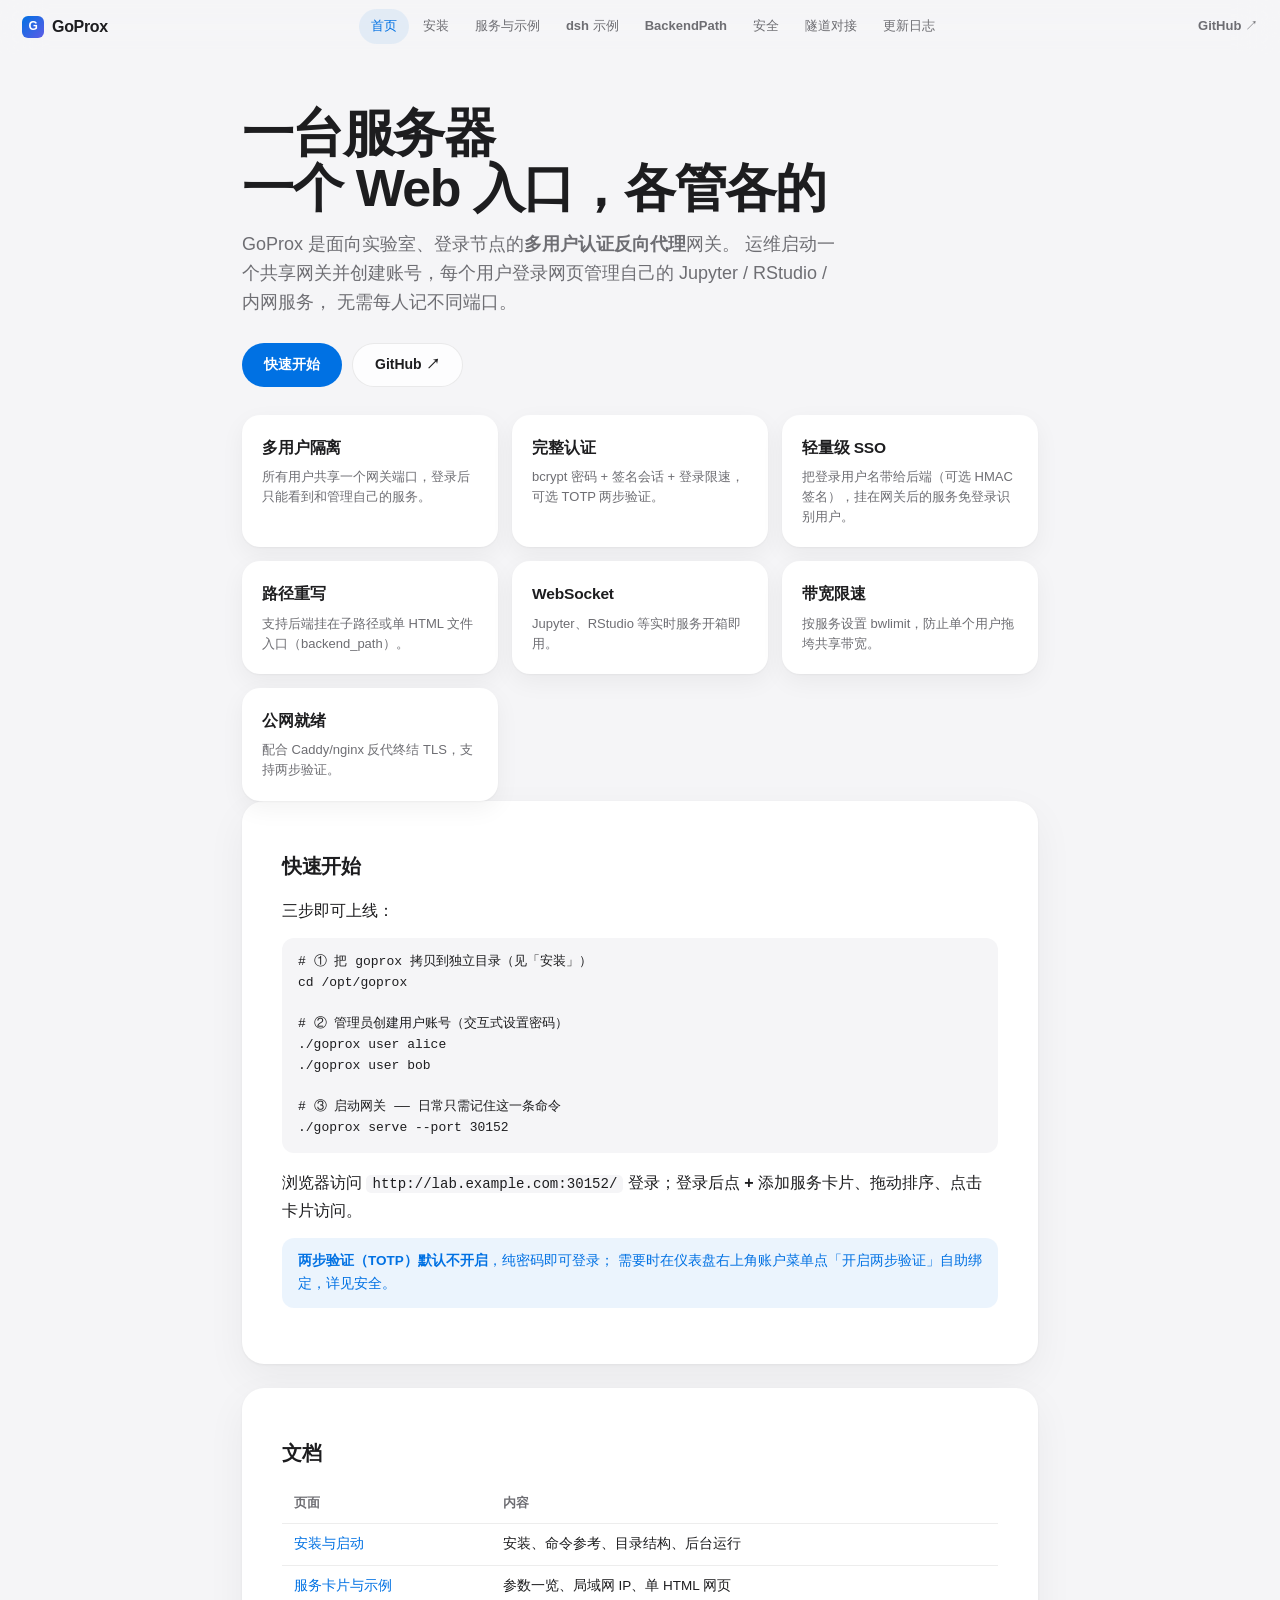
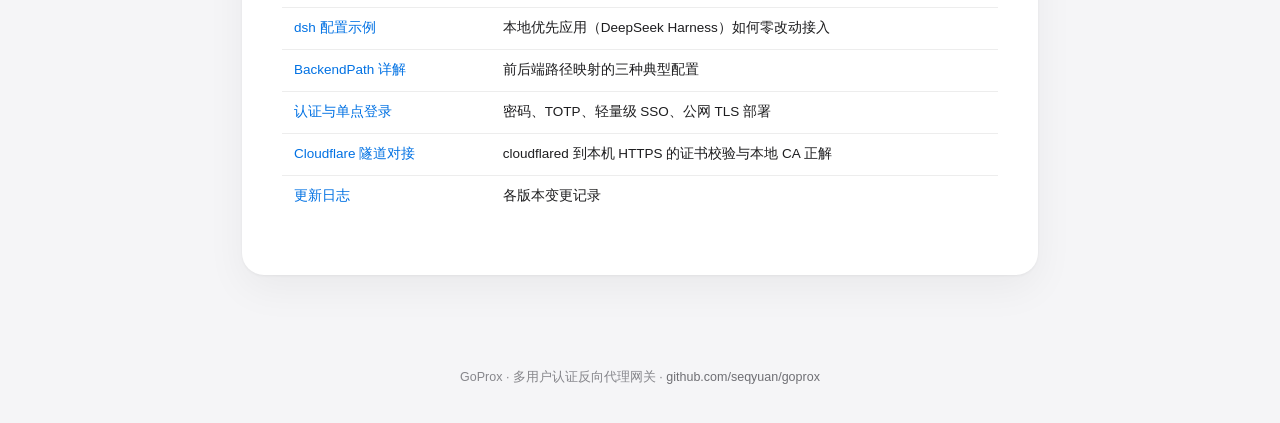
<file: site/index.html>
<!DOCTYPE html>
<html lang="zh-CN">
<head>
  <meta charset="UTF-8">
  <meta name="viewport" content="width=device-width, initial-scale=1.0">
  <title>GoProx — 多用户认证反向代理网关</title>
  <meta name="description" content="一台服务器，一个 Web 入口，每人管理自己的 Jupyter / RStudio / 内网服务">
  <link rel="stylesheet" href="assets/style.css">
</head>
<body>
<header class="nav">
  <a class="brand" href="index.html"><span class="mark">G</span>GoProx</a>
  <nav class="links">
    <a href="index.html" class="active">首页</a>
    <a href="install.html">安装</a>
    <a href="services.html">服务与示例</a>
    <a href="dsh-demo.html">dsh 示例</a>
    <a href="backend-path.html">BackendPath</a>
    <a href="security.html">安全</a>
    <a href="tunnel.html">隧道对接</a>
    <a href="changelog.html">更新日志</a>
  </nav>
  <a class="gh" href="https://github.com/seqyuan/goprox" target="_blank" rel="noopener">GitHub ↗</a>
</header>

<main class="container">
  <div class="hero">
    <h1>一台服务器<br>一个 Web 入口，各管各的</h1>
    <p>GoProx 是面向实验室、登录节点的<strong>多用户认证反向代理</strong>网关。
      运维启动一个共享网关并创建账号，每个用户登录网页管理自己的 Jupyter / RStudio / 内网服务，
      无需每人记不同端口。</p>
    <div class="cta-row">
      <a class="btn btn-primary" href="install.html">快速开始</a>
      <a class="btn btn-secondary" href="https://github.com/seqyuan/goprox" target="_blank" rel="noopener">GitHub ↗</a>
    </div>
  </div>

  <div class="feature-grid">
    <div class="feature"><h3>多用户隔离</h3><p>所有用户共享一个网关端口，登录后只能看到和管理自己的服务。</p></div>
    <div class="feature"><h3>完整认证</h3><p>bcrypt 密码 + 签名会话 + 登录限速，可选 TOTP 两步验证。</p></div>
    <div class="feature"><h3>轻量级 SSO</h3><p>把登录用户名带给后端（可选 HMAC 签名），挂在网关后的服务免登录识别用户。</p></div>
    <div class="feature"><h3>路径重写</h3><p>支持后端挂在子路径或单 HTML 文件入口（backend_path）。</p></div>
    <div class="feature"><h3>WebSocket</h3><p>Jupyter、RStudio 等实时服务开箱即用。</p></div>
    <div class="feature"><h3>带宽限速</h3><p>按服务设置 bwlimit，防止单个用户拖垮共享带宽。</p></div>
    <div class="feature"><h3>公网就绪</h3><p>配合 Caddy/nginx 反代终结 TLS，支持两步验证。</p></div>
  </div>

  <div class="card">
    <h2>快速开始</h2>
    <p>三步即可上线：</p>
    <pre># ① 把 goprox 拷贝到独立目录（见「安装」）
cd /opt/goprox

# ② 管理员创建用户账号（交互式设置密码）
./goprox user alice
./goprox user bob

# ③ 启动网关 —— 日常只需记住这一条命令
./goprox serve --port 30152</pre>
    <p>浏览器访问 <code>http://lab.example.com:30152/</code> 登录；登录后点 <strong>+</strong>
      添加服务卡片、拖动排序、点击卡片访问。</p>
    <div class="note"><strong>两步验证（TOTP）默认不开启</strong>，纯密码即可登录；
      需要时在仪表盘右上角账户菜单点「开启两步验证」自助绑定，详见<a href="security.html">安全</a>。</div>
  </div>

  <div class="card">
    <h2>文档</h2>
    <table>
      <tr><th>页面</th><th>内容</th></tr>
      <tr><td><a href="install.html">安装与启动</a></td><td>安装、命令参考、目录结构、后台运行</td></tr>
      <tr><td><a href="services.html">服务卡片与示例</a></td><td>参数一览、局域网 IP、单 HTML 网页</td></tr>
      <tr><td><a href="dsh-demo.html">dsh 配置示例</a></td><td>本地优先应用（DeepSeek Harness）如何零改动接入</td></tr>
      <tr><td><a href="backend-path.html">BackendPath 详解</a></td><td>前后端路径映射的三种典型配置</td></tr>
      <tr><td><a href="security.html">认证与单点登录</a></td><td>密码、TOTP、轻量级 SSO、公网 TLS 部署</td></tr>
      <tr><td><a href="tunnel.html">Cloudflare 隧道对接</a></td><td>cloudflared 到本机 HTTPS 的证书校验与本地 CA 正解</td></tr>
      <tr><td><a href="changelog.html">更新日志</a></td><td>各版本变更记录</td></tr>
    </table>
  </div>
</main>

<footer class="footer">
  GoProx · 多用户认证反向代理网关 ·
  <a href="https://github.com/seqyuan/goprox" target="_blank" rel="noopener">github.com/seqyuan/goprox</a>
</footer>
<script src="assets/script.js"></script>
</body>
</html>
</file>
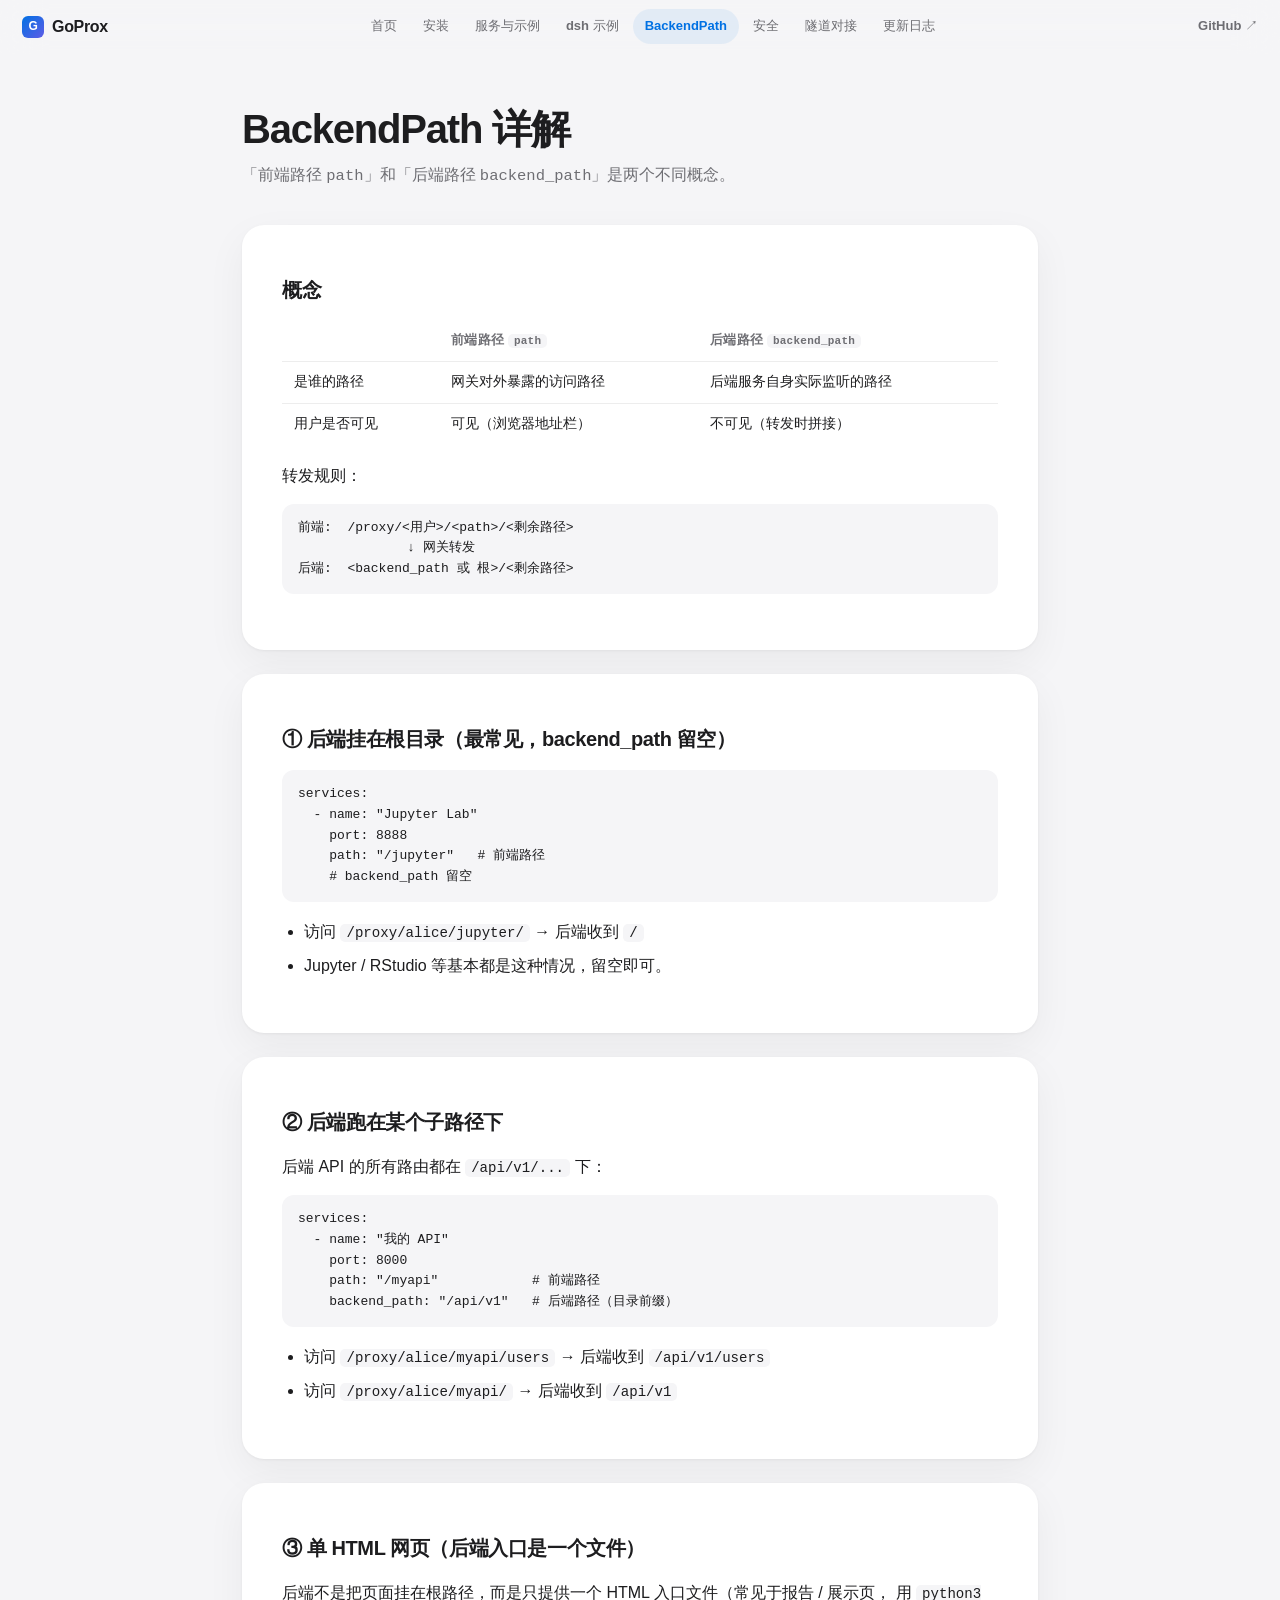
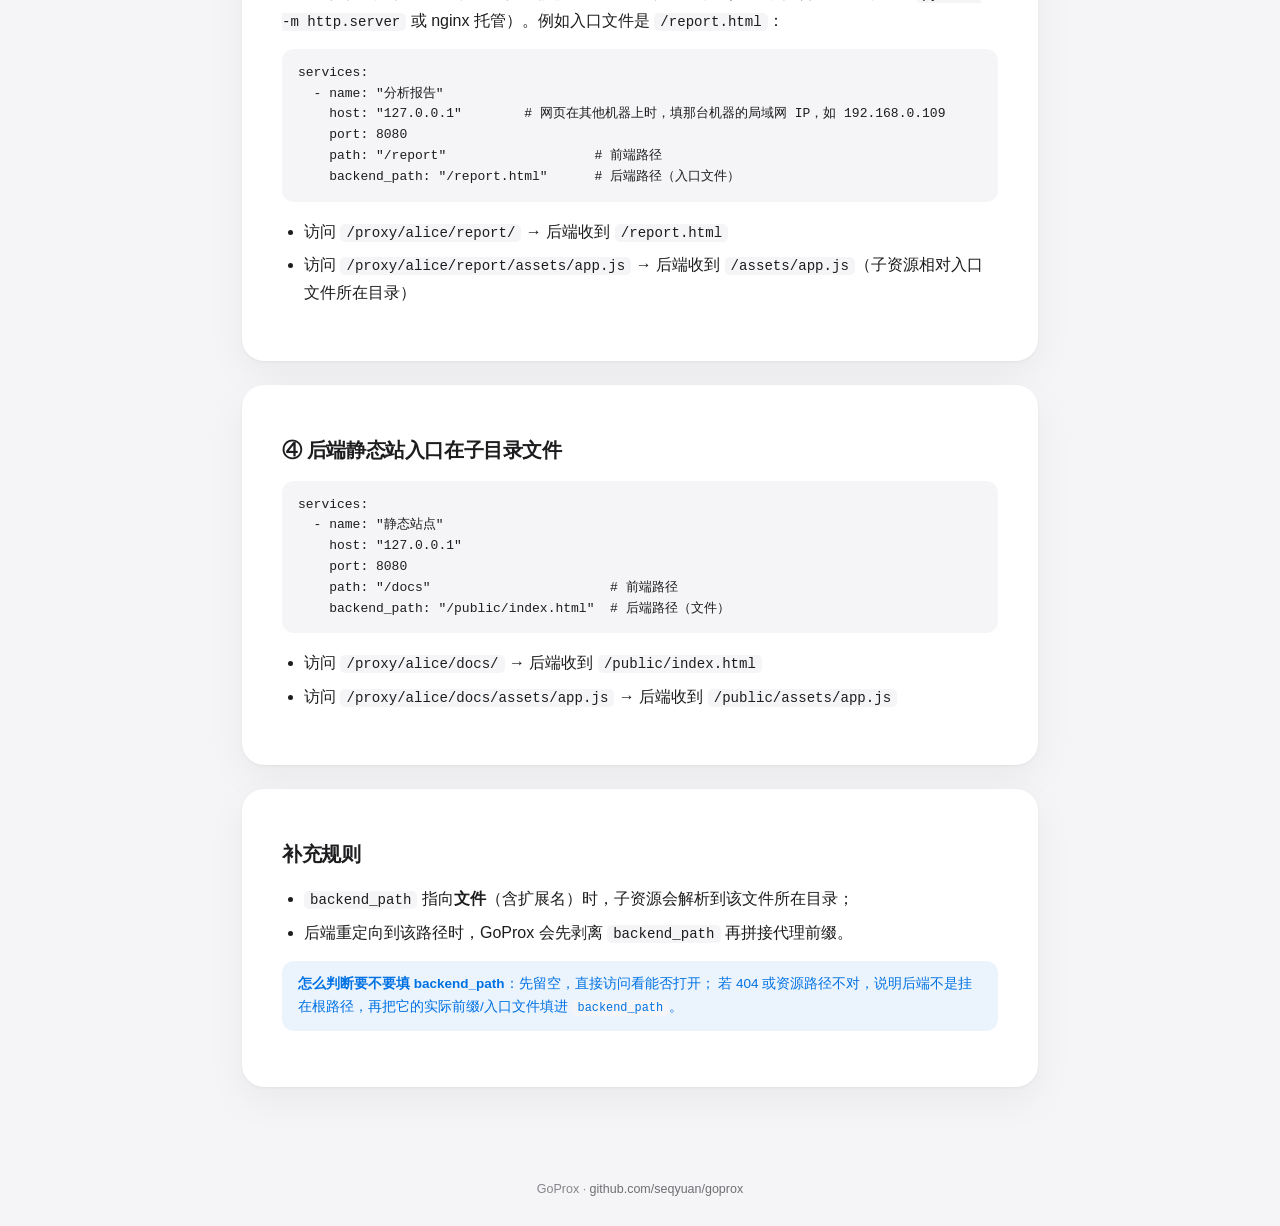
<file: site/backend-path.html>
<!DOCTYPE html>
<html lang="zh-CN">
<head>
  <meta charset="UTF-8">
  <meta name="viewport" content="width=device-width, initial-scale=1.0">
  <title>BackendPath 详解 — GoProx</title>
  <link rel="stylesheet" href="assets/style.css">
</head>
<body>
<header class="nav">
  <a class="brand" href="index.html"><span class="mark">G</span>GoProx</a>
  <nav class="links">
    <a href="index.html">首页</a>
    <a href="install.html">安装</a>
    <a href="services.html">服务与示例</a>
    <a href="dsh-demo.html">dsh 示例</a>
    <a href="backend-path.html" class="active">BackendPath</a>
    <a href="security.html">安全</a>
    <a href="tunnel.html">隧道对接</a>
    <a href="changelog.html">更新日志</a>
  </nav>
  <a class="gh" href="https://github.com/seqyuan/goprox" target="_blank" rel="noopener">GitHub ↗</a>
</header>

<main class="container">
  <h1 class="page-title">BackendPath 详解</h1>
  <p class="page-sub">「前端路径 <code>path</code>」和「后端路径 <code>backend_path</code>」是两个不同概念。</p>

  <div class="card">
    <h2>概念</h2>
    <table>
      <tr><th></th><th>前端路径 <code>path</code></th><th>后端路径 <code>backend_path</code></th></tr>
      <tr><td>是谁的路径</td><td>网关对外暴露的访问路径</td><td>后端服务自身实际监听的路径</td></tr>
      <tr><td>用户是否可见</td><td>可见（浏览器地址栏）</td><td>不可见（转发时拼接）</td></tr>
    </table>
    <p>转发规则：</p>
    <pre>前端:  /proxy/&lt;用户&gt;/&lt;path&gt;/&lt;剩余路径&gt;
              ↓ 网关转发
后端:  &lt;backend_path 或 根&gt;/&lt;剩余路径&gt;</pre>
  </div>

  <div class="card">
    <h2>① 后端挂在根目录（最常见，backend_path 留空）</h2>
    <pre>services:
  - name: "Jupyter Lab"
    port: 8888
    path: "/jupyter"   # 前端路径
    # backend_path 留空</pre>
    <ul>
      <li>访问 <code>/proxy/alice/jupyter/</code> → 后端收到 <code>/</code></li>
      <li>Jupyter / RStudio 等基本都是这种情况，留空即可。</li>
    </ul>
  </div>

  <div class="card">
    <h2>② 后端跑在某个子路径下</h2>
    <p>后端 API 的所有路由都在 <code>/api/v1/...</code> 下：</p>
    <pre>services:
  - name: "我的 API"
    port: 8000
    path: "/myapi"            # 前端路径
    backend_path: "/api/v1"   # 后端路径（目录前缀）</pre>
    <ul>
      <li>访问 <code>/proxy/alice/myapi/users</code> → 后端收到 <code>/api/v1/users</code></li>
      <li>访问 <code>/proxy/alice/myapi/</code> → 后端收到 <code>/api/v1</code></li>
    </ul>
  </div>

  <div class="card">
    <h2>③ 单 HTML 网页（后端入口是一个文件）</h2>
    <p>后端不是把页面挂在根路径，而是只提供一个 HTML 入口文件（常见于报告 / 展示页，
      用 <code>python3 -m http.server</code> 或 nginx 托管）。例如入口文件是 <code>/report.html</code>：</p>
    <pre>services:
  - name: "分析报告"
    host: "127.0.0.1"        # 网页在其他机器上时，填那台机器的局域网 IP，如 192.168.0.109
    port: 8080
    path: "/report"                   # 前端路径
    backend_path: "/report.html"      # 后端路径（入口文件）</pre>
    <ul>
      <li>访问 <code>/proxy/alice/report/</code> → 后端收到 <code>/report.html</code></li>
      <li>访问 <code>/proxy/alice/report/assets/app.js</code> → 后端收到 <code>/assets/app.js</code>（子资源相对入口文件所在目录）</li>
    </ul>
  </div>

  <div class="card">
    <h2>④ 后端静态站入口在子目录文件</h2>
    <pre>services:
  - name: "静态站点"
    host: "127.0.0.1"
    port: 8080
    path: "/docs"                       # 前端路径
    backend_path: "/public/index.html"  # 后端路径（文件）</pre>
    <ul>
      <li>访问 <code>/proxy/alice/docs/</code> → 后端收到 <code>/public/index.html</code></li>
      <li>访问 <code>/proxy/alice/docs/assets/app.js</code> → 后端收到 <code>/public/assets/app.js</code></li>
    </ul>
  </div>

  <div class="card">
    <h2>补充规则</h2>
    <ul>
      <li><code>backend_path</code> 指向<strong>文件</strong>（含扩展名）时，子资源会解析到该文件所在目录；</li>
      <li>后端重定向到该路径时，GoProx 会先剥离 <code>backend_path</code> 再拼接代理前缀。</li>
    </ul>
    <div class="note"><strong>怎么判断要不要填 backend_path</strong>：先留空，直接访问看能否打开；
      若 404 或资源路径不对，说明后端不是挂在根路径，再把它的实际前缀/入口文件填进 <code>backend_path</code>。</div>
  </div>
</main>

<footer class="footer">
  GoProx · <a href="https://github.com/seqyuan/goprox" target="_blank" rel="noopener">github.com/seqyuan/goprox</a>
</footer>
<script src="assets/script.js"></script>
</body>
</html>
</file>
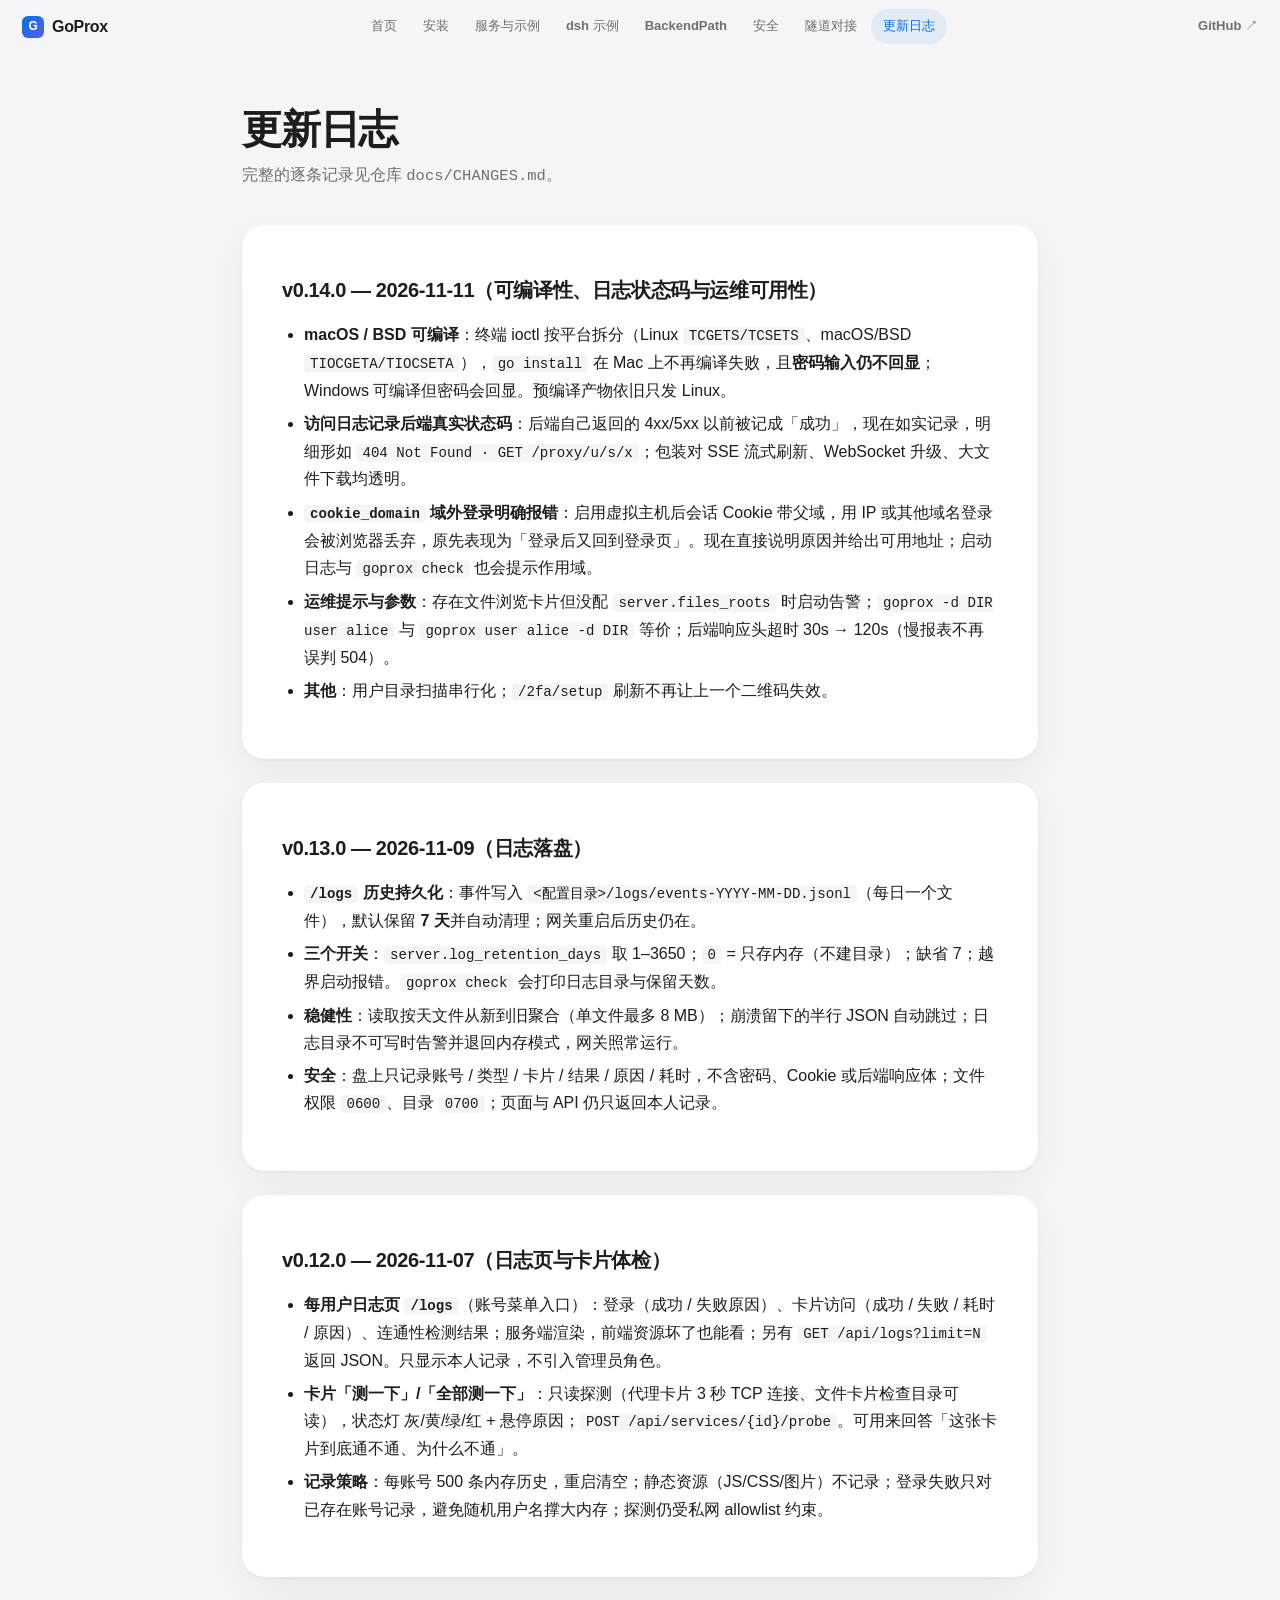
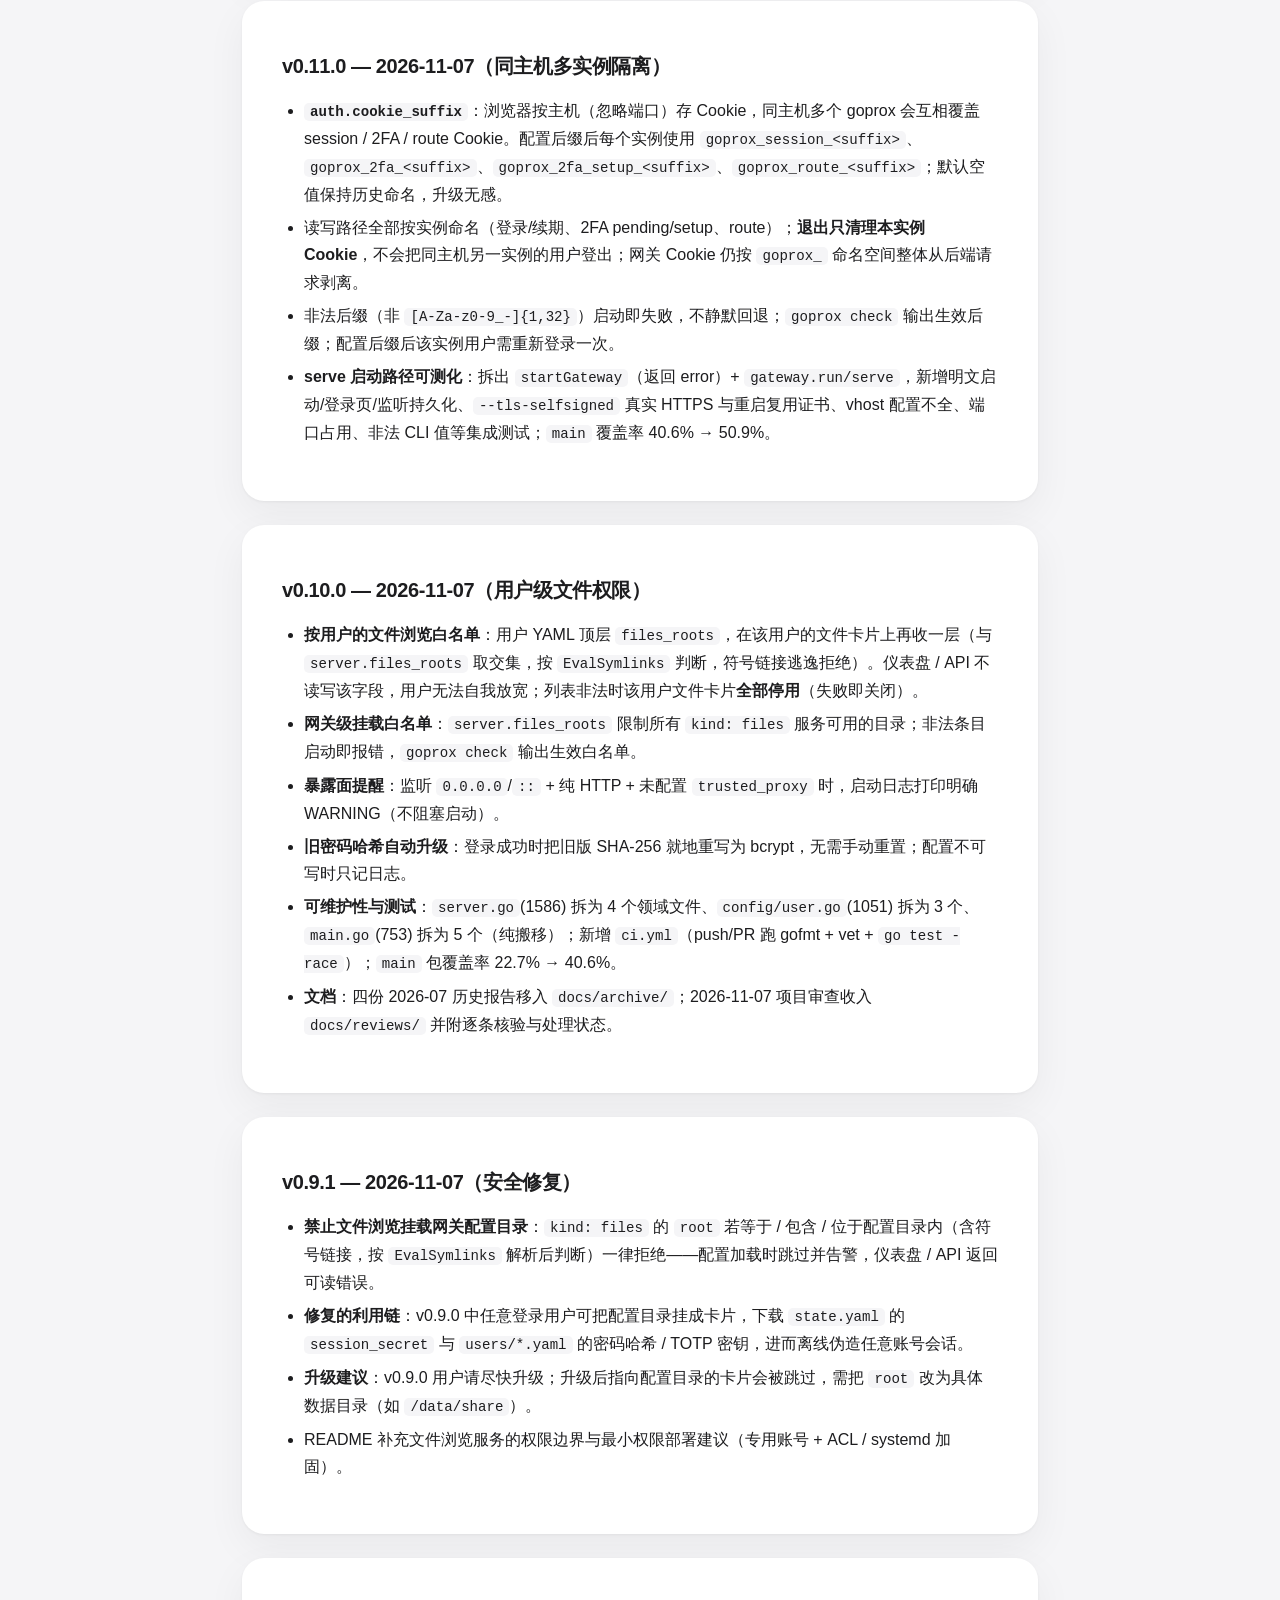
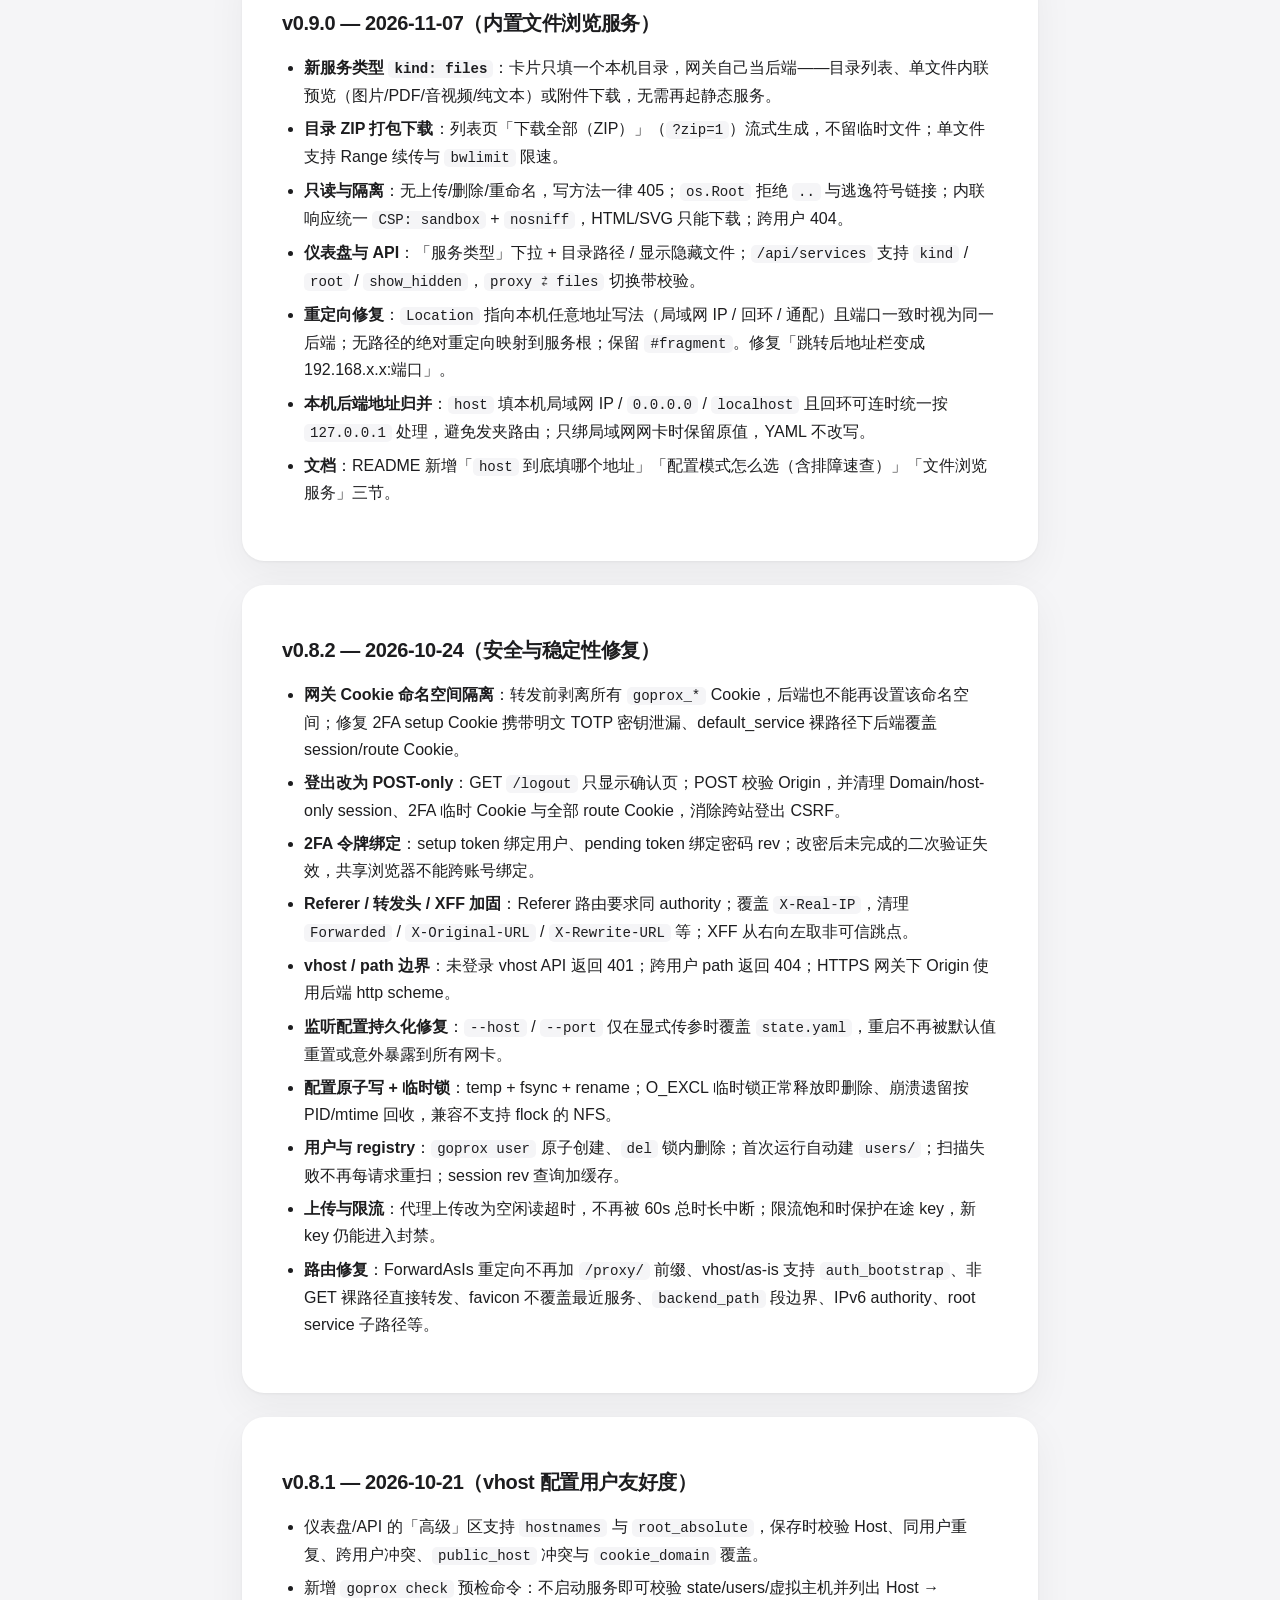
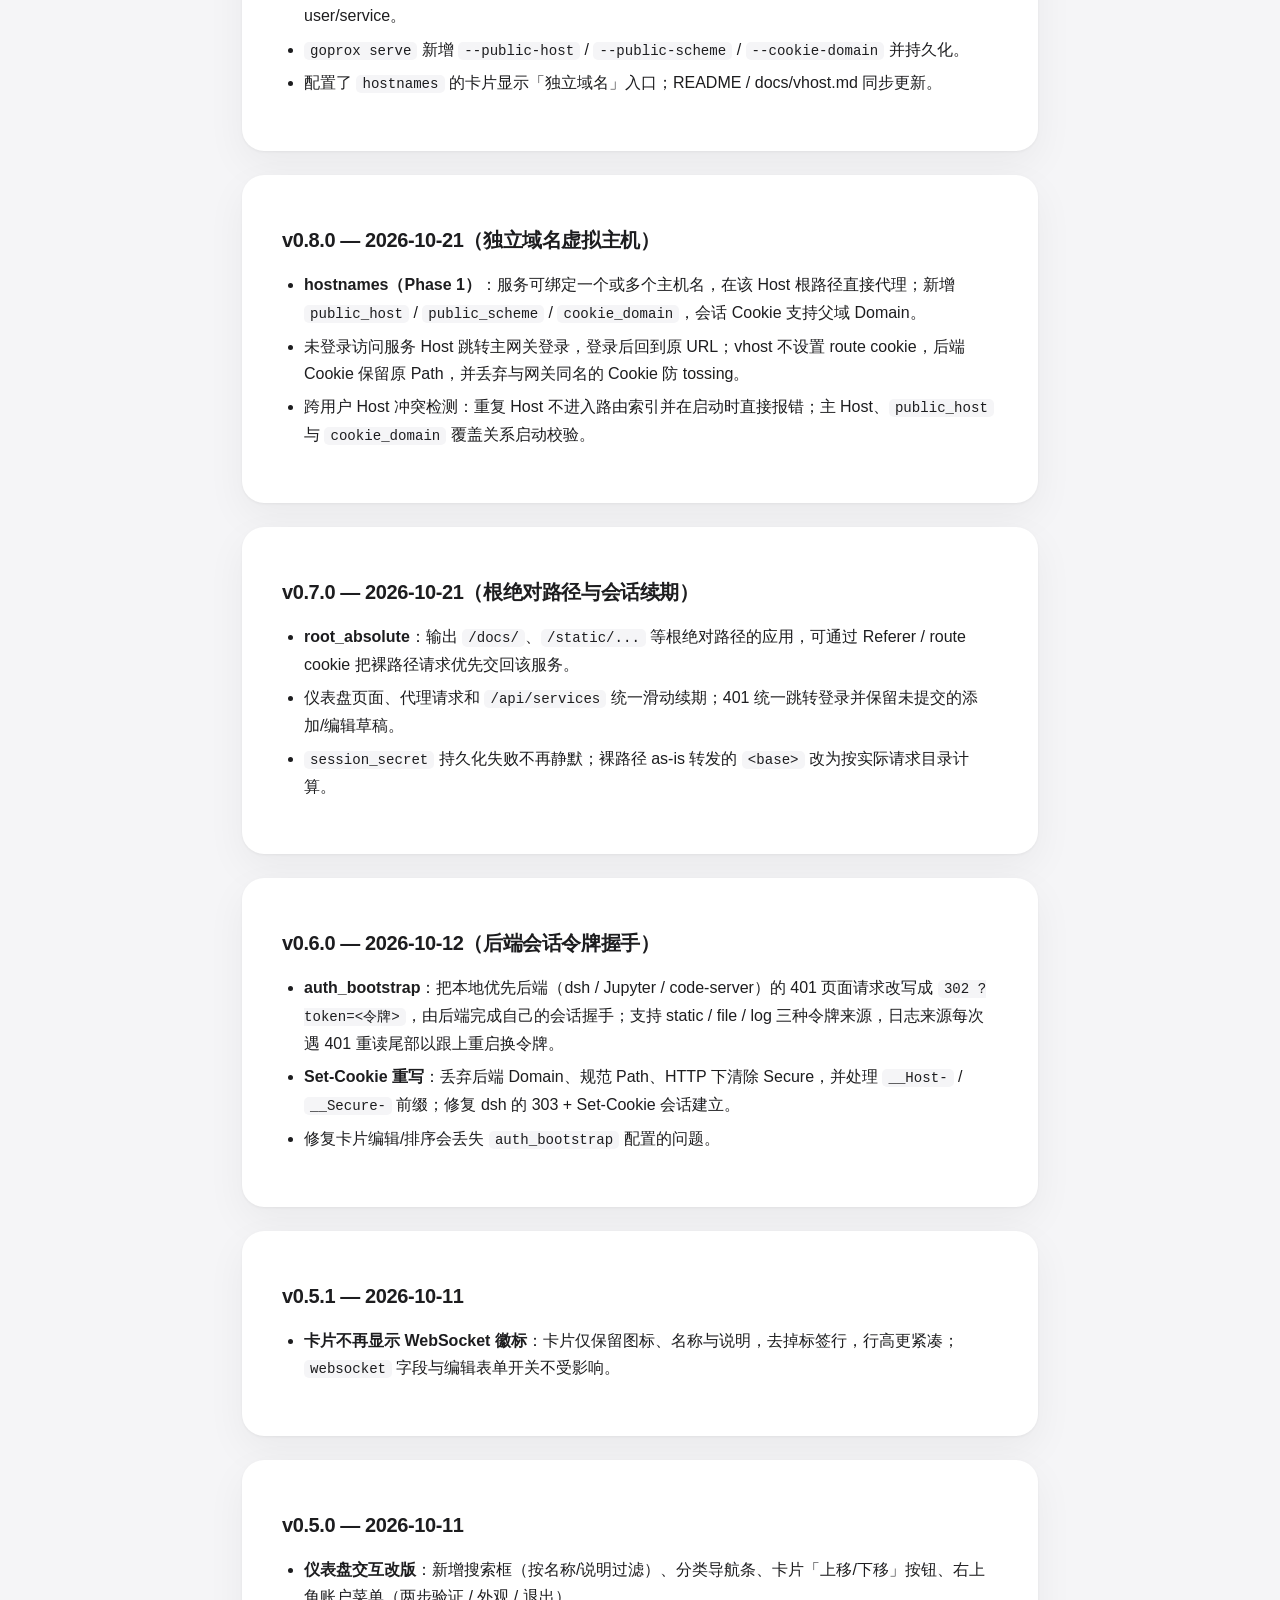
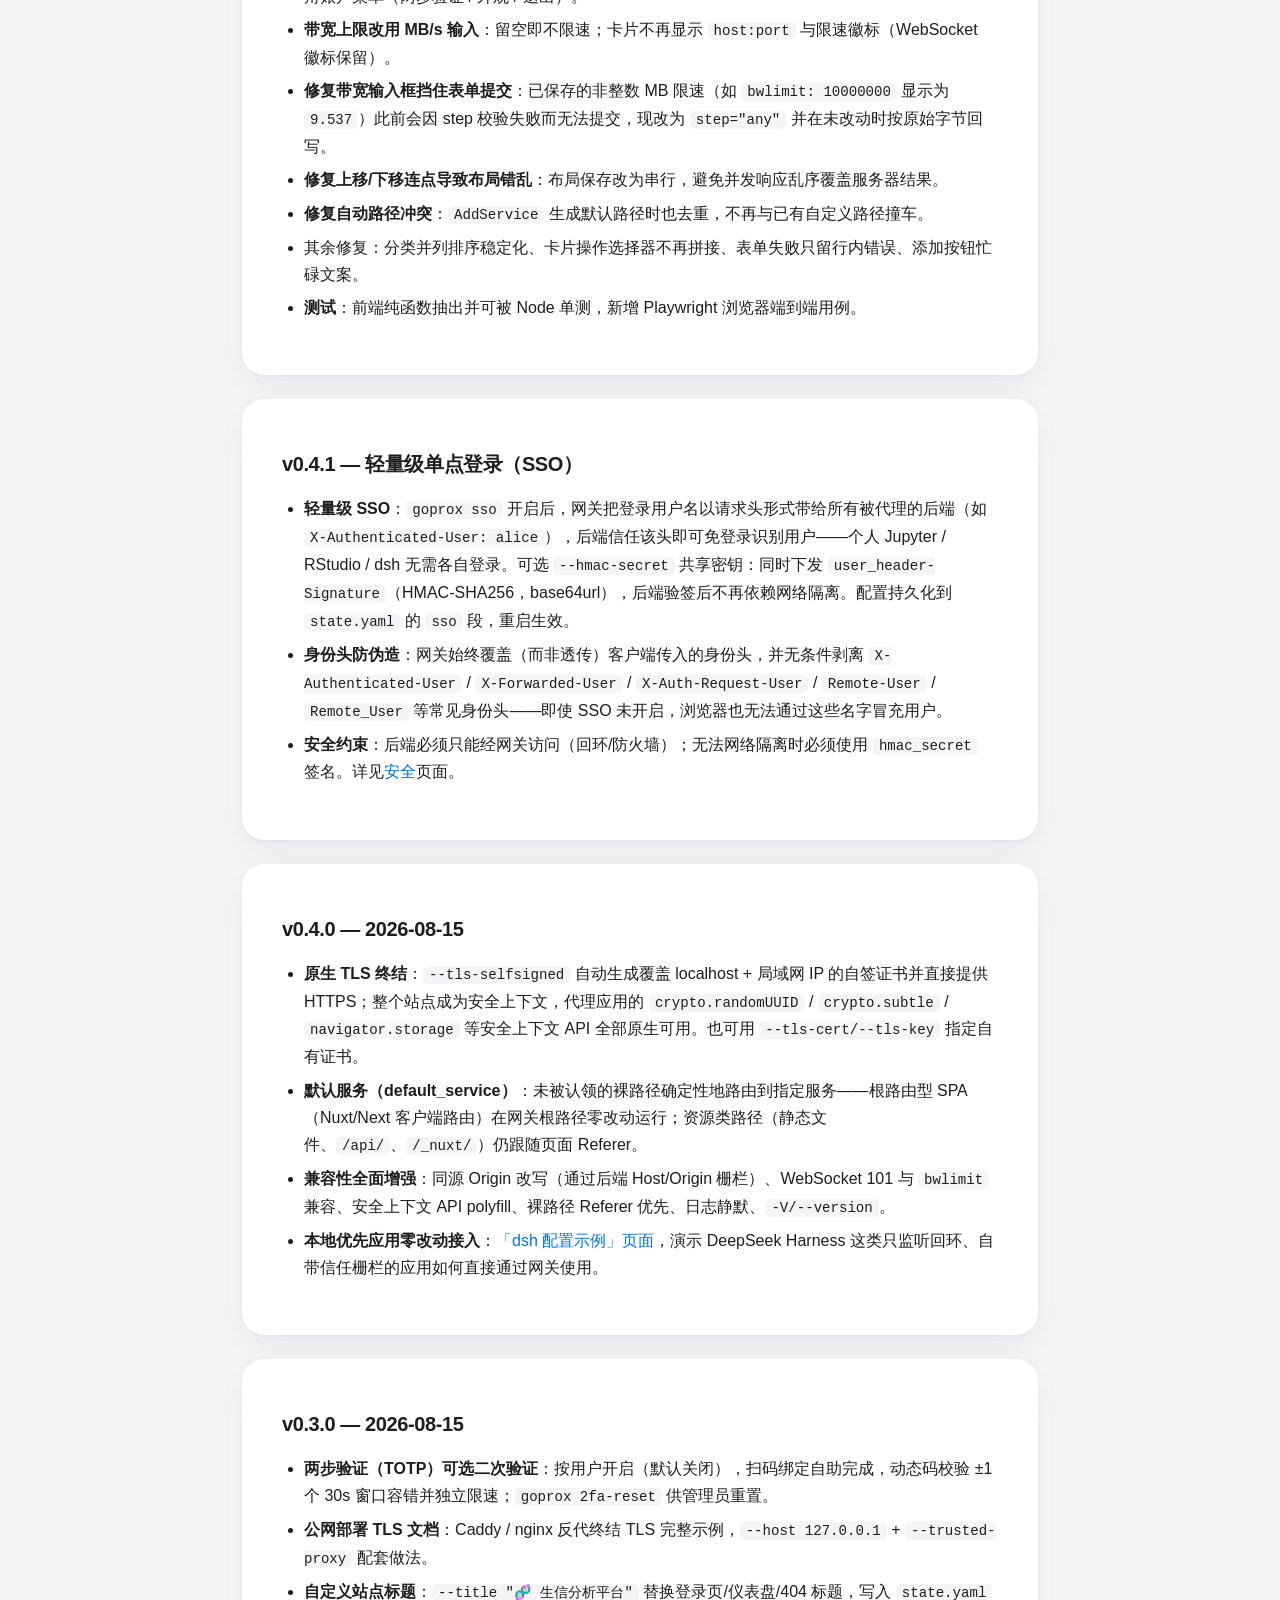
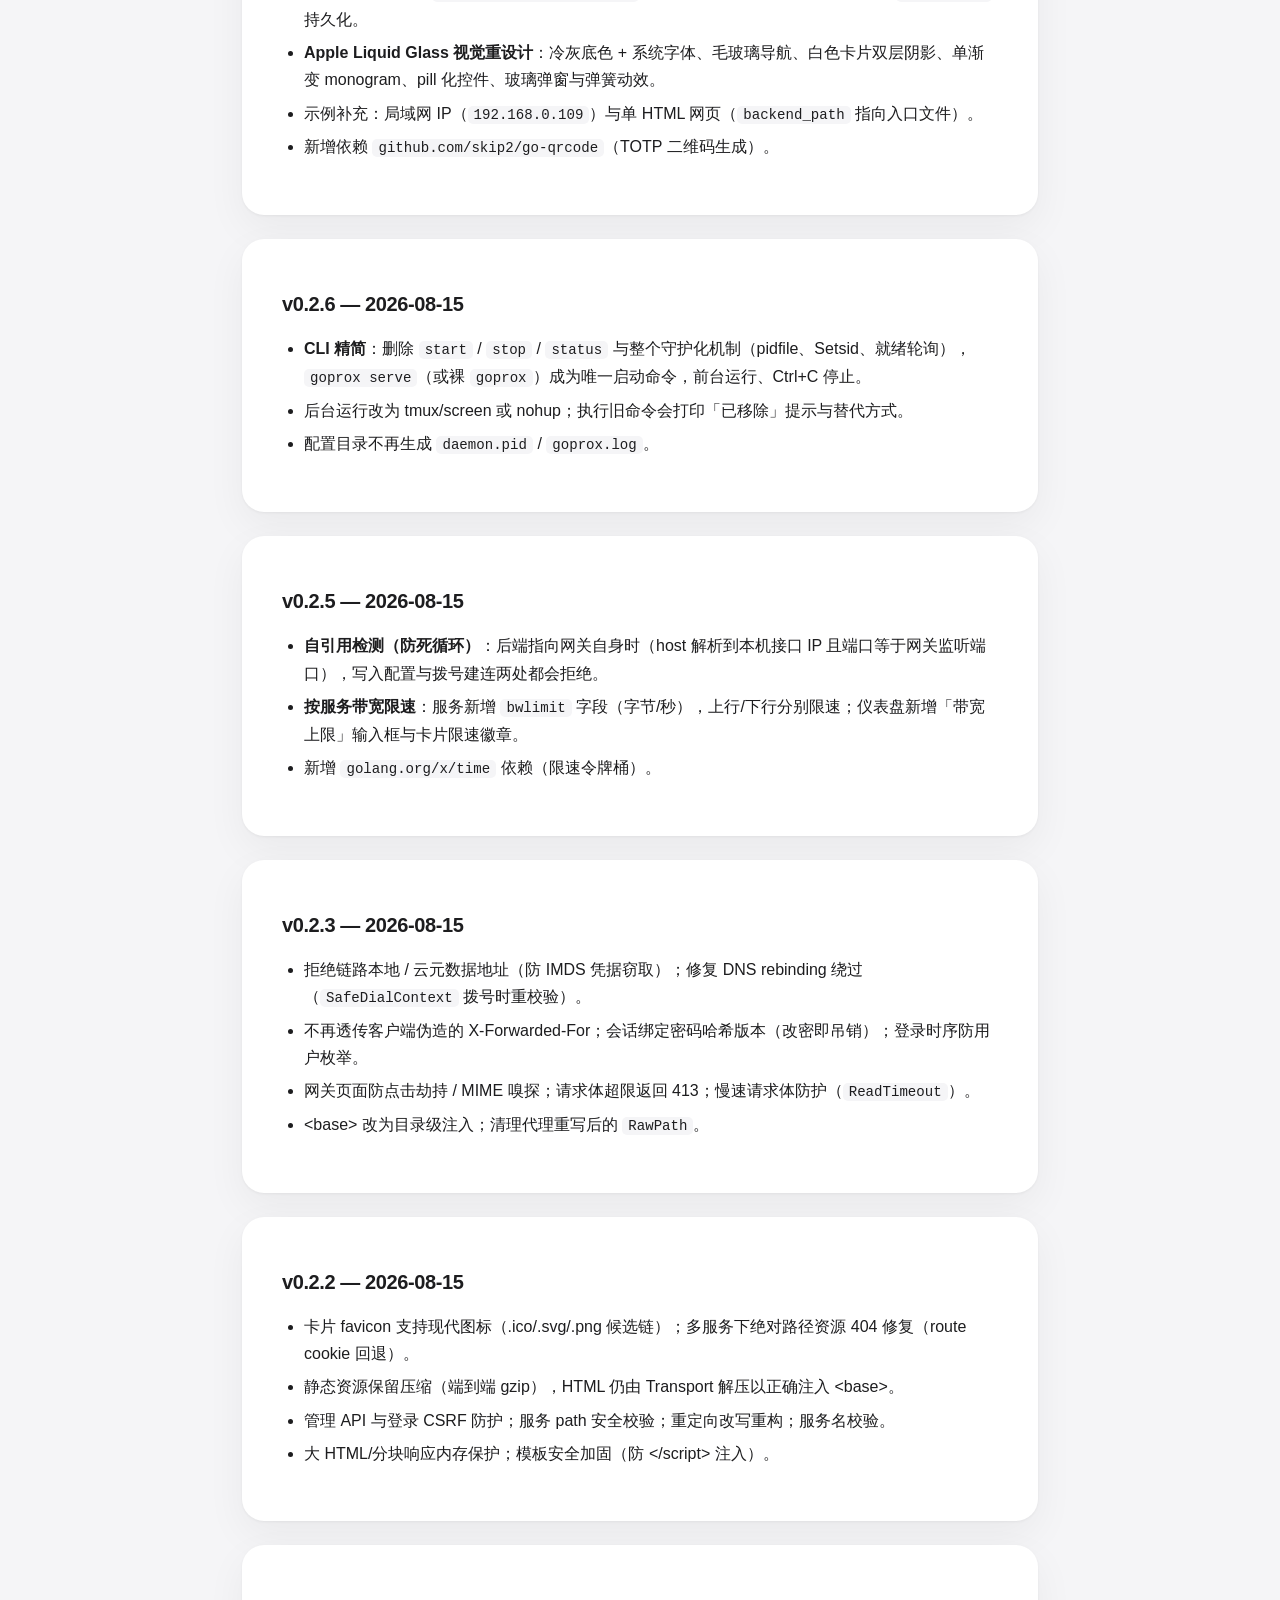
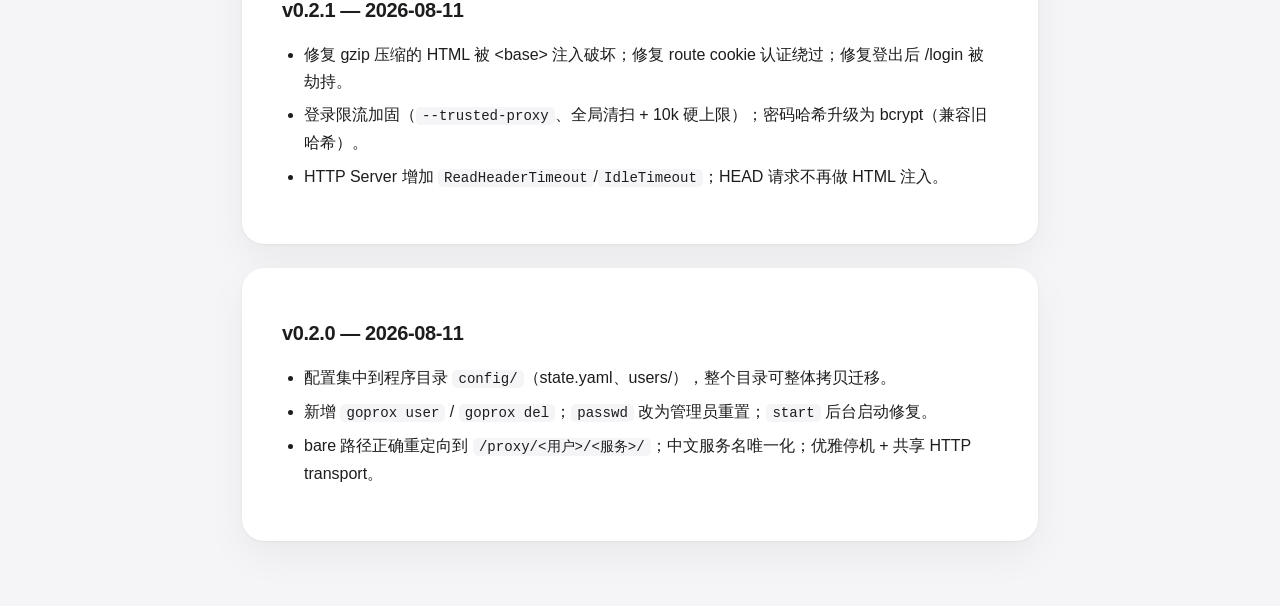
<file: site/changelog.html>
<!DOCTYPE html>
<html lang="zh-CN">
<head>
  <meta charset="UTF-8">
  <meta name="viewport" content="width=device-width, initial-scale=1.0">
  <title>更新日志 — GoProx</title>
  <link rel="stylesheet" href="assets/style.css">
</head>
<body>
<header class="nav">
  <a class="brand" href="index.html"><span class="mark">G</span>GoProx</a>
  <nav class="links">
    <a href="index.html">首页</a>
    <a href="install.html">安装</a>
    <a href="services.html">服务与示例</a>
    <a href="dsh-demo.html">dsh 示例</a>
    <a href="backend-path.html">BackendPath</a>
    <a href="security.html">安全</a>
    <a href="tunnel.html">隧道对接</a>
    <a href="changelog.html" class="active">更新日志</a>
  </nav>
  <a class="gh" href="https://github.com/seqyuan/goprox" target="_blank" rel="noopener">GitHub ↗</a>
</header>

<main class="container">
  <h1 class="page-title">更新日志</h1>
  <p class="page-sub">完整的逐条记录见仓库 <code>docs/CHANGES.md</code>。</p>

  <div class="card">
    <h2>v0.14.0 — 2026-11-11（可编译性、日志状态码与运维可用性）</h2>
    <ul>
      <li><strong>macOS / BSD 可编译</strong>：终端 ioctl 按平台拆分（Linux <code>TCGETS/TCSETS</code>、macOS/BSD <code>TIOCGETA/TIOCSETA</code>），<code>go install</code> 在 Mac 上不再编译失败，且<strong>密码输入仍不回显</strong>；Windows 可编译但密码会回显。预编译产物依旧只发 Linux。</li>
      <li><strong>访问日志记录后端真实状态码</strong>：后端自己返回的 4xx/5xx 以前被记成「成功」，现在如实记录，明细形如 <code>404 Not Found · GET /proxy/u/s/x</code>；包装对 SSE 流式刷新、WebSocket 升级、大文件下载均透明。</li>
      <li><strong><code>cookie_domain</code> 域外登录明确报错</strong>：启用虚拟主机后会话 Cookie 带父域，用 IP 或其他域名登录会被浏览器丢弃，原先表现为「登录后又回到登录页」。现在直接说明原因并给出可用地址；启动日志与 <code>goprox check</code> 也会提示作用域。</li>
      <li><strong>运维提示与参数</strong>：存在文件浏览卡片但没配 <code>server.files_roots</code> 时启动告警；<code>goprox -d DIR user alice</code> 与 <code>goprox user alice -d DIR</code> 等价；后端响应头超时 30s → 120s（慢报表不再误判 504）。</li>
      <li><strong>其他</strong>：用户目录扫描串行化；<code>/2fa/setup</code> 刷新不再让上一个二维码失效。</li>
    </ul>
  </div>

  <div class="card">
    <h2>v0.13.0 — 2026-11-09（日志落盘）</h2>
    <ul>
      <li><strong><code>/logs</code> 历史持久化</strong>：事件写入 <code>&lt;配置目录&gt;/logs/events-YYYY-MM-DD.jsonl</code>（每日一个文件），默认保留 <strong>7 天</strong>并自动清理；网关重启后历史仍在。</li>
      <li><strong>三个开关</strong>：<code>server.log_retention_days</code> 取 1–3650；<code>0</code> = 只存内存（不建目录）；缺省 7；越界启动报错。<code>goprox check</code> 会打印日志目录与保留天数。</li>
      <li><strong>稳健性</strong>：读取按天文件从新到旧聚合（单文件最多 8 MB）；崩溃留下的半行 JSON 自动跳过；日志目录不可写时告警并退回内存模式，网关照常运行。</li>
      <li><strong>安全</strong>：盘上只记录账号 / 类型 / 卡片 / 结果 / 原因 / 耗时，不含密码、Cookie 或后端响应体；文件权限 <code>0600</code>、目录 <code>0700</code>；页面与 API 仍只返回本人记录。</li>
    </ul>
  </div>

  <div class="card">
    <h2>v0.12.0 — 2026-11-07（日志页与卡片体检）</h2>
    <ul>
      <li><strong>每用户日志页 <code>/logs</code></strong>（账号菜单入口）：登录（成功 / 失败原因）、卡片访问（成功 / 失败 / 耗时 / 原因）、连通性检测结果；服务端渲染，前端资源坏了也能看；另有 <code>GET /api/logs?limit=N</code> 返回 JSON。只显示本人记录，不引入管理员角色。</li>
      <li><strong>卡片「测一下」/「全部测一下」</strong>：只读探测（代理卡片 3 秒 TCP 连接、文件卡片检查目录可读），状态灯 灰/黄/绿/红 + 悬停原因；<code>POST /api/services/{id}/probe</code>。可用来回答「这张卡片到底通不通、为什么不通」。</li>
      <li><strong>记录策略</strong>：每账号 500 条内存历史，重启清空；静态资源（JS/CSS/图片）不记录；登录失败只对已存在账号记录，避免随机用户名撑大内存；探测仍受私网 allowlist 约束。</li>
    </ul>
  </div>

  <div class="card">
    <h2>v0.11.0 — 2026-11-07（同主机多实例隔离）</h2>
    <ul>
      <li><strong><code>auth.cookie_suffix</code></strong>：浏览器按主机（忽略端口）存 Cookie，同主机多个 goprox 会互相覆盖 session / 2FA / route Cookie。配置后缀后每个实例使用 <code>goprox_session_&lt;suffix&gt;</code>、<code>goprox_2fa_&lt;suffix&gt;</code>、<code>goprox_2fa_setup_&lt;suffix&gt;</code>、<code>goprox_route_&lt;suffix&gt;</code>；默认空值保持历史命名，升级无感。</li>
      <li>读写路径全部按实例命名（登录/续期、2FA pending/setup、route）；<strong>退出只清理本实例 Cookie</strong>，不会把同主机另一实例的用户登出；网关 Cookie 仍按 <code>goprox_</code> 命名空间整体从后端请求剥离。</li>
      <li>非法后缀（非 <code>[A-Za-z0-9_-]{1,32}</code>）启动即失败，不静默回退；<code>goprox check</code> 输出生效后缀；配置后缀后该实例用户需重新登录一次。</li>
      <li><strong>serve 启动路径可测化</strong>：拆出 <code>startGateway</code>（返回 error）+ <code>gateway.run/serve</code>，新增明文启动/登录页/监听持久化、<code>--tls-selfsigned</code> 真实 HTTPS 与重启复用证书、vhost 配置不全、端口占用、非法 CLI 值等集成测试；<code>main</code> 覆盖率 40.6% → 50.9%。</li>
    </ul>
  </div>

  <div class="card">
    <h2>v0.10.0 — 2026-11-07（用户级文件权限）</h2>
    <ul>
      <li><strong>按用户的文件浏览白名单</strong>：用户 YAML 顶层 <code>files_roots</code>，在该用户的文件卡片上再收一层（与 <code>server.files_roots</code> 取交集，按 <code>EvalSymlinks</code> 判断，符号链接逃逸拒绝）。仪表盘 / API 不读写该字段，用户无法自我放宽；列表非法时该用户文件卡片<strong>全部停用</strong>（失败即关闭）。</li>
      <li><strong>网关级挂载白名单</strong>：<code>server.files_roots</code> 限制所有 <code>kind: files</code> 服务可用的目录；非法条目启动即报错，<code>goprox check</code> 输出生效白名单。</li>
      <li><strong>暴露面提醒</strong>：监听 <code>0.0.0.0</code>/<code>::</code> + 纯 HTTP + 未配置 <code>trusted_proxy</code> 时，启动日志打印明确 WARNING（不阻塞启动）。</li>
      <li><strong>旧密码哈希自动升级</strong>：登录成功时把旧版 SHA-256 就地重写为 bcrypt，无需手动重置；配置不可写时只记日志。</li>
      <li><strong>可维护性与测试</strong>：<code>server.go</code>(1586) 拆为 4 个领域文件、<code>config/user.go</code>(1051) 拆为 3 个、<code>main.go</code>(753) 拆为 5 个（纯搬移）；新增 <code>ci.yml</code>（push/PR 跑 gofmt + vet + <code>go test -race</code>）；<code>main</code> 包覆盖率 22.7% → 40.6%。</li>
      <li><strong>文档</strong>：四份 2026-07 历史报告移入 <code>docs/archive/</code>；2026-11-07 项目审查收入 <code>docs/reviews/</code> 并附逐条核验与处理状态。</li>
    </ul>
  </div>

  <div class="card">
    <h2>v0.9.1 — 2026-11-07（安全修复）</h2>
    <ul>
      <li><strong>禁止文件浏览挂载网关配置目录</strong>：<code>kind: files</code> 的 <code>root</code> 若等于 / 包含 / 位于配置目录内（含符号链接，按 <code>EvalSymlinks</code> 解析后判断）一律拒绝——配置加载时跳过并告警，仪表盘 / API 返回可读错误。</li>
      <li><strong>修复的利用链</strong>：v0.9.0 中任意登录用户可把配置目录挂成卡片，下载 <code>state.yaml</code> 的 <code>session_secret</code> 与 <code>users/*.yaml</code> 的密码哈希 / TOTP 密钥，进而离线伪造任意账号会话。</li>
      <li><strong>升级建议</strong>：v0.9.0 用户请尽快升级；升级后指向配置目录的卡片会被跳过，需把 <code>root</code> 改为具体数据目录（如 <code>/data/share</code>）。</li>
      <li>README 补充文件浏览服务的权限边界与最小权限部署建议（专用账号 + ACL / systemd 加固）。</li>
    </ul>
  </div>

  <div class="card">
    <h2>v0.9.0 — 2026-11-07（内置文件浏览服务）</h2>
    <ul>
      <li><strong>新服务类型 <code>kind: files</code></strong>：卡片只填一个本机目录，网关自己当后端——目录列表、单文件内联预览（图片/PDF/音视频/纯文本）或附件下载，无需再起静态服务。</li>
      <li><strong>目录 ZIP 打包下载</strong>：列表页「下载全部（ZIP）」（<code>?zip=1</code>）流式生成，不留临时文件；单文件支持 Range 续传与 <code>bwlimit</code> 限速。</li>
      <li><strong>只读与隔离</strong>：无上传/删除/重命名，写方法一律 405；<code>os.Root</code> 拒绝 <code>..</code> 与逃逸符号链接；内联响应统一 <code>CSP: sandbox</code> + <code>nosniff</code>，HTML/SVG 只能下载；跨用户 404。</li>
      <li><strong>仪表盘与 API</strong>：「服务类型」下拉 + 目录路径 / 显示隐藏文件；<code>/api/services</code> 支持 <code>kind</code> / <code>root</code> / <code>show_hidden</code>，<code>proxy ⇄ files</code> 切换带校验。</li>
      <li><strong>重定向修复</strong>：<code>Location</code> 指向本机任意地址写法（局域网 IP / 回环 / 通配）且端口一致时视为同一后端；无路径的绝对重定向映射到服务根；保留 <code>#fragment</code>。修复「跳转后地址栏变成 192.168.x.x:端口」。</li>
      <li><strong>本机后端地址归并</strong>：<code>host</code> 填本机局域网 IP / <code>0.0.0.0</code> / <code>localhost</code> 且回环可连时统一按 <code>127.0.0.1</code> 处理，避免发夹路由；只绑局域网网卡时保留原值，YAML 不改写。</li>
      <li><strong>文档</strong>：README 新增「<code>host</code> 到底填哪个地址」「配置模式怎么选（含排障速查）」「文件浏览服务」三节。</li>
    </ul>
  </div>

  <div class="card">
    <h2>v0.8.2 — 2026-10-24（安全与稳定性修复）</h2>
    <ul>
      <li><strong>网关 Cookie 命名空间隔离</strong>：转发前剥离所有 <code>goprox_*</code> Cookie，后端也不能再设置该命名空间；修复 2FA setup Cookie 携带明文 TOTP 密钥泄漏、default_service 裸路径下后端覆盖 session/route Cookie。</li>
      <li><strong>登出改为 POST-only</strong>：GET <code>/logout</code> 只显示确认页；POST 校验 Origin，并清理 Domain/host-only session、2FA 临时 Cookie 与全部 route Cookie，消除跨站登出 CSRF。</li>
      <li><strong>2FA 令牌绑定</strong>：setup token 绑定用户、pending token 绑定密码 rev；改密后未完成的二次验证失效，共享浏览器不能跨账号绑定。</li>
      <li><strong>Referer / 转发头 / XFF 加固</strong>：Referer 路由要求同 authority；覆盖 <code>X-Real-IP</code>，清理 <code>Forwarded</code> / <code>X-Original-URL</code> / <code>X-Rewrite-URL</code> 等；XFF 从右向左取非可信跳点。</li>
      <li><strong>vhost / path 边界</strong>：未登录 vhost API 返回 401；跨用户 path 返回 404；HTTPS 网关下 Origin 使用后端 http scheme。</li>
      <li><strong>监听配置持久化修复</strong>：<code>--host</code> / <code>--port</code> 仅在显式传参时覆盖 <code>state.yaml</code>，重启不再被默认值重置或意外暴露到所有网卡。</li>
      <li><strong>配置原子写 + 临时锁</strong>：temp + fsync + rename；O_EXCL 临时锁正常释放即删除、崩溃遗留按 PID/mtime 回收，兼容不支持 flock 的 NFS。</li>
      <li><strong>用户与 registry</strong>：<code>goprox user</code> 原子创建、<code>del</code> 锁内删除；首次运行自动建 <code>users/</code>；扫描失败不再每请求重扫；session rev 查询加缓存。</li>
      <li><strong>上传与限流</strong>：代理上传改为空闲读超时，不再被 60s 总时长中断；限流饱和时保护在途 key，新 key 仍能进入封禁。</li>
      <li><strong>路由修复</strong>：ForwardAsIs 重定向不再加 <code>/proxy/</code> 前缀、vhost/as-is 支持 <code>auth_bootstrap</code>、非 GET 裸路径直接转发、favicon 不覆盖最近服务、<code>backend_path</code> 段边界、IPv6 authority、root service 子路径等。</li>
    </ul>
  </div>

  <div class="card">
    <h2>v0.8.1 — 2026-10-21（vhost 配置用户友好度）</h2>
    <ul>
      <li>仪表盘/API 的「高级」区支持 <code>hostnames</code> 与 <code>root_absolute</code>，保存时校验 Host、同用户重复、跨用户冲突、<code>public_host</code> 冲突与 <code>cookie_domain</code> 覆盖。</li>
      <li>新增 <code>goprox check</code> 预检命令：不启动服务即可校验 state/users/虚拟主机并列出 Host → user/service。</li>
      <li><code>goprox serve</code> 新增 <code>--public-host</code> / <code>--public-scheme</code> / <code>--cookie-domain</code> 并持久化。</li>
      <li>配置了 <code>hostnames</code> 的卡片显示「独立域名」入口；README / docs/vhost.md 同步更新。</li>
    </ul>
  </div>

  <div class="card">
    <h2>v0.8.0 — 2026-10-21（独立域名虚拟主机）</h2>
    <ul>
      <li><strong>hostnames（Phase 1）</strong>：服务可绑定一个或多个主机名，在该 Host 根路径直接代理；新增 <code>public_host</code> / <code>public_scheme</code> / <code>cookie_domain</code>，会话 Cookie 支持父域 Domain。</li>
      <li>未登录访问服务 Host 跳转主网关登录，登录后回到原 URL；vhost 不设置 route cookie，后端 Cookie 保留原 Path，并丢弃与网关同名的 Cookie 防 tossing。</li>
      <li>跨用户 Host 冲突检测：重复 Host 不进入路由索引并在启动时直接报错；主 Host、<code>public_host</code> 与 <code>cookie_domain</code> 覆盖关系启动校验。</li>
    </ul>
  </div>

  <div class="card">
    <h2>v0.7.0 — 2026-10-21（根绝对路径与会话续期）</h2>
    <ul>
      <li><strong>root_absolute</strong>：输出 <code>/docs/</code>、<code>/static/...</code> 等根绝对路径的应用，可通过 Referer / route cookie 把裸路径请求优先交回该服务。</li>
      <li>仪表盘页面、代理请求和 <code>/api/services</code> 统一滑动续期；401 统一跳转登录并保留未提交的添加/编辑草稿。</li>
      <li><code>session_secret</code> 持久化失败不再静默；裸路径 as-is 转发的 <code>&lt;base&gt;</code> 改为按实际请求目录计算。</li>
    </ul>
  </div>

  <div class="card">
    <h2>v0.6.0 — 2026-10-12（后端会话令牌握手）</h2>
    <ul>
      <li><strong>auth_bootstrap</strong>：把本地优先后端（dsh / Jupyter / code-server）的 401 页面请求改写成 <code>302 ?token=&lt;令牌&gt;</code>，由后端完成自己的会话握手；支持 static / file / log 三种令牌来源，日志来源每次遇 401 重读尾部以跟上重启换令牌。</li>
      <li><strong>Set-Cookie 重写</strong>：丢弃后端 Domain、规范 Path、HTTP 下清除 Secure，并处理 <code>__Host-</code> / <code>__Secure-</code> 前缀；修复 dsh 的 303 + Set-Cookie 会话建立。</li>
      <li>修复卡片编辑/排序会丢失 <code>auth_bootstrap</code> 配置的问题。</li>
    </ul>
  </div>

  <div class="card">
    <h2>v0.5.1 — 2026-10-11</h2>
    <ul>
      <li><strong>卡片不再显示 WebSocket 徽标</strong>：卡片仅保留图标、名称与说明，去掉标签行，行高更紧凑；<code>websocket</code> 字段与编辑表单开关不受影响。</li>
    </ul>
  </div>

  <div class="card">
    <h2>v0.5.0 — 2026-10-11</h2>
    <ul>
      <li><strong>仪表盘交互改版</strong>：新增搜索框（按名称/说明过滤）、分类导航条、卡片「上移/下移」按钮、右上角账户菜单（两步验证 / 外观 / 退出）。</li>
      <li><strong>带宽上限改用 MB/s 输入</strong>：留空即不限速；卡片不再显示 <code>host:port</code> 与限速徽标（WebSocket 徽标保留）。</li>
      <li><strong>修复带宽输入框挡住表单提交</strong>：已保存的非整数 MB 限速（如 <code>bwlimit: 10000000</code> 显示为 <code>9.537</code>）此前会因 step 校验失败而无法提交，现改为 <code>step="any"</code> 并在未改动时按原始字节回写。</li>
      <li><strong>修复上移/下移连点导致布局错乱</strong>：布局保存改为串行，避免并发响应乱序覆盖服务器结果。</li>
      <li><strong>修复自动路径冲突</strong>：<code>AddService</code> 生成默认路径时也去重，不再与已有自定义路径撞车。</li>
      <li>其余修复：分类并列排序稳定化、卡片操作选择器不再拼接、表单失败只留行内错误、添加按钮忙碌文案。</li>
      <li><strong>测试</strong>：前端纯函数抽出并可被 Node 单测，新增 Playwright 浏览器端到端用例。</li>
    </ul>
  </div>

  <div class="card">
    <h2>v0.4.1 — 轻量级单点登录（SSO）</h2>
    <ul>
      <li><strong>轻量级 SSO</strong>：<code>goprox sso</code> 开启后，网关把登录用户名以请求头形式带给所有被代理的后端（如 <code>X-Authenticated-User: alice</code>），后端信任该头即可免登录识别用户——个人 Jupyter / RStudio / dsh 无需各自登录。可选 <code>--hmac-secret</code> 共享密钥：同时下发 <code>user_header-Signature</code>（HMAC-SHA256，base64url），后端验签后不再依赖网络隔离。配置持久化到 <code>state.yaml</code> 的 <code>sso</code> 段，重启生效。</li>
      <li><strong>身份头防伪造</strong>：网关始终覆盖（而非透传）客户端传入的身份头，并无条件剥离 <code>X-Authenticated-User</code> / <code>X-Forwarded-User</code> / <code>X-Auth-Request-User</code> / <code>Remote-User</code> / <code>Remote_User</code> 等常见身份头——即使 SSO 未开启，浏览器也无法通过这些名字冒充用户。</li>
      <li><strong>安全约束</strong>：后端必须只能经网关访问（回环/防火墙）；无法网络隔离时必须使用 <code>hmac_secret</code> 签名。详见<a href="security.html">安全</a>页面。</li>
    </ul>
  </div>

  <div class="card">
    <h2>v0.4.0 — 2026-08-15</h2>
    <ul>
      <li><strong>原生 TLS 终结</strong>：<code>--tls-selfsigned</code> 自动生成覆盖 localhost + 局域网 IP 的自签证书并直接提供 HTTPS；整个站点成为安全上下文，代理应用的 <code>crypto.randomUUID</code> / <code>crypto.subtle</code> / <code>navigator.storage</code> 等安全上下文 API 全部原生可用。也可用 <code>--tls-cert/--tls-key</code> 指定自有证书。</li>
      <li><strong>默认服务（default_service）</strong>：未被认领的裸路径确定性地路由到指定服务——根路由型 SPA（Nuxt/Next 客户端路由）在网关根路径零改动运行；资源类路径（静态文件、<code>/api/</code>、<code>/_nuxt/</code>）仍跟随页面 Referer。</li>
      <li><strong>兼容性全面增强</strong>：同源 Origin 改写（通过后端 Host/Origin 栅栏）、WebSocket 101 与 <code>bwlimit</code> 兼容、安全上下文 API polyfill、裸路径 Referer 优先、日志静默、<code>-V/--version</code>。</li>
      <li><strong>本地优先应用零改动接入</strong>：<a href="dsh-demo.html">「dsh 配置示例」页面</a>，演示 DeepSeek Harness 这类只监听回环、自带信任栅栏的应用如何直接通过网关使用。</li>
    </ul>
  </div>

  <div class="card">
    <h2>v0.3.0 — 2026-08-15</h2>
    <ul>
      <li><strong>两步验证（TOTP）可选二次验证</strong>：按用户开启（默认关闭），扫码绑定自助完成，动态码校验 ±1 个 30s 窗口容错并独立限速；<code>goprox 2fa-reset</code> 供管理员重置。</li>
      <li><strong>公网部署 TLS 文档</strong>：Caddy / nginx 反代终结 TLS 完整示例，<code>--host 127.0.0.1</code> + <code>--trusted-proxy</code> 配套做法。</li>
      <li><strong>自定义站点标题</strong>：<code>--title "🧬 生信分析平台"</code> 替换登录页/仪表盘/404 标题，写入 <code>state.yaml</code> 持久化。</li>
      <li><strong>Apple Liquid Glass 视觉重设计</strong>：冷灰底色 + 系统字体、毛玻璃导航、白色卡片双层阴影、单渐变 monogram、pill 化控件、玻璃弹窗与弹簧动效。</li>
      <li>示例补充：局域网 IP（<code>192.168.0.109</code>）与单 HTML 网页（<code>backend_path</code> 指向入口文件）。</li>
      <li>新增依赖 <code>github.com/skip2/go-qrcode</code>（TOTP 二维码生成）。</li>
    </ul>
  </div>

  <div class="card">
    <h2>v0.2.6 — 2026-08-15</h2>
    <ul>
      <li><strong>CLI 精简</strong>：删除 <code>start</code> / <code>stop</code> / <code>status</code> 与整个守护化机制（pidfile、Setsid、就绪轮询），<code>goprox serve</code>（或裸 <code>goprox</code>）成为唯一启动命令，前台运行、Ctrl+C 停止。</li>
      <li>后台运行改为 tmux/screen 或 nohup；执行旧命令会打印「已移除」提示与替代方式。</li>
      <li>配置目录不再生成 <code>daemon.pid</code> / <code>goprox.log</code>。</li>
    </ul>
  </div>

  <div class="card">
    <h2>v0.2.5 — 2026-08-15</h2>
    <ul>
      <li><strong>自引用检测（防死循环）</strong>：后端指向网关自身时（host 解析到本机接口 IP 且端口等于网关监听端口），写入配置与拨号建连两处都会拒绝。</li>
      <li><strong>按服务带宽限速</strong>：服务新增 <code>bwlimit</code> 字段（字节/秒），上行/下行分别限速；仪表盘新增「带宽上限」输入框与卡片限速徽章。</li>
      <li>新增 <code>golang.org/x/time</code> 依赖（限速令牌桶）。</li>
    </ul>
  </div>

  <div class="card">
    <h2>v0.2.3 — 2026-08-15</h2>
    <ul>
      <li>拒绝链路本地 / 云元数据地址（防 IMDS 凭据窃取）；修复 DNS rebinding 绕过（<code>SafeDialContext</code> 拨号时重校验）。</li>
      <li>不再透传客户端伪造的 X-Forwarded-For；会话绑定密码哈希版本（改密即吊销）；登录时序防用户枚举。</li>
      <li>网关页面防点击劫持 / MIME 嗅探；请求体超限返回 413；慢速请求体防护（<code>ReadTimeout</code>）。</li>
      <li>&lt;base&gt; 改为目录级注入；清理代理重写后的 <code>RawPath</code>。</li>
    </ul>
  </div>

  <div class="card">
    <h2>v0.2.2 — 2026-08-15</h2>
    <ul>
      <li>卡片 favicon 支持现代图标（.ico/.svg/.png 候选链）；多服务下绝对路径资源 404 修复（route cookie 回退）。</li>
      <li>静态资源保留压缩（端到端 gzip），HTML 仍由 Transport 解压以正确注入 &lt;base&gt;。</li>
      <li>管理 API 与登录 CSRF 防护；服务 path 安全校验；重定向改写重构；服务名校验。</li>
      <li>大 HTML/分块响应内存保护；模板安全加固（防 &lt;/script&gt; 注入）。</li>
    </ul>
  </div>

  <div class="card">
    <h2>v0.2.1 — 2026-08-11</h2>
    <ul>
      <li>修复 gzip 压缩的 HTML 被 &lt;base&gt; 注入破坏；修复 route cookie 认证绕过；修复登出后 /login 被劫持。</li>
      <li>登录限流加固（<code>--trusted-proxy</code>、全局清扫 + 10k 硬上限）；密码哈希升级为 bcrypt（兼容旧哈希）。</li>
      <li>HTTP Server 增加 <code>ReadHeaderTimeout</code>/<code>IdleTimeout</code>；HEAD 请求不再做 HTML 注入。</li>
    </ul>
  </div>

  <div class="card">
    <h2>v0.2.0 — 2026-08-11</h2>
    <ul>
      <li>配置集中到程序目录 <code>config/</code>（state.yaml、users/），整个目录可整体拷贝迁移。</li>
      <li>新增 <code>goprox user</code> / <code>goprox del</code>；<code>passwd</code> 改为管理员重置；<code>start</code> 后台启动修复。</li>
      <li>bare 路径正确重定向到 <code>/proxy/&lt;用户&gt;/&lt;服务&gt;/</code>；中文服务名唯一化；优雅停机 + 共享 HTTP transport。</li>
    </ul>
  </div>
</main>

<footer class="footer">
  GoProx · <a href="https://github.com/seqyuan/goprox" target="_blank" rel="noopener">github.com/seqyuan/goprox</a>
</footer>
<script src="assets/script.js"></script>
</body>
</html>
</file>
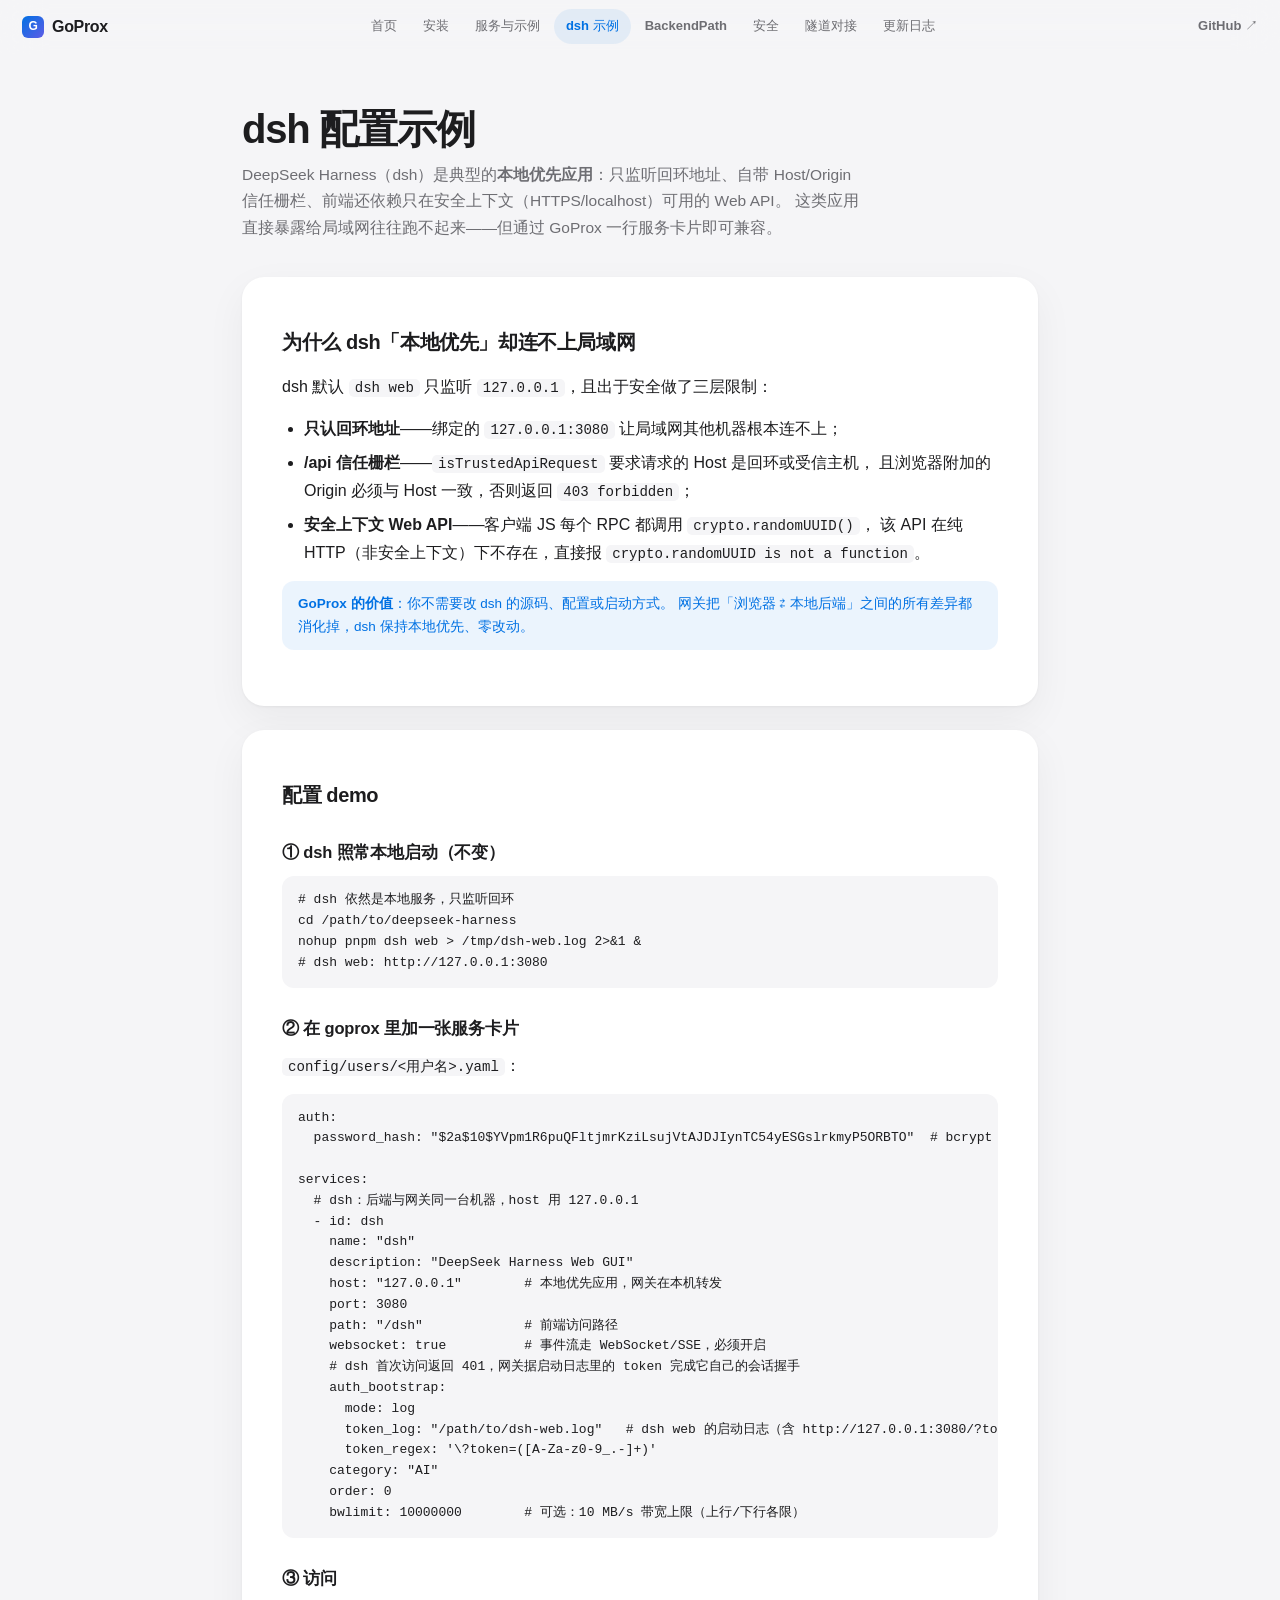
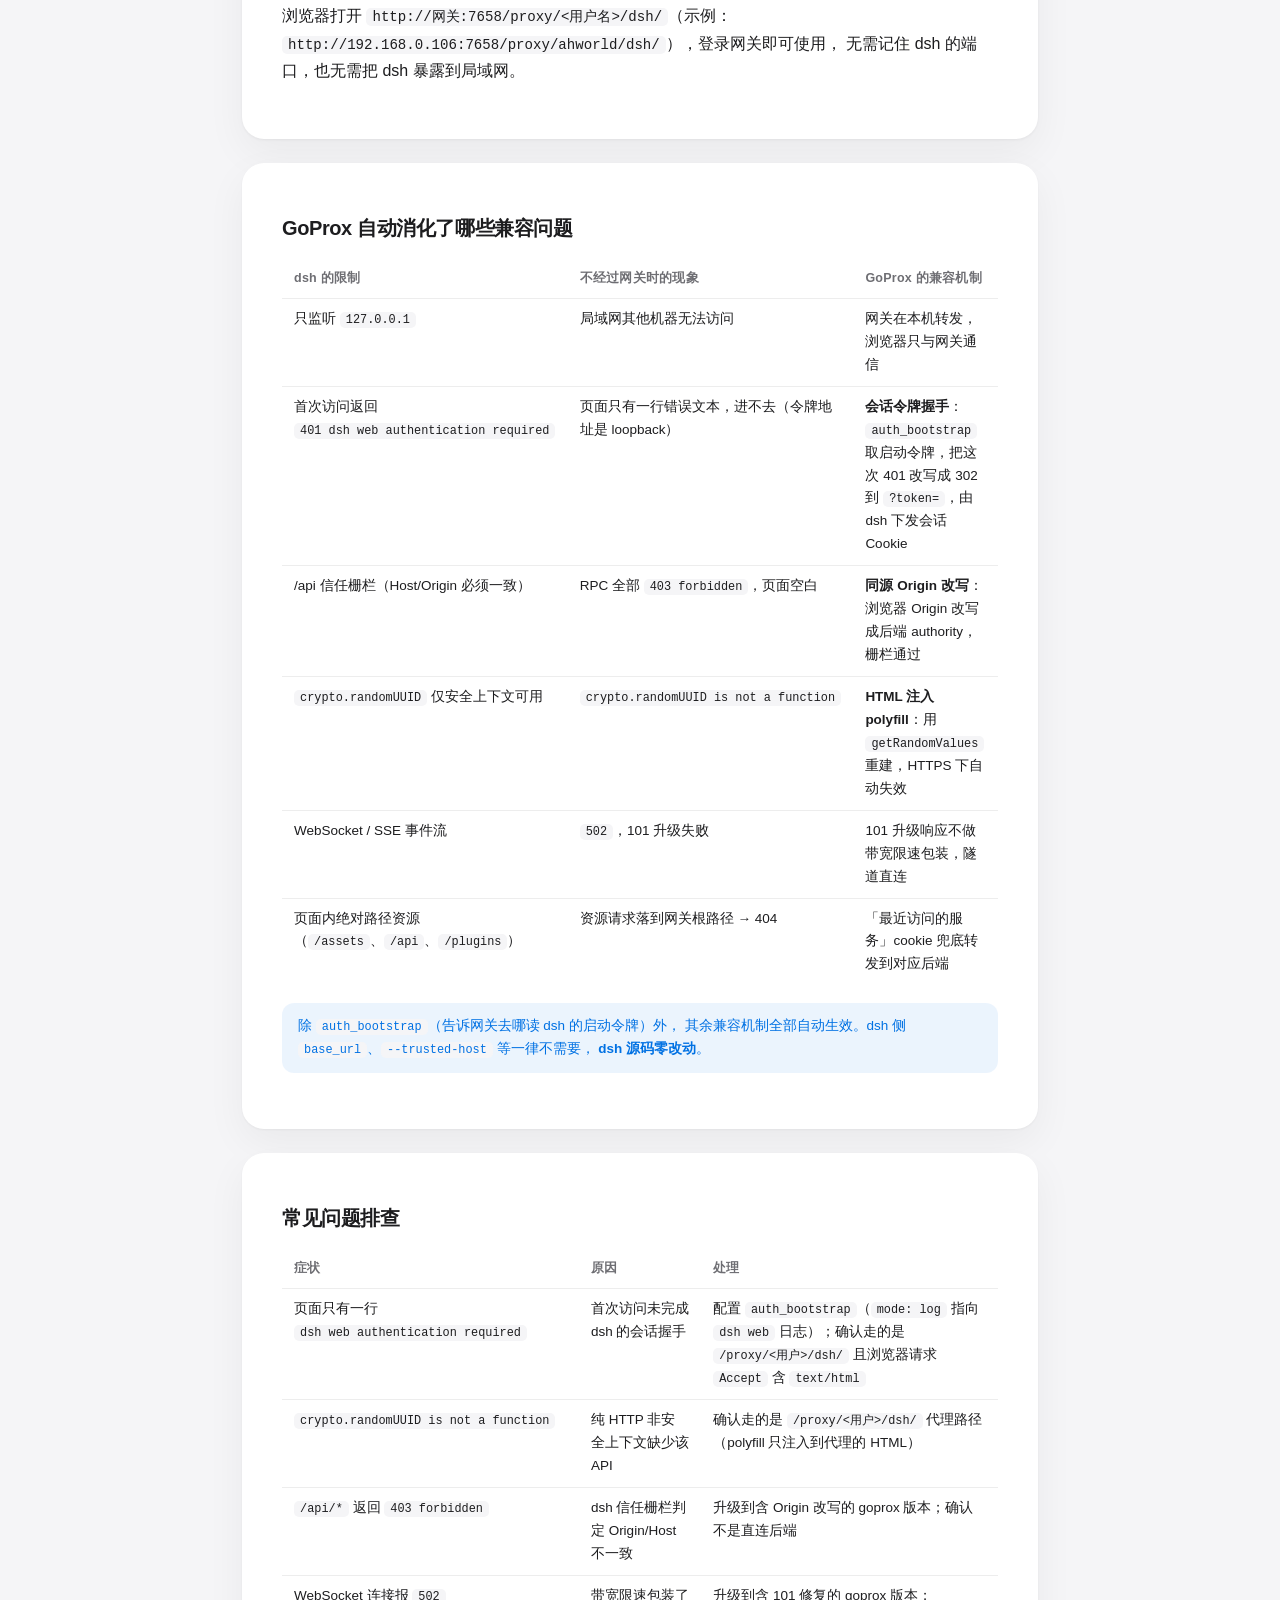
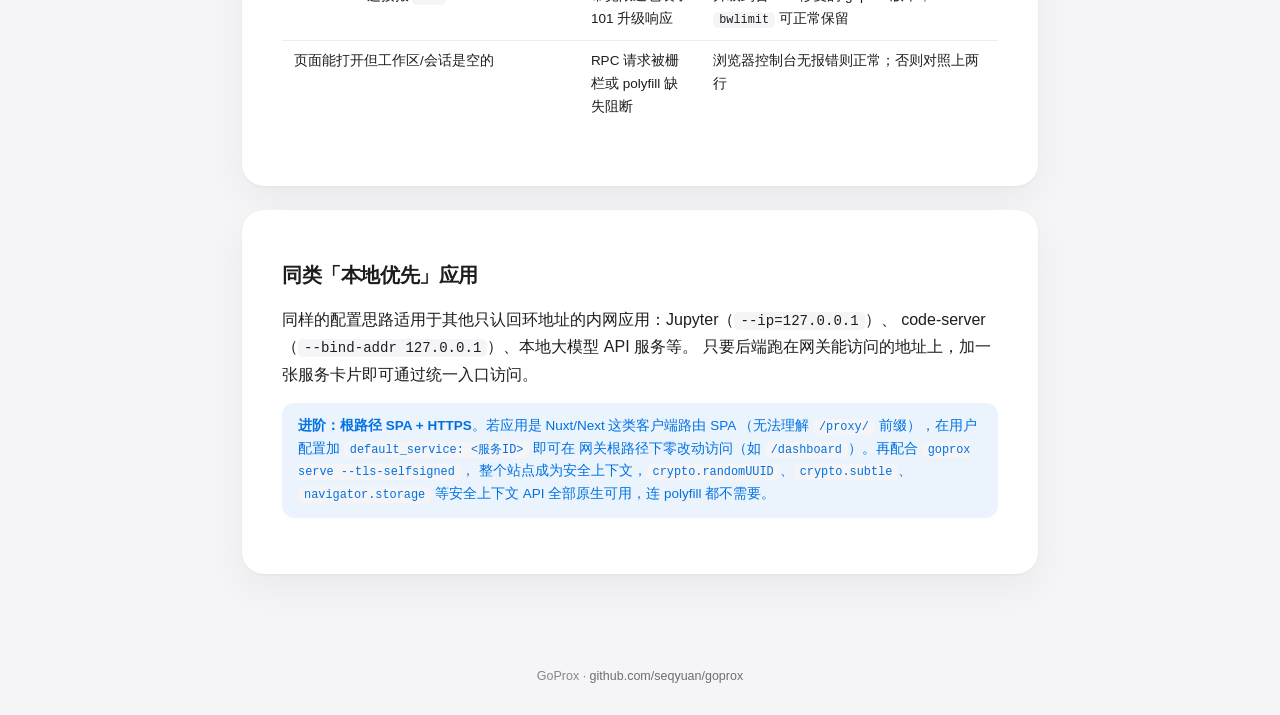
<file: site/dsh-demo.html>
<!DOCTYPE html>
<html lang="zh-CN">
<head>
  <meta charset="UTF-8">
  <meta name="viewport" content="width=device-width, initial-scale=1.0">
  <title>dsh 配置示例 — GoProx</title>
  <meta name="description" content="用 GoProx 代理本地优先（只监听 127.0.0.1）的 DeepSeek Harness（dsh），局域网直接可用">
  <link rel="stylesheet" href="assets/style.css">
</head>
<body>
<header class="nav">
  <a class="brand" href="index.html"><span class="mark">G</span>GoProx</a>
  <nav class="links">
    <a href="index.html">首页</a>
    <a href="install.html">安装</a>
    <a href="services.html">服务与示例</a>
    <a href="dsh-demo.html" class="active">dsh 示例</a>
    <a href="backend-path.html">BackendPath</a>
    <a href="security.html">安全</a>
    <a href="tunnel.html">隧道对接</a>
    <a href="changelog.html">更新日志</a>
  </nav>
  <a class="gh" href="https://github.com/seqyuan/goprox" target="_blank" rel="noopener">GitHub ↗</a>
</header>

<main class="container">
  <h1 class="page-title">dsh 配置示例</h1>
  <p class="page-sub">DeepSeek Harness（dsh）是典型的<strong>本地优先应用</strong>：只监听回环地址、自带
    Host/Origin 信任栅栏、前端还依赖只在安全上下文（HTTPS/localhost）可用的 Web API。
    这类应用直接暴露给局域网往往跑不起来——但通过 GoProx 一行服务卡片即可兼容。</p>

  <div class="card">
    <h2>为什么 dsh「本地优先」却连不上局域网</h2>
    <p>dsh 默认 <code>dsh web</code> 只监听 <code>127.0.0.1</code>，且出于安全做了三层限制：</p>
    <ul>
      <li><strong>只认回环地址</strong>——绑定的 <code>127.0.0.1:3080</code> 让局域网其他机器根本连不上；</li>
      <li><strong>/api 信任栅栏</strong>——<code>isTrustedApiRequest</code> 要求请求的 Host 是回环或受信主机，
        且浏览器附加的 Origin 必须与 Host 一致，否则返回 <code>403 forbidden</code>；</li>
      <li><strong>安全上下文 Web API</strong>——客户端 JS 每个 RPC 都调用 <code>crypto.randomUUID()</code>，
        该 API 在纯 HTTP（非安全上下文）下不存在，直接报 <code>crypto.randomUUID is not a function</code>。</li>
    </ul>
    <div class="note"><strong>GoProx 的价值</strong>：你不需要改 dsh 的源码、配置或启动方式。
      网关把「浏览器 ⇄ 本地后端」之间的所有差异都消化掉，dsh 保持本地优先、零改动。</div>
  </div>

  <div class="card">
    <h2>配置 demo</h2>
    <h3>① dsh 照常本地启动（不变）</h3>
    <pre># dsh 依然是本地服务，只监听回环
cd /path/to/deepseek-harness
nohup pnpm dsh web > /tmp/dsh-web.log 2>&1 &
# dsh web: http://127.0.0.1:3080</pre>

    <h3>② 在 goprox 里加一张服务卡片</h3>
    <p><code>config/users/&lt;用户名&gt;.yaml</code>：</p>
    <pre>auth:
  password_hash: "$2a$10$YVpm1R6puQFltjmrKziLsujVtAJDJIynTC54yESGslrkmyP5ORBTO"  # bcrypt

services:
  # dsh：后端与网关同一台机器，host 用 127.0.0.1
  - id: dsh
    name: "dsh"
    description: "DeepSeek Harness Web GUI"
    host: "127.0.0.1"        # 本地优先应用，网关在本机转发
    port: 3080
    path: "/dsh"             # 前端访问路径
    websocket: true          # 事件流走 WebSocket/SSE，必须开启
    # dsh 首次访问返回 401，网关据启动日志里的 token 完成它自己的会话握手
    auth_bootstrap:
      mode: log
      token_log: "/path/to/dsh-web.log"   # dsh web 的启动日志（含 http://127.0.0.1:3080/?token=...）
      token_regex: '\?token=([A-Za-z0-9_.-]+)'
    category: "AI"
    order: 0
    bwlimit: 10000000        # 可选：10 MB/s 带宽上限（上行/下行各限）</pre>

    <h3>③ 访问</h3>
    <p>浏览器打开 <code>http://网关:7658/proxy/&lt;用户名&gt;/dsh/</code>（示例：
      <code>http://192.168.0.106:7658/proxy/ahworld/dsh/</code>），登录网关即可使用，
      无需记住 dsh 的端口，也无需把 dsh 暴露到局域网。</p>
  </div>

  <div class="card">
    <h2>GoProx 自动消化了哪些兼容问题</h2>
    <table>
      <tr><th>dsh 的限制</th><th>不经过网关时的现象</th><th>GoProx 的兼容机制</th></tr>
      <tr>
        <td>只监听 <code>127.0.0.1</code></td>
        <td>局域网其他机器无法访问</td>
        <td>网关在本机转发，浏览器只与网关通信</td>
      </tr>
      <tr>
        <td>首次访问返回 <code>401 dsh web authentication required</code></td>
        <td>页面只有一行错误文本，进不去（令牌地址是 loopback）</td>
        <td><strong>会话令牌握手</strong>：<code>auth_bootstrap</code> 取启动令牌，把这次 401 改写成 302 到 <code>?token=</code>，由 dsh 下发会话 Cookie</td>
      </tr>
      <tr>
        <td>/api 信任栅栏（Host/Origin 必须一致）</td>
        <td>RPC 全部 <code>403 forbidden</code>，页面空白</td>
        <td><strong>同源 Origin 改写</strong>：浏览器 Origin 改写成后端 authority，栅栏通过</td>
      </tr>
      <tr>
        <td><code>crypto.randomUUID</code> 仅安全上下文可用</td>
        <td><code>crypto.randomUUID is not a function</code></td>
        <td><strong>HTML 注入 polyfill</strong>：用 <code>getRandomValues</code> 重建，HTTPS 下自动失效</td>
      </tr>
      <tr>
        <td>WebSocket / SSE 事件流</td>
        <td><code>502</code>，101 升级失败</td>
        <td>101 升级响应不做带宽限速包装，隧道直连</td>
      </tr>
      <tr>
        <td>页面内绝对路径资源（<code>/assets</code>、<code>/api</code>、<code>/plugins</code>）</td>
        <td>资源请求落到网关根路径 → 404</td>
        <td>「最近访问的服务」cookie 兜底转发到对应后端</td>
      </tr>
    </table>
    <div class="note">除 <code>auth_bootstrap</code>（告诉网关去哪读 dsh 的启动令牌）外，
      其余兼容机制全部自动生效。dsh 侧 <code>base_url</code>、<code>--trusted-host</code> 等一律不需要，
      <strong>dsh 源码零改动</strong>。</div>
  </div>

  <div class="card">
    <h2>常见问题排查</h2>
    <table>
      <tr><th>症状</th><th>原因</th><th>处理</th></tr>
      <tr><td>页面只有一行 <code>dsh web authentication required</code></td><td>首次访问未完成 dsh 的会话握手</td><td>配置 <code>auth_bootstrap</code>（<code>mode: log</code> 指向 <code>dsh web</code> 日志）；确认走的是 <code>/proxy/&lt;用户&gt;/dsh/</code> 且浏览器请求 <code>Accept</code> 含 <code>text/html</code></td></tr>
      <tr><td><code>crypto.randomUUID is not a function</code></td><td>纯 HTTP 非安全上下文缺少该 API</td><td>确认走的是 <code>/proxy/&lt;用户&gt;/dsh/</code> 代理路径（polyfill 只注入到代理的 HTML）</td></tr>
      <tr><td><code>/api/*</code> 返回 <code>403 forbidden</code></td><td>dsh 信任栅栏判定 Origin/Host 不一致</td><td>升级到含 Origin 改写的 goprox 版本；确认不是直连后端</td></tr>
      <tr><td>WebSocket 连接报 <code>502</code></td><td>带宽限速包装了 101 升级响应</td><td>升级到含 101 修复的 goprox 版本；<code>bwlimit</code> 可正常保留</td></tr>
      <tr><td>页面能打开但工作区/会话是空的</td><td>RPC 请求被栅栏或 polyfill 缺失阻断</td><td>浏览器控制台无报错则正常；否则对照上两行</td></tr>
    </table>
  </div>

  <div class="card">
    <h2>同类「本地优先」应用</h2>
    <p>同样的配置思路适用于其他只认回环地址的内网应用：Jupyter（<code>--ip=127.0.0.1</code>）、
      code-server（<code>--bind-addr 127.0.0.1</code>）、本地大模型 API 服务等。
      只要后端跑在网关能访问的地址上，加一张服务卡片即可通过统一入口访问。</p>
    <div class="note"><strong>进阶：根路径 SPA + HTTPS</strong>。若应用是 Nuxt/Next 这类客户端路由 SPA
      （无法理解 <code>/proxy/</code> 前缀），在用户配置加 <code>default_service: &lt;服务ID&gt;</code> 即可在
      网关根路径下零改动访问（如 <code>/dashboard</code>）。再配合 <code>goprox serve --tls-selfsigned</code>，
      整个站点成为安全上下文，<code>crypto.randomUUID</code>、<code>crypto.subtle</code>、
      <code>navigator.storage</code> 等安全上下文 API 全部原生可用，连 polyfill 都不需要。</div>
  </div>
</main>

<footer class="footer">
  GoProx · <a href="https://github.com/seqyuan/goprox" target="_blank" rel="noopener">github.com/seqyuan/goprox</a>
</footer>
<script src="assets/script.js"></script>
</body>
</html>
</file>
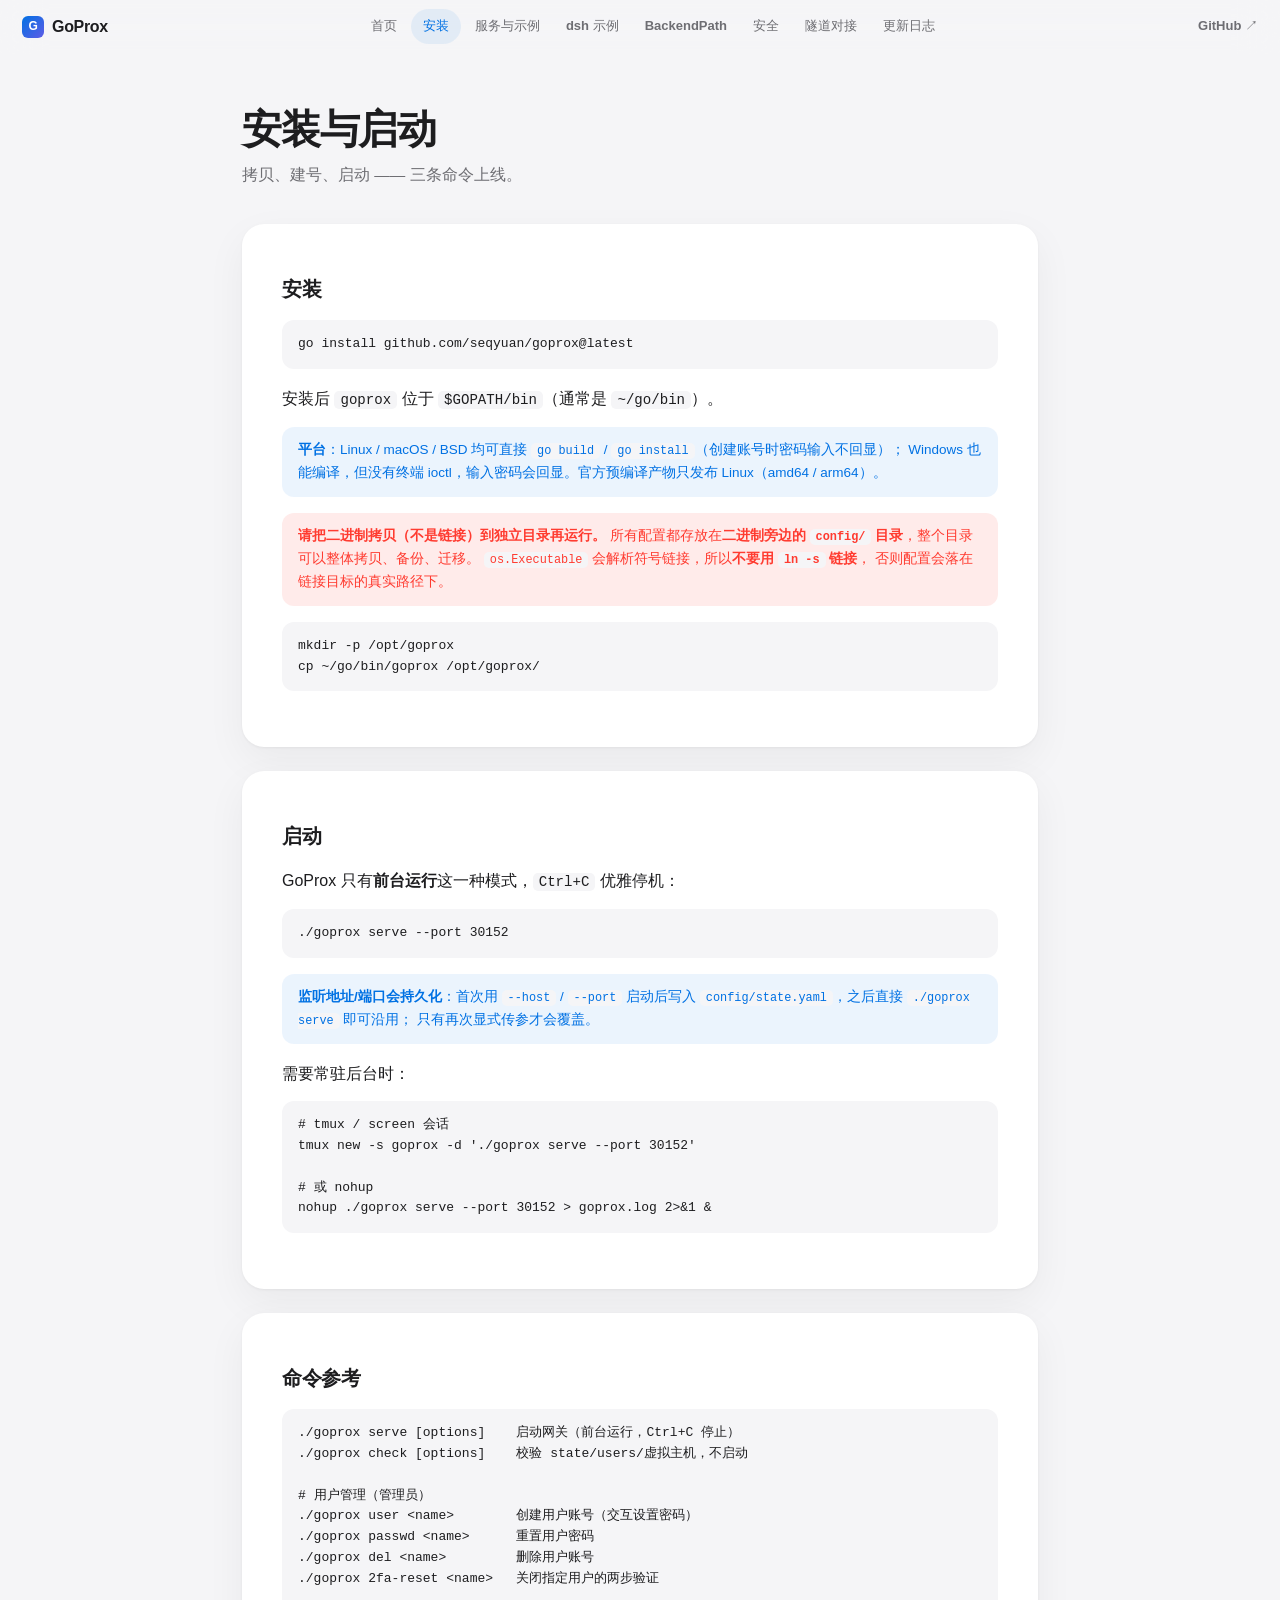
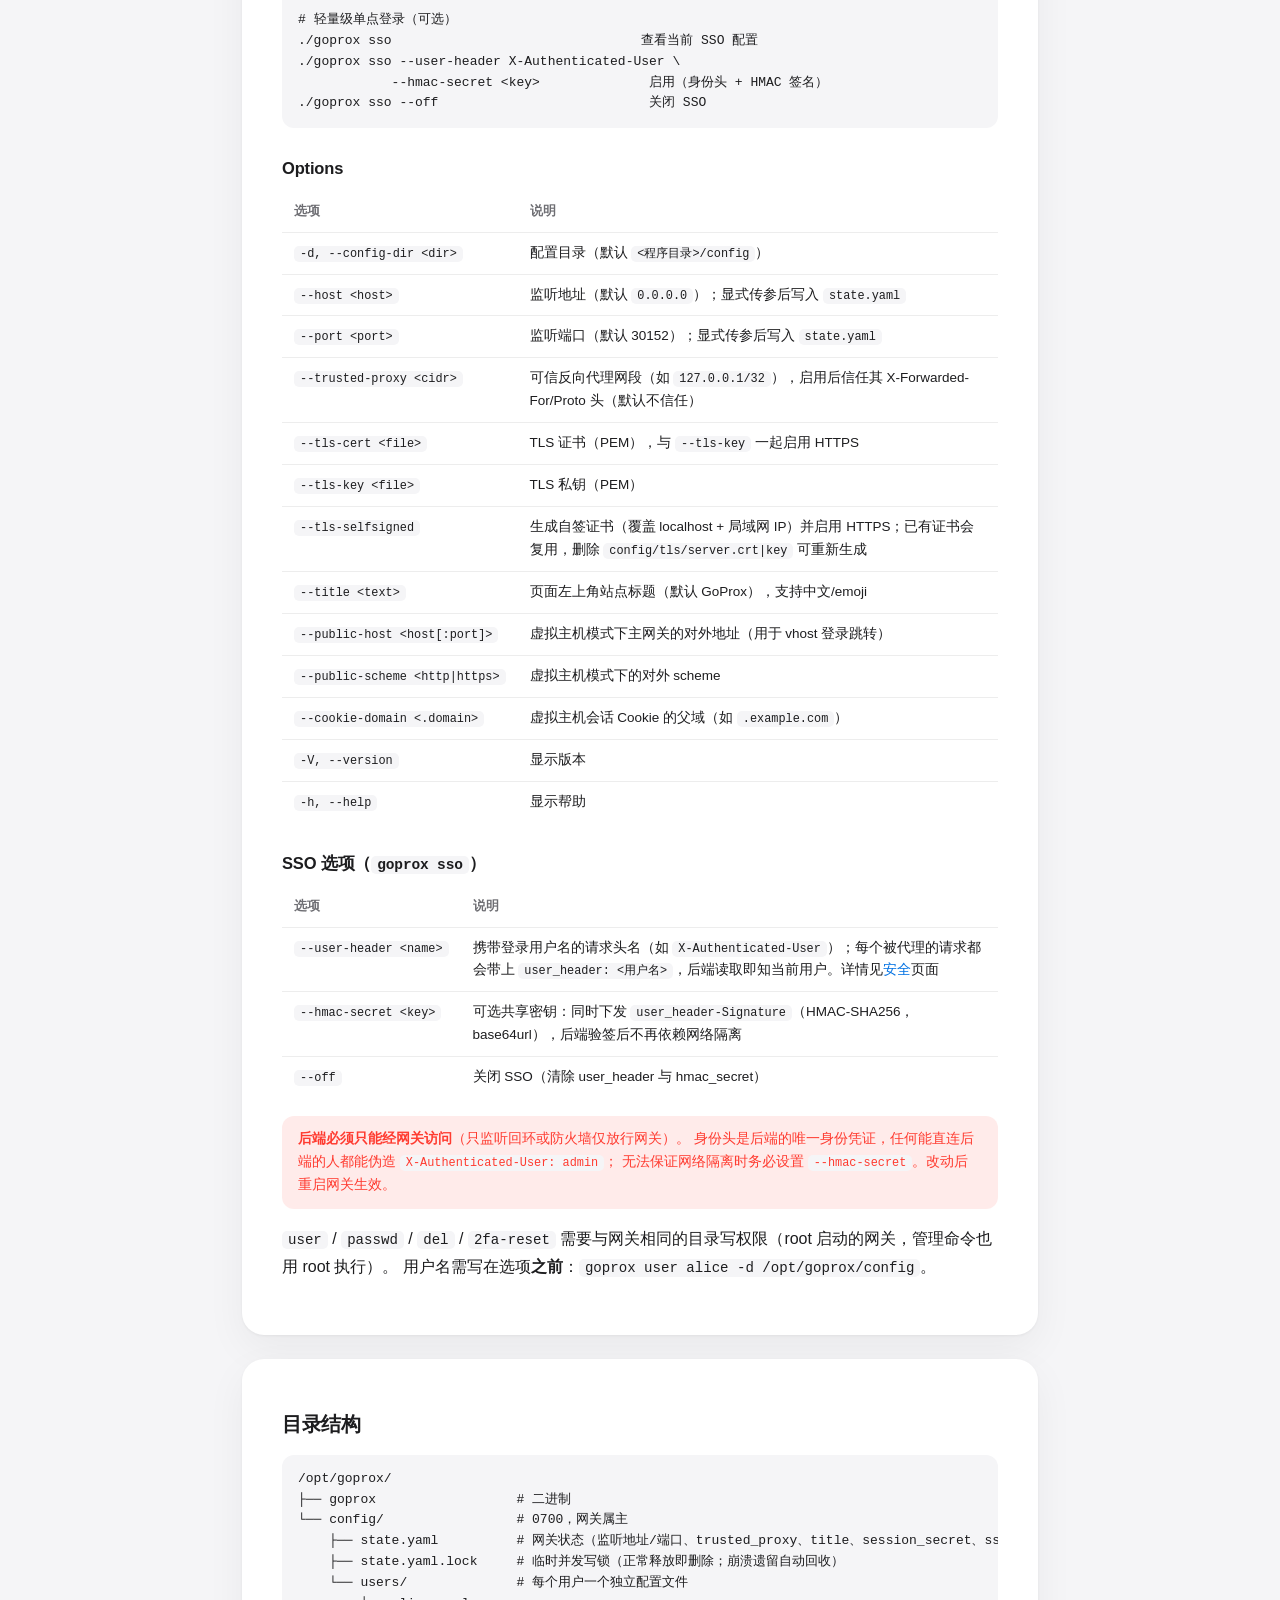
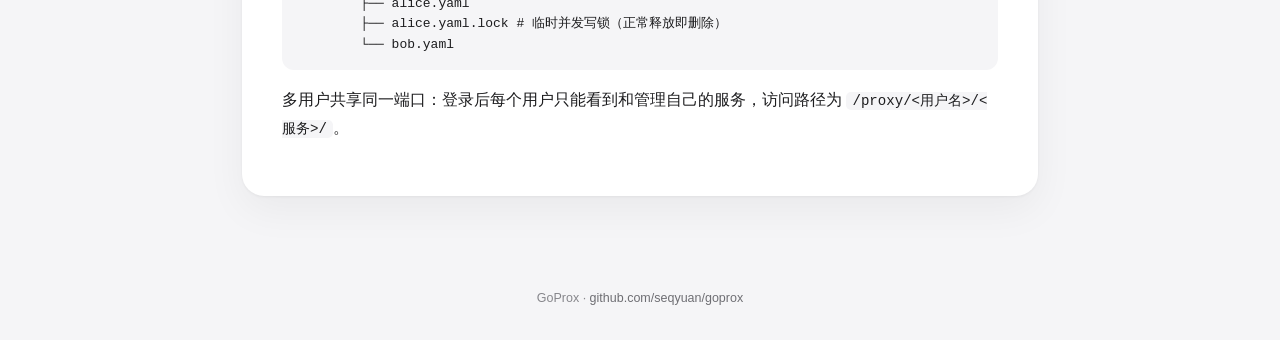
<file: site/install.html>
<!DOCTYPE html>
<html lang="zh-CN">
<head>
  <meta charset="UTF-8">
  <meta name="viewport" content="width=device-width, initial-scale=1.0">
  <title>安装与启动 — GoProx</title>
  <link rel="stylesheet" href="assets/style.css">
</head>
<body>
<header class="nav">
  <a class="brand" href="index.html"><span class="mark">G</span>GoProx</a>
  <nav class="links">
    <a href="index.html">首页</a>
    <a href="install.html" class="active">安装</a>
    <a href="services.html">服务与示例</a>
    <a href="dsh-demo.html">dsh 示例</a>
    <a href="backend-path.html">BackendPath</a>
    <a href="security.html">安全</a>
    <a href="tunnel.html">隧道对接</a>
    <a href="changelog.html">更新日志</a>
  </nav>
  <a class="gh" href="https://github.com/seqyuan/goprox" target="_blank" rel="noopener">GitHub ↗</a>
</header>

<main class="container">
  <h1 class="page-title">安装与启动</h1>
  <p class="page-sub">拷贝、建号、启动 —— 三条命令上线。</p>

  <div class="card">
    <h2>安装</h2>
    <pre>go install github.com/seqyuan/goprox@latest</pre>
    <p>安装后 <code>goprox</code> 位于 <code>$GOPATH/bin</code>（通常是 <code>~/go/bin</code>）。</p>
    <div class="note"><strong>平台</strong>：Linux / macOS / BSD 均可直接 <code>go build</code> / <code>go install</code>（创建账号时密码输入不回显）；
      Windows 也能编译，但没有终端 ioctl，输入密码会回显。官方预编译产物只发布 Linux（amd64 / arm64）。</div>
    <div class="warn"><strong>请把二进制拷贝（不是链接）到独立目录再运行。</strong>
      所有配置都存放在<strong>二进制旁边的 <code>config/</code> 目录</strong>，整个目录可以整体拷贝、备份、迁移。
      <code>os.Executable</code> 会解析符号链接，所以<strong>不要用 <code>ln -s</code> 链接</strong>，
      否则配置会落在链接目标的真实路径下。</div>
    <pre>mkdir -p /opt/goprox
cp ~/go/bin/goprox /opt/goprox/</pre>
  </div>

  <div class="card">
    <h2>启动</h2>
    <p>GoProx 只有<strong>前台运行</strong>这一种模式，<code>Ctrl+C</code> 优雅停机：</p>
    <pre>./goprox serve --port 30152</pre>
    <div class="note"><strong>监听地址/端口会持久化</strong>：首次用 <code>--host</code> / <code>--port</code>
      启动后写入 <code>config/state.yaml</code>，之后直接 <code>./goprox serve</code> 即可沿用；
      只有再次显式传参才会覆盖。</div>
    <p>需要常驻后台时：</p>
    <pre># tmux / screen 会话
tmux new -s goprox -d './goprox serve --port 30152'

# 或 nohup
nohup ./goprox serve --port 30152 > goprox.log 2>&1 &</pre>
  </div>

  <div class="card">
    <h2>命令参考</h2>
    <pre>./goprox serve [options]    启动网关（前台运行，Ctrl+C 停止）
./goprox check [options]    校验 state/users/虚拟主机，不启动

# 用户管理（管理员）
./goprox user &lt;name&gt;        创建用户账号（交互设置密码）
./goprox passwd &lt;name&gt;      重置用户密码
./goprox del &lt;name&gt;         删除用户账号
./goprox 2fa-reset &lt;name&gt;   关闭指定用户的两步验证

# 轻量级单点登录（可选）
./goprox sso                                查看当前 SSO 配置
./goprox sso --user-header X-Authenticated-User \
            --hmac-secret &lt;key&gt;              启用（身份头 + HMAC 签名）
./goprox sso --off                           关闭 SSO</pre>
    <h3>Options</h3>
    <table>
      <tr><th>选项</th><th>说明</th></tr>
      <tr><td><code>-d, --config-dir &lt;dir&gt;</code></td><td>配置目录（默认 <code>&lt;程序目录&gt;/config</code>）</td></tr>
      <tr><td><code>--host &lt;host&gt;</code></td><td>监听地址（默认 <code>0.0.0.0</code>）；显式传参后写入 <code>state.yaml</code></td></tr>
      <tr><td><code>--port &lt;port&gt;</code></td><td>监听端口（默认 30152）；显式传参后写入 <code>state.yaml</code></td></tr>
      <tr><td><code>--trusted-proxy &lt;cidr&gt;</code></td><td>可信反向代理网段（如 <code>127.0.0.1/32</code>），启用后信任其 X-Forwarded-For/Proto 头（默认不信任）</td></tr>
      <tr><td><code>--tls-cert &lt;file&gt;</code></td><td>TLS 证书（PEM），与 <code>--tls-key</code> 一起启用 HTTPS</td></tr>
      <tr><td><code>--tls-key &lt;file&gt;</code></td><td>TLS 私钥（PEM）</td></tr>
      <tr><td><code>--tls-selfsigned</code></td><td>生成自签证书（覆盖 localhost + 局域网 IP）并启用 HTTPS；已有证书会复用，删除 <code>config/tls/server.crt|key</code> 可重新生成</td></tr>
      <tr><td><code>--title &lt;text&gt;</code></td><td>页面左上角站点标题（默认 GoProx），支持中文/emoji</td></tr>
      <tr><td><code>--public-host &lt;host[:port]&gt;</code></td><td>虚拟主机模式下主网关的对外地址（用于 vhost 登录跳转）</td></tr>
      <tr><td><code>--public-scheme &lt;http|https&gt;</code></td><td>虚拟主机模式下的对外 scheme</td></tr>
      <tr><td><code>--cookie-domain &lt;.domain&gt;</code></td><td>虚拟主机会话 Cookie 的父域（如 <code>.example.com</code>）</td></tr>
      <tr><td><code>-V, --version</code></td><td>显示版本</td></tr>
      <tr><td><code>-h, --help</code></td><td>显示帮助</td></tr>
    </table>
    <h3>SSO 选项（<code>goprox sso</code>）</h3>
    <table>
      <tr><th>选项</th><th>说明</th></tr>
      <tr><td><code>--user-header &lt;name&gt;</code></td><td>携带登录用户名的请求头名（如 <code>X-Authenticated-User</code>）；每个被代理的请求都会带上 <code>user_header: &lt;用户名&gt;</code>，后端读取即知当前用户。详情见<a href="security.html">安全</a>页面</td></tr>
      <tr><td><code>--hmac-secret &lt;key&gt;</code></td><td>可选共享密钥：同时下发 <code>user_header-Signature</code>（HMAC-SHA256，base64url），后端验签后不再依赖网络隔离</td></tr>
      <tr><td><code>--off</code></td><td>关闭 SSO（清除 user_header 与 hmac_secret）</td></tr>
    </table>
    <div class="warn"><strong>后端必须只能经网关访问</strong>（只监听回环或防火墙仅放行网关）。
      身份头是后端的唯一身份凭证，任何能直连后端的人都能伪造 <code>X-Authenticated-User: admin</code>；
      无法保证网络隔离时务必设置 <code>--hmac-secret</code>。改动后重启网关生效。</div>
    <p><code>user</code> / <code>passwd</code> / <code>del</code> / <code>2fa-reset</code>
      需要与网关相同的目录写权限（root 启动的网关，管理命令也用 root 执行）。
      用户名需写在选项<strong>之前</strong>：<code>goprox user alice -d /opt/goprox/config</code>。</p>
  </div>

  <div class="card">
    <h2>目录结构</h2>
    <pre>/opt/goprox/
├── goprox                  # 二进制
└── config/                 # 0700，网关属主
    ├── state.yaml          # 网关状态（监听地址/端口、trusted_proxy、title、session_secret、sso）
    ├── state.yaml.lock     # 临时并发写锁（正常释放即删除；崩溃遗留自动回收）
    └── users/              # 每个用户一个独立配置文件
        ├── alice.yaml
        ├── alice.yaml.lock # 临时并发写锁（正常释放即删除）
        └── bob.yaml</pre>
    <p>多用户共享同一端口：登录后每个用户只能看到和管理自己的服务，访问路径为
      <code>/proxy/&lt;用户名&gt;/&lt;服务&gt;/</code>。</p>
  </div>
</main>

<footer class="footer">
  GoProx · <a href="https://github.com/seqyuan/goprox" target="_blank" rel="noopener">github.com/seqyuan/goprox</a>
</footer>
<script src="assets/script.js"></script>
</body>
</html>
</file>
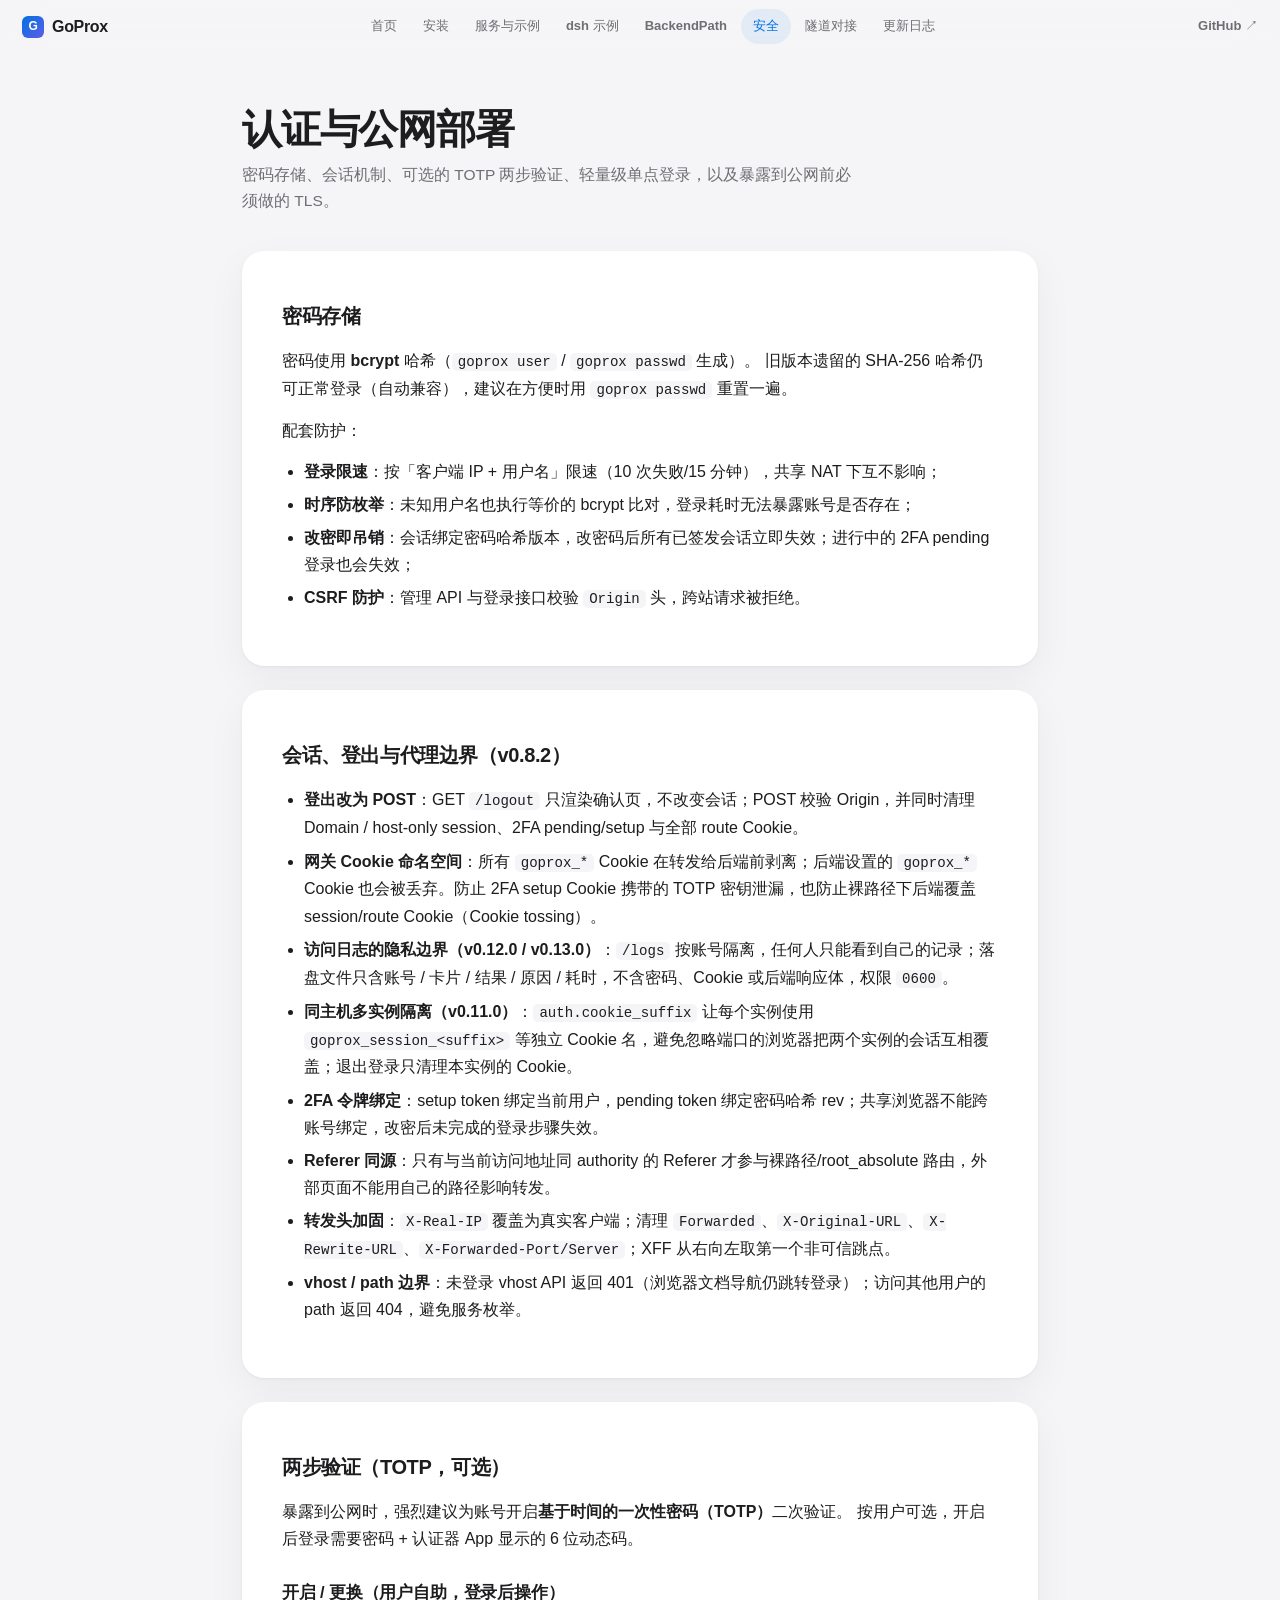
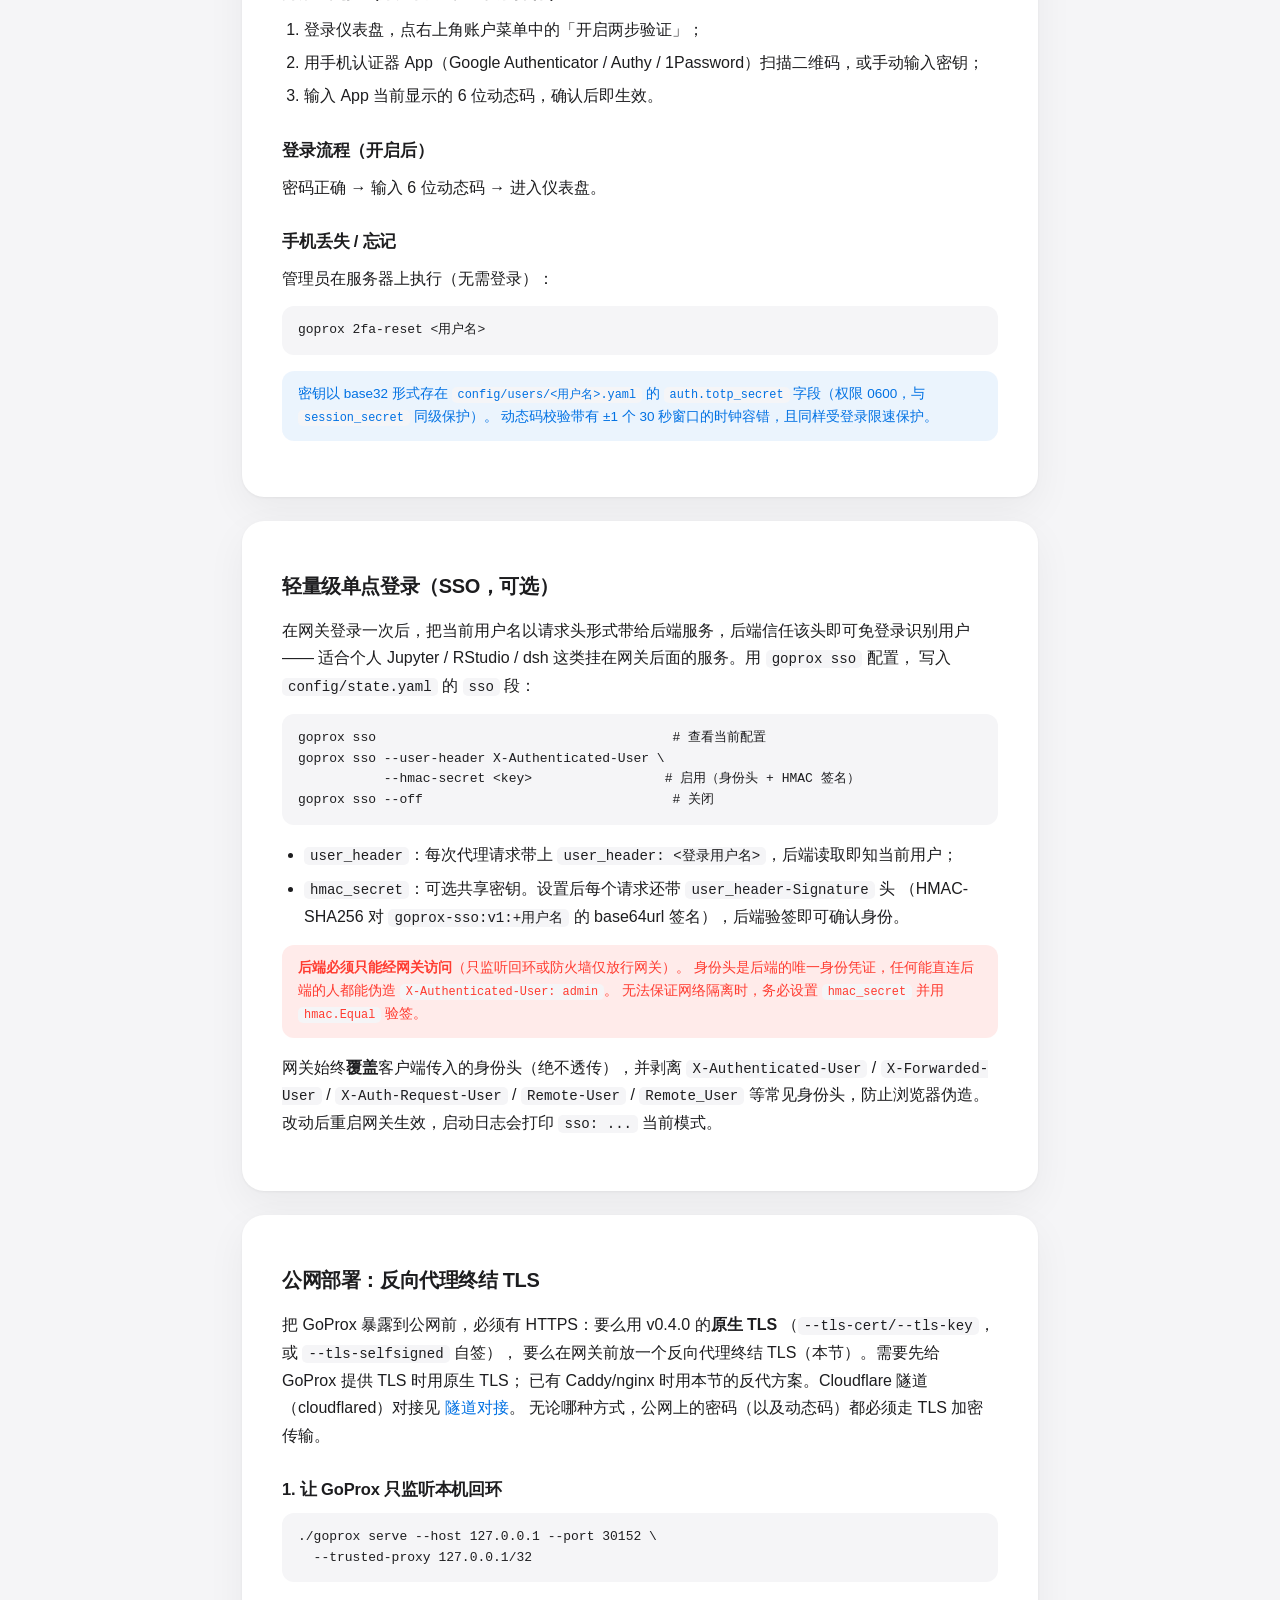
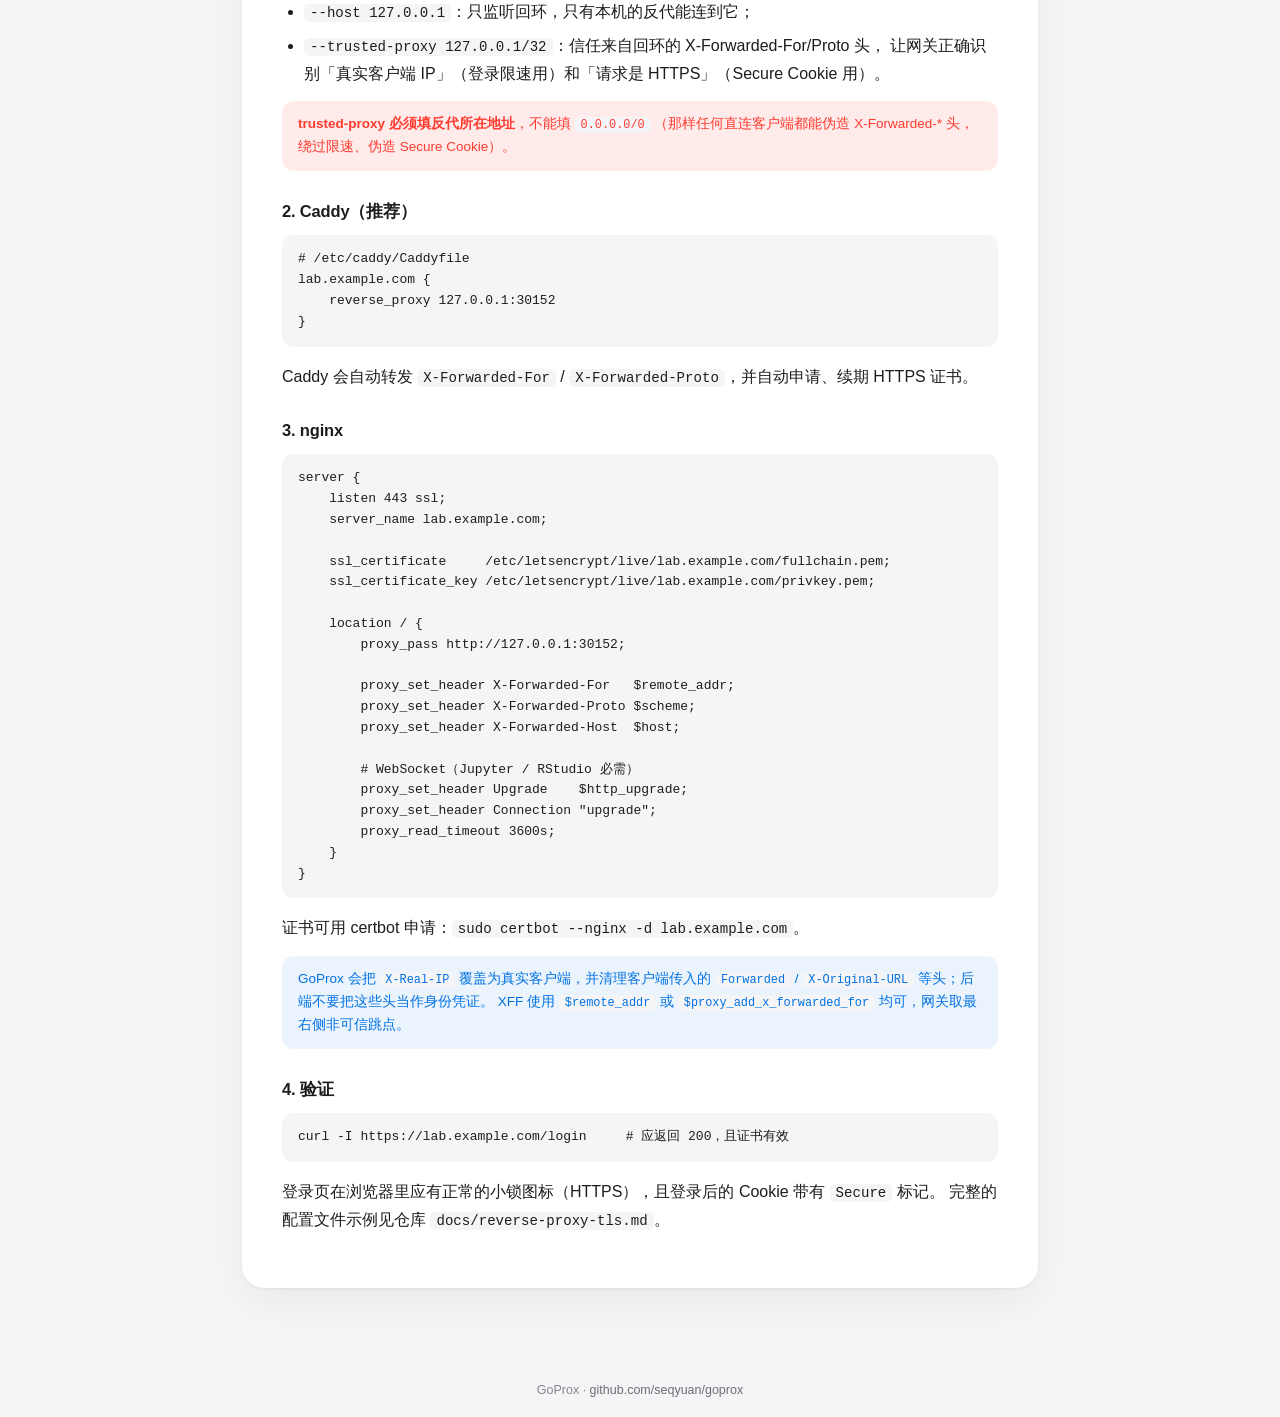
<file: site/security.html>
<!DOCTYPE html>
<html lang="zh-CN">
<head>
  <meta charset="UTF-8">
  <meta name="viewport" content="width=device-width, initial-scale=1.0">
  <title>认证与两步验证 — GoProx</title>
  <link rel="stylesheet" href="assets/style.css">
</head>
<body>
<header class="nav">
  <a class="brand" href="index.html"><span class="mark">G</span>GoProx</a>
  <nav class="links">
    <a href="index.html">首页</a>
    <a href="install.html">安装</a>
    <a href="services.html">服务与示例</a>
    <a href="dsh-demo.html">dsh 示例</a>
    <a href="backend-path.html">BackendPath</a>
    <a href="security.html" class="active">安全</a>
    <a href="tunnel.html">隧道对接</a>
    <a href="changelog.html">更新日志</a>
  </nav>
  <a class="gh" href="https://github.com/seqyuan/goprox" target="_blank" rel="noopener">GitHub ↗</a>
</header>

<main class="container">
  <h1 class="page-title">认证与公网部署</h1>
  <p class="page-sub">密码存储、会话机制、可选的 TOTP 两步验证、轻量级单点登录，以及暴露到公网前必须做的 TLS。</p>

  <div class="card">
    <h2>密码存储</h2>
    <p>密码使用 <strong>bcrypt</strong> 哈希（<code>goprox user</code> / <code>goprox passwd</code> 生成）。
      旧版本遗留的 SHA-256 哈希仍可正常登录（自动兼容），建议在方便时用 <code>goprox passwd</code> 重置一遍。</p>
    <p>配套防护：</p>
    <ul>
      <li><strong>登录限速</strong>：按「客户端 IP + 用户名」限速（10 次失败/15 分钟），共享 NAT 下互不影响；</li>
      <li><strong>时序防枚举</strong>：未知用户名也执行等价的 bcrypt 比对，登录耗时无法暴露账号是否存在；</li>
      <li><strong>改密即吊销</strong>：会话绑定密码哈希版本，改密码后所有已签发会话立即失效；进行中的 2FA pending 登录也会失效；</li>
      <li><strong>CSRF 防护</strong>：管理 API 与登录接口校验 <code>Origin</code> 头，跨站请求被拒绝。</li>
    </ul>
  </div>

  <div class="card">
    <h2>会话、登出与代理边界（v0.8.2）</h2>
    <ul>
      <li><strong>登出改为 POST</strong>：GET <code>/logout</code> 只渲染确认页，不改变会话；POST 校验 Origin，并同时清理 Domain / host-only session、2FA pending/setup 与全部 route Cookie。</li>
      <li><strong>网关 Cookie 命名空间</strong>：所有 <code>goprox_*</code> Cookie 在转发给后端前剥离；后端设置的 <code>goprox_*</code> Cookie 也会被丢弃。防止 2FA setup Cookie 携带的 TOTP 密钥泄漏，也防止裸路径下后端覆盖 session/route Cookie（Cookie tossing）。</li>
      <li><strong>访问日志的隐私边界（v0.12.0 / v0.13.0）</strong>：<code>/logs</code> 按账号隔离，任何人只能看到自己的记录；落盘文件只含账号 / 卡片 / 结果 / 原因 / 耗时，不含密码、Cookie 或后端响应体，权限 <code>0600</code>。</li>
      <li><strong>同主机多实例隔离（v0.11.0）</strong>：<code>auth.cookie_suffix</code> 让每个实例使用 <code>goprox_session_&lt;suffix&gt;</code> 等独立 Cookie 名，避免忽略端口的浏览器把两个实例的会话互相覆盖；退出登录只清理本实例的 Cookie。</li>
      <li><strong>2FA 令牌绑定</strong>：setup token 绑定当前用户，pending token 绑定密码哈希 rev；共享浏览器不能跨账号绑定，改密后未完成的登录步骤失效。</li>
      <li><strong>Referer 同源</strong>：只有与当前访问地址同 authority 的 Referer 才参与裸路径/root_absolute 路由，外部页面不能用自己的路径影响转发。</li>
      <li><strong>转发头加固</strong>：<code>X-Real-IP</code> 覆盖为真实客户端；清理 <code>Forwarded</code>、<code>X-Original-URL</code>、<code>X-Rewrite-URL</code>、<code>X-Forwarded-Port/Server</code>；XFF 从右向左取第一个非可信跳点。</li>
      <li><strong>vhost / path 边界</strong>：未登录 vhost API 返回 401（浏览器文档导航仍跳转登录）；访问其他用户的 path 返回 404，避免服务枚举。</li>
    </ul>
  </div>

  <div class="card">
    <h2>两步验证（TOTP，可选）</h2>
    <p>暴露到公网时，强烈建议为账号开启<strong>基于时间的一次性密码（TOTP）</strong>二次验证。
      按用户可选，开启后登录需要密码 + 认证器 App 显示的 6 位动态码。</p>
    <h3>开启 / 更换（用户自助，登录后操作）</h3>
    <ol>
      <li>登录仪表盘，点右上角账户菜单中的「开启两步验证」；</li>
      <li>用手机认证器 App（Google Authenticator / Authy / 1Password）扫描二维码，或手动输入密钥；</li>
      <li>输入 App 当前显示的 6 位动态码，确认后即生效。</li>
    </ol>
    <h3>登录流程（开启后）</h3>
    <p>密码正确 → 输入 6 位动态码 → 进入仪表盘。</p>
    <h3>手机丢失 / 忘记</h3>
    <p>管理员在服务器上执行（无需登录）：</p>
    <pre>goprox 2fa-reset &lt;用户名&gt;</pre>
    <div class="note">密钥以 base32 形式存在 <code>config/users/&lt;用户名&gt;.yaml</code> 的
      <code>auth.totp_secret</code> 字段（权限 0600，与 <code>session_secret</code> 同级保护）。
      动态码校验带有 ±1 个 30 秒窗口的时钟容错，且同样受登录限速保护。</div>
  </div>

  <div class="card">
    <h2>轻量级单点登录（SSO，可选）</h2>
    <p>在网关登录一次后，把当前用户名以请求头形式带给后端服务，后端信任该头即可免登录识别用户——
      适合个人 Jupyter / RStudio / dsh 这类挂在网关后面的服务。用 <code>goprox sso</code> 配置，
      写入 <code>config/state.yaml</code> 的 <code>sso</code> 段：</p>
    <pre>goprox sso                                      # 查看当前配置
goprox sso --user-header X-Authenticated-User \
           --hmac-secret &lt;key&gt;                 # 启用（身份头 + HMAC 签名）
goprox sso --off                                # 关闭</pre>
    <ul>
      <li><code>user_header</code>：每次代理请求带上 <code>user_header: &lt;登录用户名&gt;</code>，后端读取即知当前用户；</li>
      <li><code>hmac_secret</code>：可选共享密钥。设置后每个请求还带 <code>user_header-Signature</code> 头
        （HMAC-SHA256 对 <code>goprox-sso:v1:+用户名</code> 的 base64url 签名），后端验签即可确认身份。</li>
    </ul>
    <div class="warn"><strong>后端必须只能经网关访问</strong>（只监听回环或防火墙仅放行网关）。
      身份头是后端的唯一身份凭证，任何能直连后端的人都能伪造 <code>X-Authenticated-User: admin</code>。
      无法保证网络隔离时，务必设置 <code>hmac_secret</code> 并用 <code>hmac.Equal</code> 验签。</div>
    <p>网关始终<strong>覆盖</strong>客户端传入的身份头（绝不透传），并剥离
      <code>X-Authenticated-User</code> / <code>X-Forwarded-User</code> / <code>X-Auth-Request-User</code> /
      <code>Remote-User</code> / <code>Remote_User</code> 等常见身份头，防止浏览器伪造。
      改动后重启网关生效，启动日志会打印 <code>sso: ...</code> 当前模式。</p>
  </div>

  <div class="card">
    <h2>公网部署：反向代理终结 TLS</h2>
    <p>把 GoProx 暴露到公网前，必须有 HTTPS：要么用 v0.4.0 的<strong>原生 TLS</strong>
      （<code>--tls-cert/--tls-key</code>，或 <code>--tls-selfsigned</code> 自签），
      要么在网关前放一个反向代理终结 TLS（本节）。需要先给 GoProx 提供 TLS 时用原生 TLS；
      已有 Caddy/nginx 时用本节的反代方案。Cloudflare 隧道（cloudflared）对接见
      <a href="tunnel.html">隧道对接</a>。
      无论哪种方式，公网上的密码（以及动态码）都必须走 TLS 加密传输。</p>
    <h3>1. 让 GoProx 只监听本机回环</h3>
    <pre>./goprox serve --host 127.0.0.1 --port 30152 \
  --trusted-proxy 127.0.0.1/32</pre>
    <ul>
      <li><code>--host 127.0.0.1</code>：只监听回环，只有本机的反代能连到它；</li>
      <li><code>--trusted-proxy 127.0.0.1/32</code>：信任来自回环的 X-Forwarded-For/Proto 头，
        让网关正确识别「真实客户端 IP」（登录限速用）和「请求是 HTTPS」（Secure Cookie 用）。</li>
    </ul>
    <div class="warn"><strong>trusted-proxy 必须填反代所在地址</strong>，不能填 <code>0.0.0.0/0</code>
      （那样任何直连客户端都能伪造 X-Forwarded-* 头，绕过限速、伪造 Secure Cookie）。</div>
    <h3>2. Caddy（推荐）</h3>
    <pre># /etc/caddy/Caddyfile
lab.example.com {
    reverse_proxy 127.0.0.1:30152
}</pre>
    <p>Caddy 会自动转发 <code>X-Forwarded-For</code> / <code>X-Forwarded-Proto</code>，并自动申请、续期 HTTPS 证书。</p>
    <h3>3. nginx</h3>
    <pre>server {
    listen 443 ssl;
    server_name lab.example.com;

    ssl_certificate     /etc/letsencrypt/live/lab.example.com/fullchain.pem;
    ssl_certificate_key /etc/letsencrypt/live/lab.example.com/privkey.pem;

    location / {
        proxy_pass http://127.0.0.1:30152;

        proxy_set_header X-Forwarded-For   $remote_addr;
        proxy_set_header X-Forwarded-Proto $scheme;
        proxy_set_header X-Forwarded-Host  $host;

        # WebSocket（Jupyter / RStudio 必需）
        proxy_set_header Upgrade    $http_upgrade;
        proxy_set_header Connection "upgrade";
        proxy_read_timeout 3600s;
    }
}</pre>
    <p>证书可用 certbot 申请：<code>sudo certbot --nginx -d lab.example.com</code>。</p>
    <div class="note">GoProx 会把 <code>X-Real-IP</code> 覆盖为真实客户端，并清理客户端传入的
      <code>Forwarded</code> / <code>X-Original-URL</code> 等头；后端不要把这些头当作身份凭证。
      XFF 使用 <code>$remote_addr</code> 或 <code>$proxy_add_x_forwarded_for</code> 均可，网关取最右侧非可信跳点。</div>
    <h3>4. 验证</h3>
    <pre>curl -I https://lab.example.com/login     # 应返回 200，且证书有效</pre>
    <p>登录页在浏览器里应有正常的小锁图标（HTTPS），且登录后的 Cookie 带有 <code>Secure</code> 标记。
      完整的配置文件示例见仓库 <code>docs/reverse-proxy-tls.md</code>。</p>
  </div>
</main>

<footer class="footer">
  GoProx · <a href="https://github.com/seqyuan/goprox" target="_blank" rel="noopener">github.com/seqyuan/goprox</a>
</footer>
<script src="assets/script.js"></script>
</body>
</html>
</file>
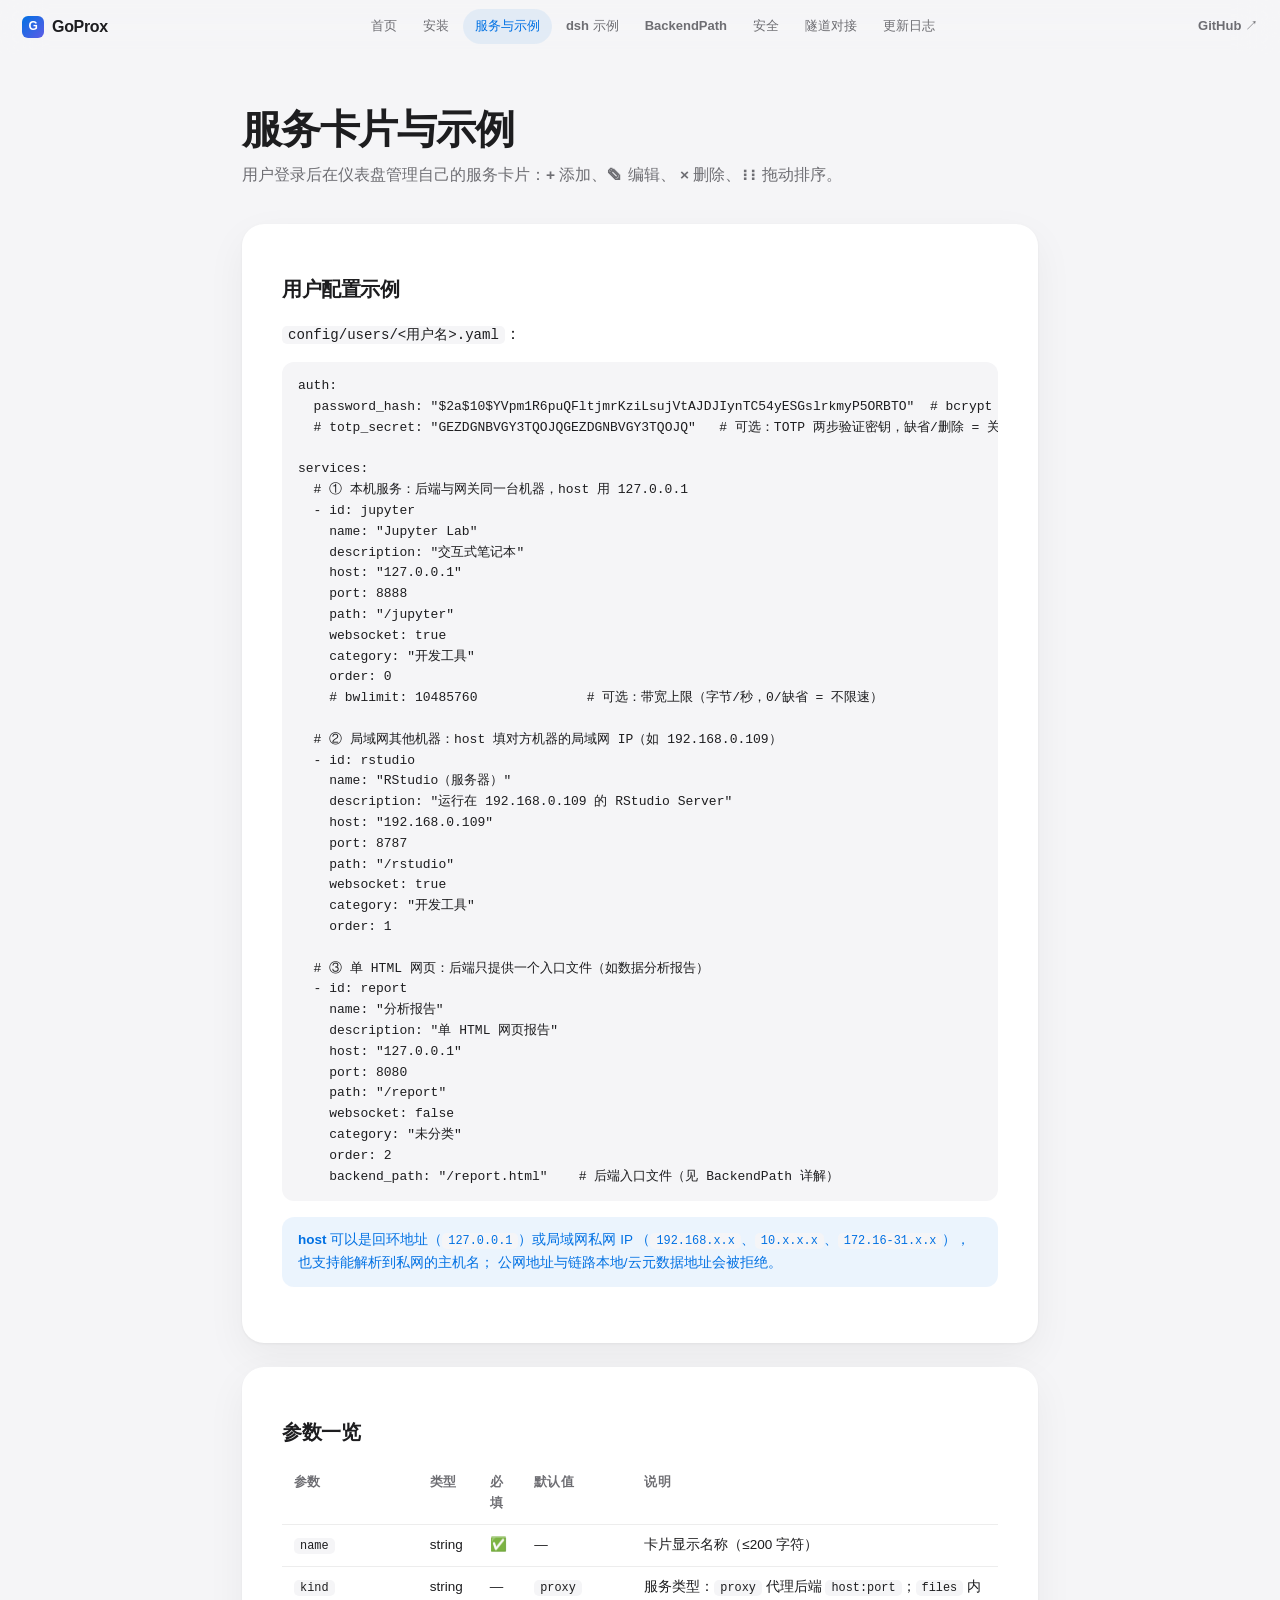
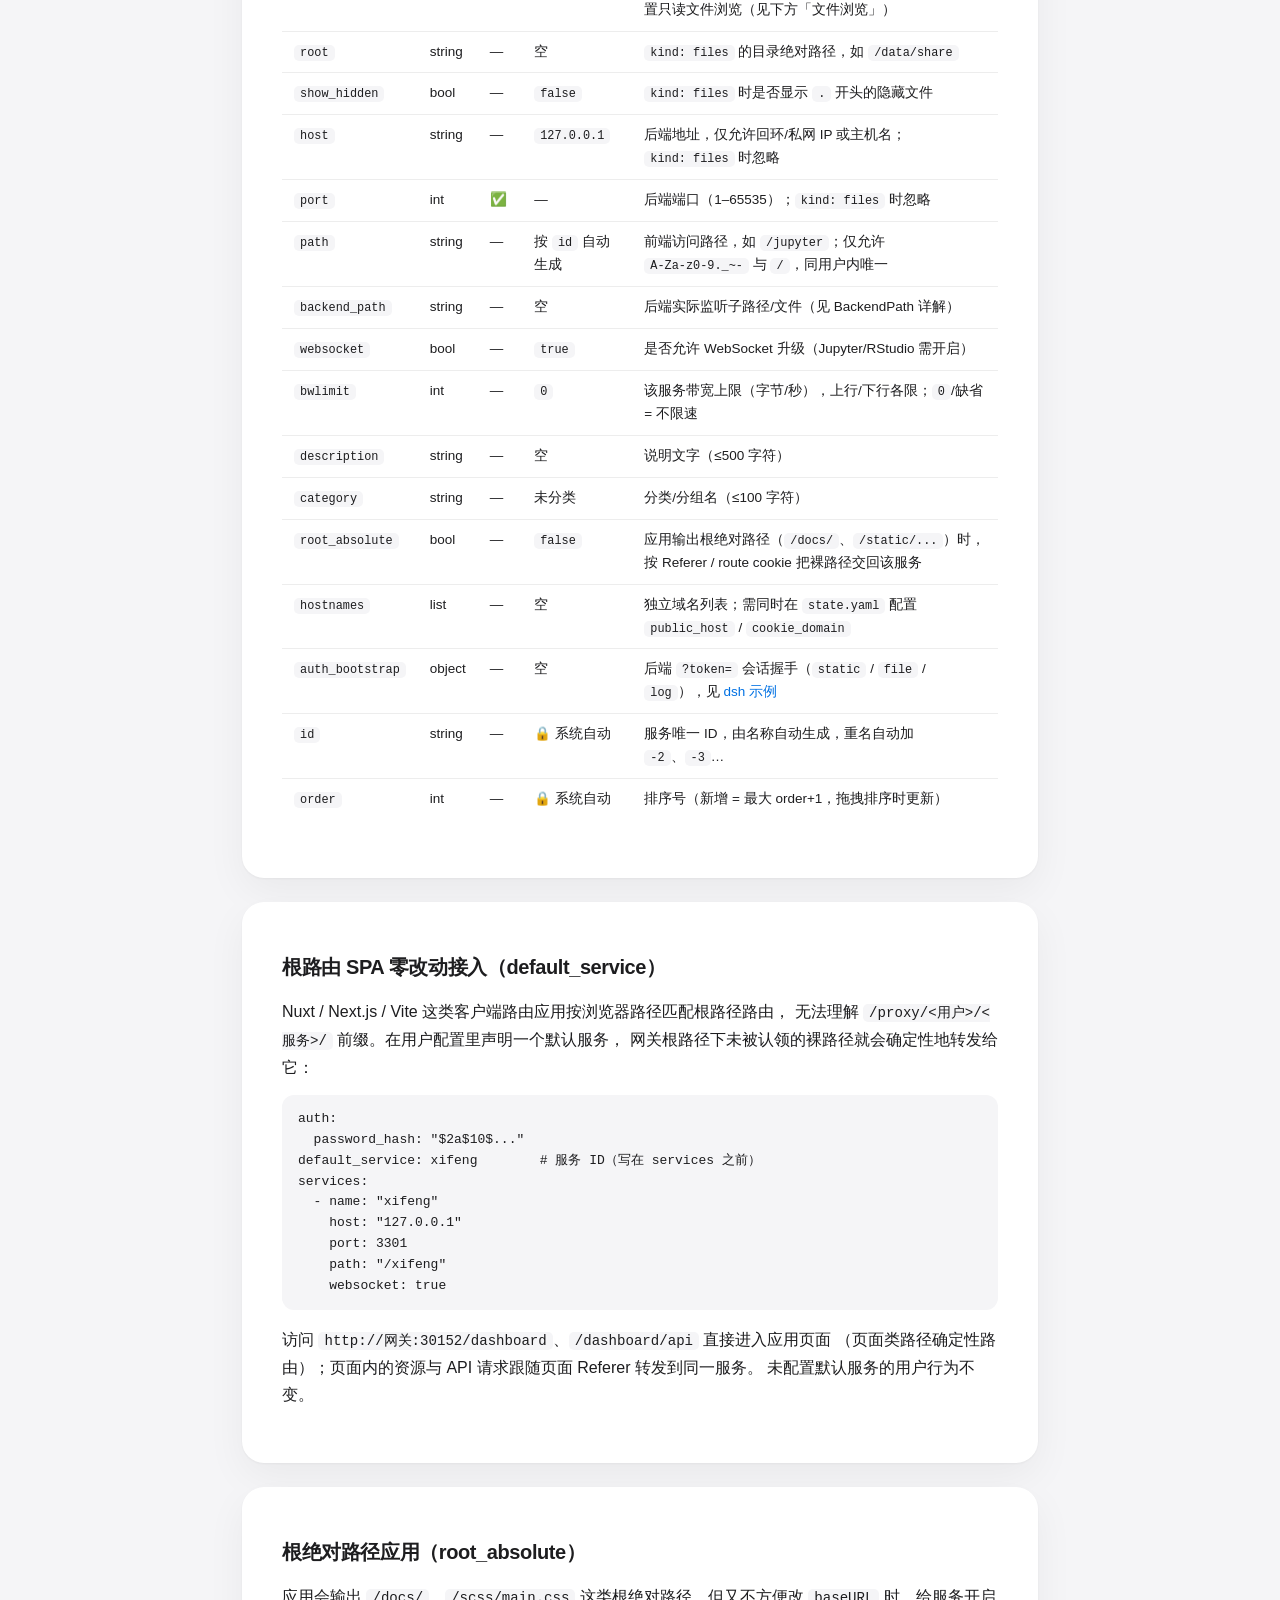
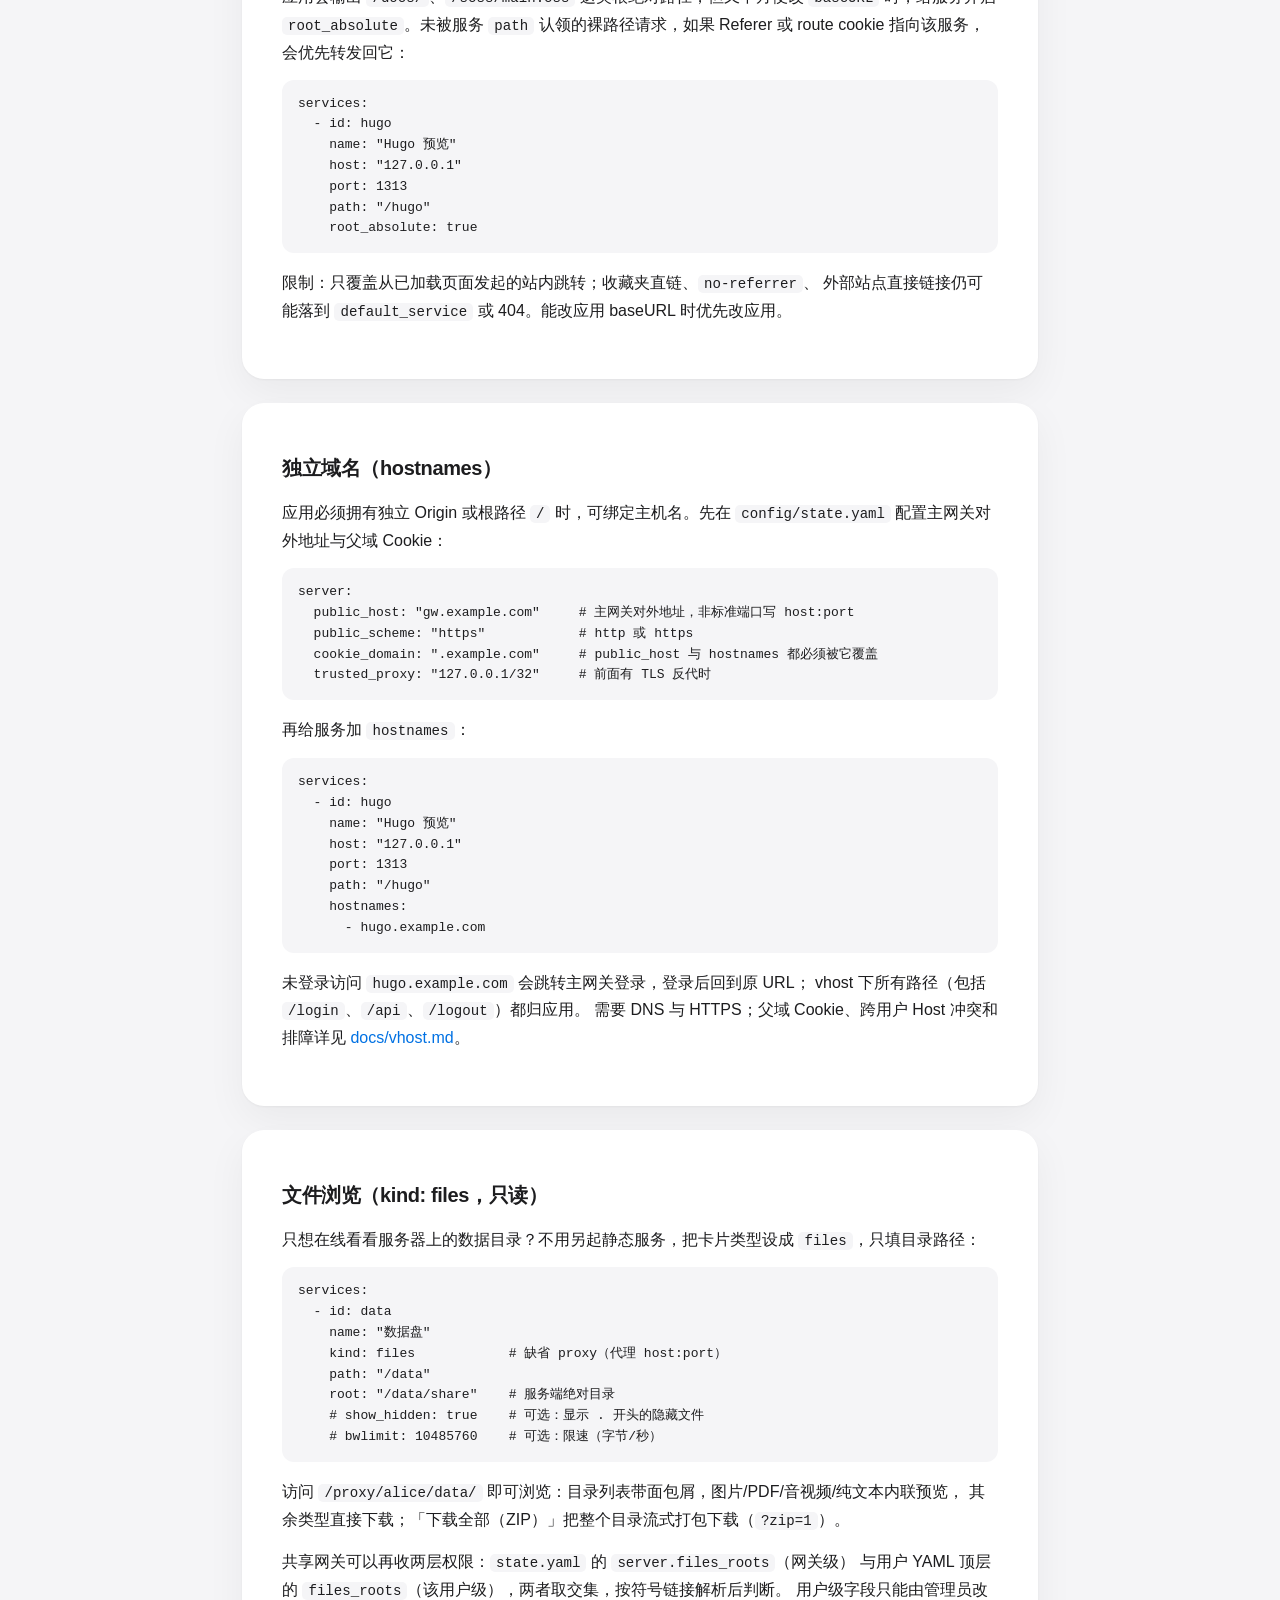
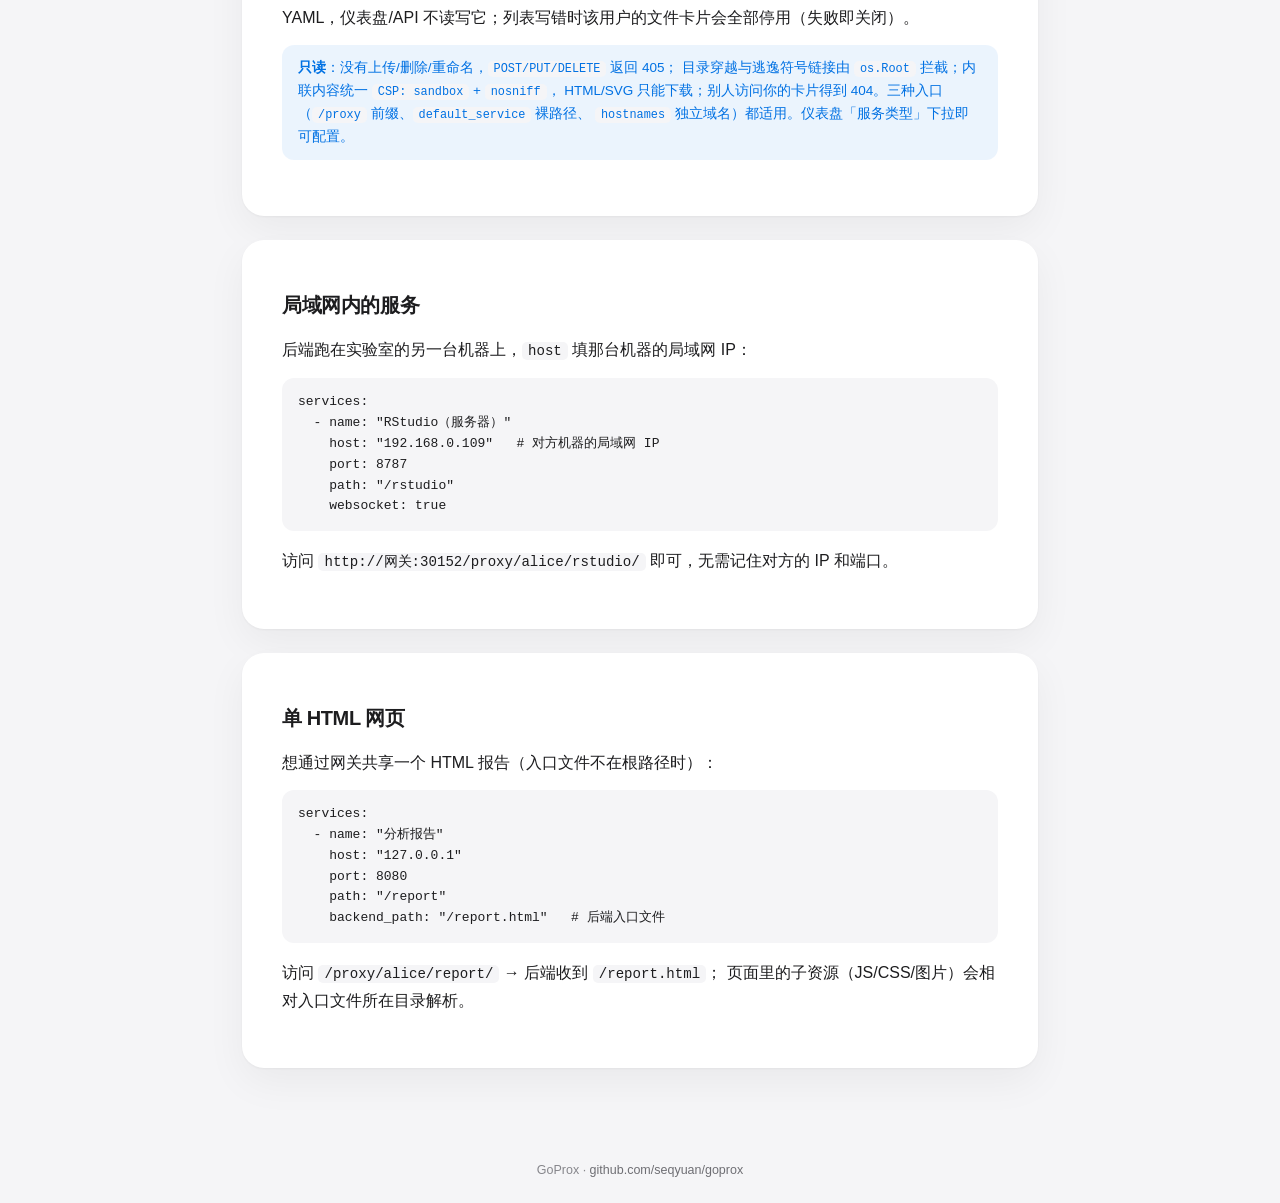
<file: site/services.html>
<!DOCTYPE html>
<html lang="zh-CN">
<head>
  <meta charset="UTF-8">
  <meta name="viewport" content="width=device-width, initial-scale=1.0">
  <title>服务卡片与示例 — GoProx</title>
  <link rel="stylesheet" href="assets/style.css">
</head>
<body>
<header class="nav">
  <a class="brand" href="index.html"><span class="mark">G</span>GoProx</a>
  <nav class="links">
    <a href="index.html">首页</a>
    <a href="install.html">安装</a>
    <a href="services.html" class="active">服务与示例</a>
    <a href="dsh-demo.html">dsh 示例</a>
    <a href="backend-path.html">BackendPath</a>
    <a href="security.html">安全</a>
    <a href="tunnel.html">隧道对接</a>
    <a href="changelog.html">更新日志</a>
  </nav>
  <a class="gh" href="https://github.com/seqyuan/goprox" target="_blank" rel="noopener">GitHub ↗</a>
</header>

<main class="container">
  <h1 class="page-title">服务卡片与示例</h1>
  <p class="page-sub">用户登录后在仪表盘管理自己的服务卡片：<strong>+</strong> 添加、<strong>✎</strong> 编辑、
    <strong>×</strong> 删除、<strong>⋮⋮</strong> 拖动排序。</p>

  <div class="card">
    <h2>用户配置示例</h2>
    <p><code>config/users/&lt;用户名&gt;.yaml</code>：</p>
    <pre>auth:
  password_hash: "$2a$10$YVpm1R6puQFltjmrKziLsujVtAJDJIynTC54yESGslrkmyP5ORBTO"  # bcrypt（goprox user/passwd 生成）
  # totp_secret: "GEZDGNBVGY3TQOJQGEZDGNBVGY3TQOJQ"   # 可选：TOTP 两步验证密钥，缺省/删除 = 关闭

services:
  # ① 本机服务：后端与网关同一台机器，host 用 127.0.0.1
  - id: jupyter
    name: "Jupyter Lab"
    description: "交互式笔记本"
    host: "127.0.0.1"
    port: 8888
    path: "/jupyter"
    websocket: true
    category: "开发工具"
    order: 0
    # bwlimit: 10485760              # 可选：带宽上限（字节/秒，0/缺省 = 不限速）

  # ② 局域网其他机器：host 填对方机器的局域网 IP（如 192.168.0.109）
  - id: rstudio
    name: "RStudio（服务器）"
    description: "运行在 192.168.0.109 的 RStudio Server"
    host: "192.168.0.109"
    port: 8787
    path: "/rstudio"
    websocket: true
    category: "开发工具"
    order: 1

  # ③ 单 HTML 网页：后端只提供一个入口文件（如数据分析报告）
  - id: report
    name: "分析报告"
    description: "单 HTML 网页报告"
    host: "127.0.0.1"
    port: 8080
    path: "/report"
    websocket: false
    category: "未分类"
    order: 2
    backend_path: "/report.html"    # 后端入口文件（见 BackendPath 详解）</pre>
    <div class="note"><strong>host</strong> 可以是回环地址（<code>127.0.0.1</code>）或局域网私网 IP
      （<code>192.168.x.x</code>、<code>10.x.x.x</code>、<code>172.16-31.x.x</code>），也支持能解析到私网的主机名；
      公网地址与链路本地/云元数据地址会被拒绝。</div>
  </div>

  <div class="card">
    <h2>参数一览</h2>
    <table>
      <tr><th>参数</th><th>类型</th><th>必填</th><th>默认值</th><th>说明</th></tr>
      <tr><td><code>name</code></td><td>string</td><td>✅</td><td>—</td><td>卡片显示名称（≤200 字符）</td></tr>
      <tr><td><code>kind</code></td><td>string</td><td>—</td><td><code>proxy</code></td><td>服务类型：<code>proxy</code> 代理后端 <code>host:port</code>；<code>files</code> 内置只读文件浏览（见下方「文件浏览」）</td></tr>
      <tr><td><code>root</code></td><td>string</td><td>—</td><td>空</td><td><code>kind: files</code> 的目录绝对路径，如 <code>/data/share</code></td></tr>
      <tr><td><code>show_hidden</code></td><td>bool</td><td>—</td><td><code>false</code></td><td><code>kind: files</code> 时是否显示 <code>.</code> 开头的隐藏文件</td></tr>
      <tr><td><code>host</code></td><td>string</td><td>—</td><td><code>127.0.0.1</code></td><td>后端地址，仅允许回环/私网 IP 或主机名；<code>kind: files</code> 时忽略</td></tr>
      <tr><td><code>port</code></td><td>int</td><td>✅</td><td>—</td><td>后端端口（1–65535）；<code>kind: files</code> 时忽略</td></tr>
      <tr><td><code>path</code></td><td>string</td><td>—</td><td>按 <code>id</code> 自动生成</td><td>前端访问路径，如 <code>/jupyter</code>；仅允许 <code>A-Za-z0-9._~-</code> 与 <code>/</code>，同用户内唯一</td></tr>
      <tr><td><code>backend_path</code></td><td>string</td><td>—</td><td>空</td><td>后端实际监听子路径/文件（见 BackendPath 详解）</td></tr>
      <tr><td><code>websocket</code></td><td>bool</td><td>—</td><td><code>true</code></td><td>是否允许 WebSocket 升级（Jupyter/RStudio 需开启）</td></tr>
      <tr><td><code>bwlimit</code></td><td>int</td><td>—</td><td><code>0</code></td><td>该服务带宽上限（字节/秒），上行/下行各限；<code>0</code>/缺省 = 不限速</td></tr>
      <tr><td><code>description</code></td><td>string</td><td>—</td><td>空</td><td>说明文字（≤500 字符）</td></tr>
      <tr><td><code>category</code></td><td>string</td><td>—</td><td>未分类</td><td>分类/分组名（≤100 字符）</td></tr>
      <tr><td><code>root_absolute</code></td><td>bool</td><td>—</td><td><code>false</code></td><td>应用输出根绝对路径（<code>/docs/</code>、<code>/static/...</code>）时，按 Referer / route cookie 把裸路径交回该服务</td></tr>
      <tr><td><code>hostnames</code></td><td>list</td><td>—</td><td>空</td><td>独立域名列表；需同时在 <code>state.yaml</code> 配置 <code>public_host</code> / <code>cookie_domain</code></td></tr>
      <tr><td><code>auth_bootstrap</code></td><td>object</td><td>—</td><td>空</td><td>后端 <code>?token=</code> 会话握手（<code>static</code> / <code>file</code> / <code>log</code>），见 <a href="dsh-demo.html">dsh 示例</a></td></tr>
      <tr><td><code>id</code></td><td>string</td><td>—</td><td>🔒 系统自动</td><td>服务唯一 ID，由名称自动生成，重名自动加 <code>-2</code>、<code>-3</code>…</td></tr>
      <tr><td><code>order</code></td><td>int</td><td>—</td><td>🔒 系统自动</td><td>排序号（新增 = 最大 order+1，拖拽排序时更新）</td></tr>
    </table>
  </div>

  <div class="card">
    <h2>根路由 SPA 零改动接入（default_service）</h2>
    <p>Nuxt / Next.js / Vite 这类客户端路由应用按浏览器路径匹配根路径路由，
      无法理解 <code>/proxy/&lt;用户&gt;/&lt;服务&gt;/</code> 前缀。在用户配置里声明一个默认服务，
      网关根路径下未被认领的裸路径就会确定性地转发给它：</p>
    <pre>auth:
  password_hash: "$2a$10$..."
default_service: xifeng        # 服务 ID（写在 services 之前）
services:
  - name: "xifeng"
    host: "127.0.0.1"
    port: 3301
    path: "/xifeng"
    websocket: true</pre>
    <p>访问 <code>http://网关:30152/dashboard</code>、<code>/dashboard/api</code> 直接进入应用页面
      （页面类路径确定性路由）；页面内的资源与 API 请求跟随页面 Referer 转发到同一服务。
      未配置默认服务的用户行为不变。</p>
  </div>

  <div class="card">
    <h2>根绝对路径应用（root_absolute）</h2>
    <p>应用会输出 <code>/docs/</code>、<code>/scss/main.css</code> 这类根绝对路径，但又不方便改
      <code>baseURL</code> 时，给服务开启 <code>root_absolute</code>。未被服务 <code>path</code>
      认领的裸路径请求，如果 Referer 或 route cookie 指向该服务，会优先转发回它：</p>
    <pre>services:
  - id: hugo
    name: "Hugo 预览"
    host: "127.0.0.1"
    port: 1313
    path: "/hugo"
    root_absolute: true</pre>
    <p>限制：只覆盖从已加载页面发起的站内跳转；收藏夹直链、<code>no-referrer</code>、
      外部站点直接链接仍可能落到 <code>default_service</code> 或 404。能改应用 baseURL 时优先改应用。</p>
  </div>

  <div class="card">
    <h2>独立域名（hostnames）</h2>
    <p>应用必须拥有独立 Origin 或根路径 <code>/</code> 时，可绑定主机名。先在
      <code>config/state.yaml</code> 配置主网关对外地址与父域 Cookie：</p>
    <pre>server:
  public_host: "gw.example.com"     # 主网关对外地址，非标准端口写 host:port
  public_scheme: "https"            # http 或 https
  cookie_domain: ".example.com"     # public_host 与 hostnames 都必须被它覆盖
  trusted_proxy: "127.0.0.1/32"     # 前面有 TLS 反代时</pre>
    <p>再给服务加 <code>hostnames</code>：</p>
    <pre>services:
  - id: hugo
    name: "Hugo 预览"
    host: "127.0.0.1"
    port: 1313
    path: "/hugo"
    hostnames:
      - hugo.example.com</pre>
    <p>未登录访问 <code>hugo.example.com</code> 会跳转主网关登录，登录后回到原 URL；
      vhost 下所有路径（包括 <code>/login</code>、<code>/api</code>、<code>/logout</code>）都归应用。
      需要 DNS 与 HTTPS；父域 Cookie、跨用户 Host 冲突和排障详见
      <a href="https://github.com/seqyuan/goprox/blob/main/docs/vhost.md" target="_blank" rel="noopener">docs/vhost.md</a>。</p>
  </div>

  <div class="card">
    <h2>文件浏览（kind: files，只读）</h2>
    <p>只想在线看看服务器上的数据目录？不用另起静态服务，把卡片类型设成 <code>files</code>，只填目录路径：</p>
    <pre>services:
  - id: data
    name: "数据盘"
    kind: files            # 缺省 proxy（代理 host:port）
    path: "/data"
    root: "/data/share"    # 服务端绝对目录
    # show_hidden: true    # 可选：显示 . 开头的隐藏文件
    # bwlimit: 10485760    # 可选：限速（字节/秒）</pre>
    <p>访问 <code>/proxy/alice/data/</code> 即可浏览：目录列表带面包屑，图片/PDF/音视频/纯文本内联预览，
      其余类型直接下载；「下载全部（ZIP）」把整个目录流式打包下载（<code>?zip=1</code>）。</p>
    <p>共享网关可以再收两层权限：<code>state.yaml</code> 的 <code>server.files_roots</code>（网关级）
      与用户 YAML 顶层的 <code>files_roots</code>（该用户级），两者取交集，按符号链接解析后判断。
      用户级字段只能由管理员改 YAML，仪表盘/API 不读写它；列表写错时该用户的文件卡片会全部停用（失败即关闭）。</p>
    <div class="note"><strong>只读</strong>：没有上传/删除/重命名，<code>POST/PUT/DELETE</code> 返回 405；
      目录穿越与逃逸符号链接由 <code>os.Root</code> 拦截；内联内容统一 <code>CSP: sandbox</code> + <code>nosniff</code>，
      HTML/SVG 只能下载；别人访问你的卡片得到 404。三种入口（<code>/proxy</code> 前缀、<code>default_service</code> 裸路径、
      <code>hostnames</code> 独立域名）都适用。仪表盘「服务类型」下拉即可配置。</div>
  </div>

  <div class="card">
    <h2>局域网内的服务</h2>
    <p>后端跑在实验室的另一台机器上，<code>host</code> 填那台机器的局域网 IP：</p>
    <pre>services:
  - name: "RStudio（服务器）"
    host: "192.168.0.109"   # 对方机器的局域网 IP
    port: 8787
    path: "/rstudio"
    websocket: true</pre>
    <p>访问 <code>http://网关:30152/proxy/alice/rstudio/</code> 即可，无需记住对方的 IP 和端口。</p>
  </div>

  <div class="card">
    <h2>单 HTML 网页</h2>
    <p>想通过网关共享一个 HTML 报告（入口文件不在根路径时）：</p>
    <pre>services:
  - name: "分析报告"
    host: "127.0.0.1"
    port: 8080
    path: "/report"
    backend_path: "/report.html"   # 后端入口文件</pre>
    <p>访问 <code>/proxy/alice/report/</code> → 后端收到 <code>/report.html</code>；
      页面里的子资源（JS/CSS/图片）会相对入口文件所在目录解析。</p>
  </div>
</main>

<footer class="footer">
  GoProx · <a href="https://github.com/seqyuan/goprox" target="_blank" rel="noopener">github.com/seqyuan/goprox</a>
</footer>
<script src="assets/script.js"></script>
</body>
</html>
</file>
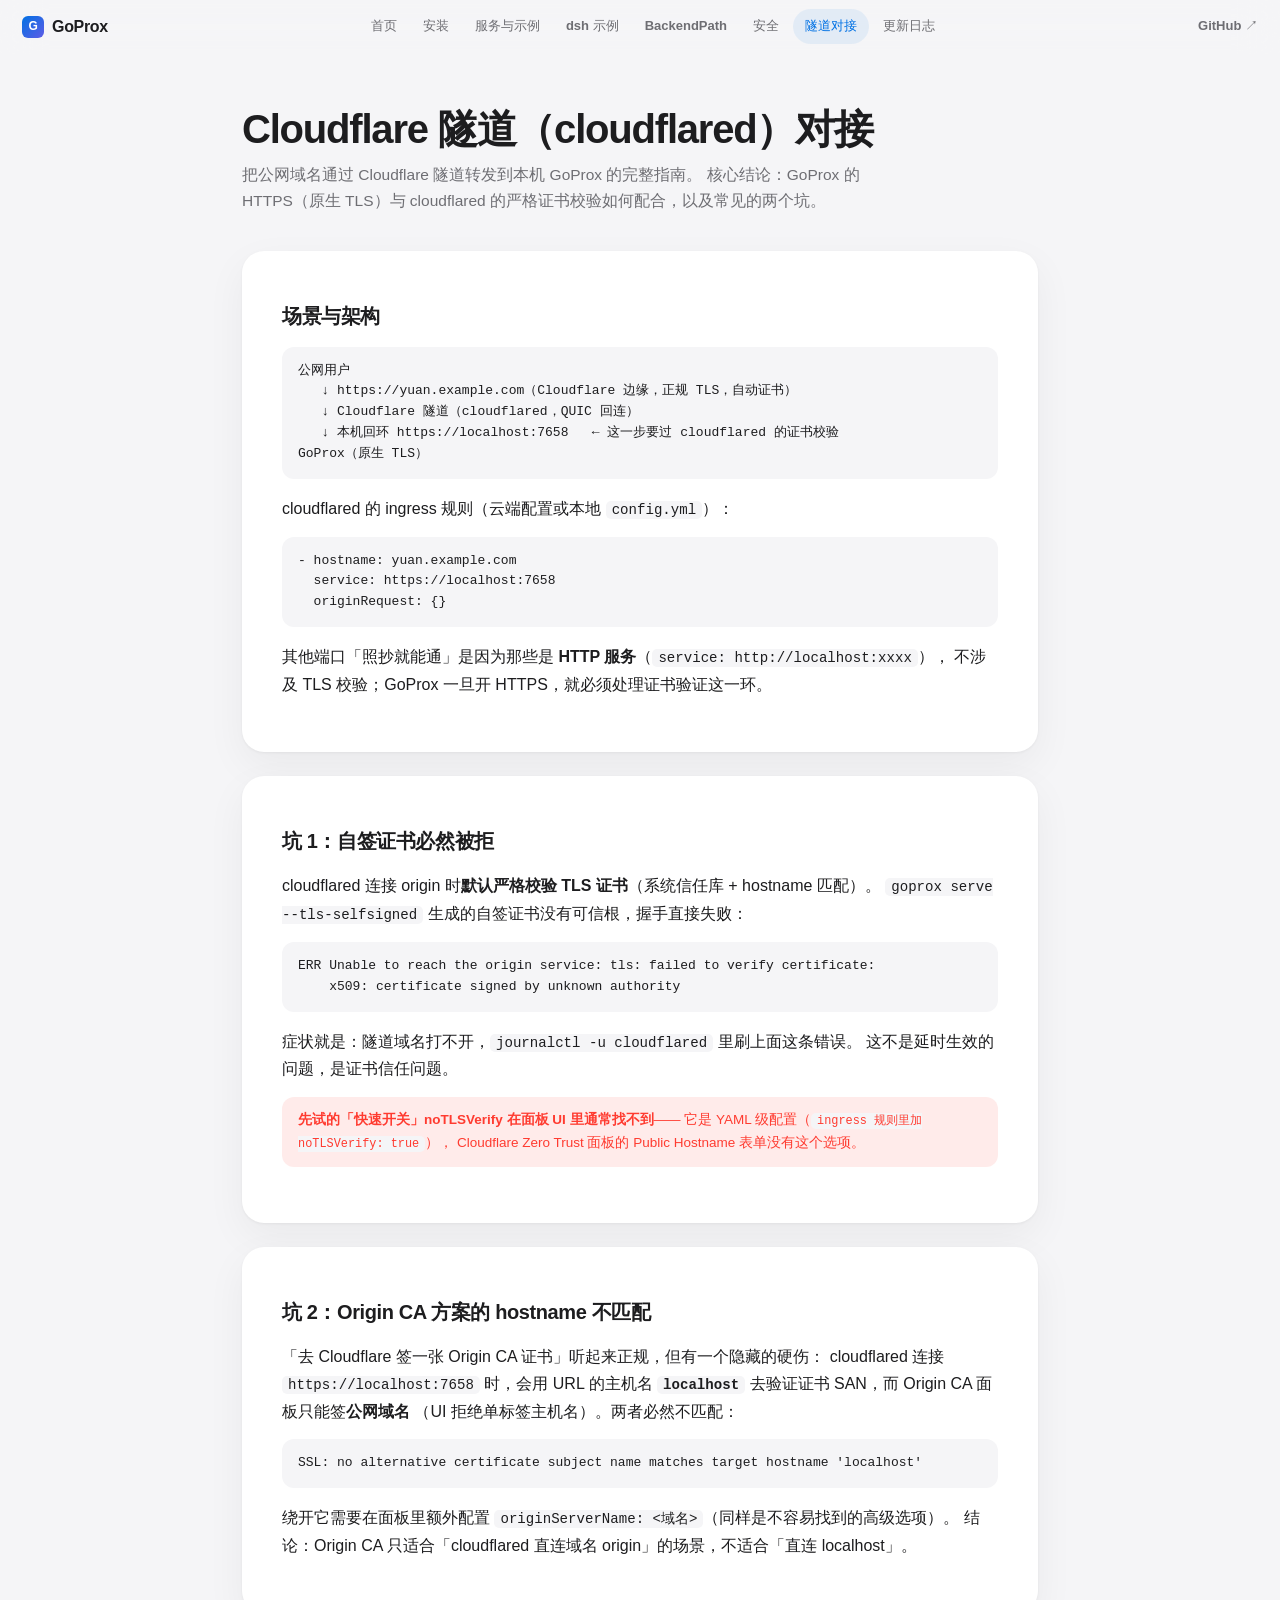
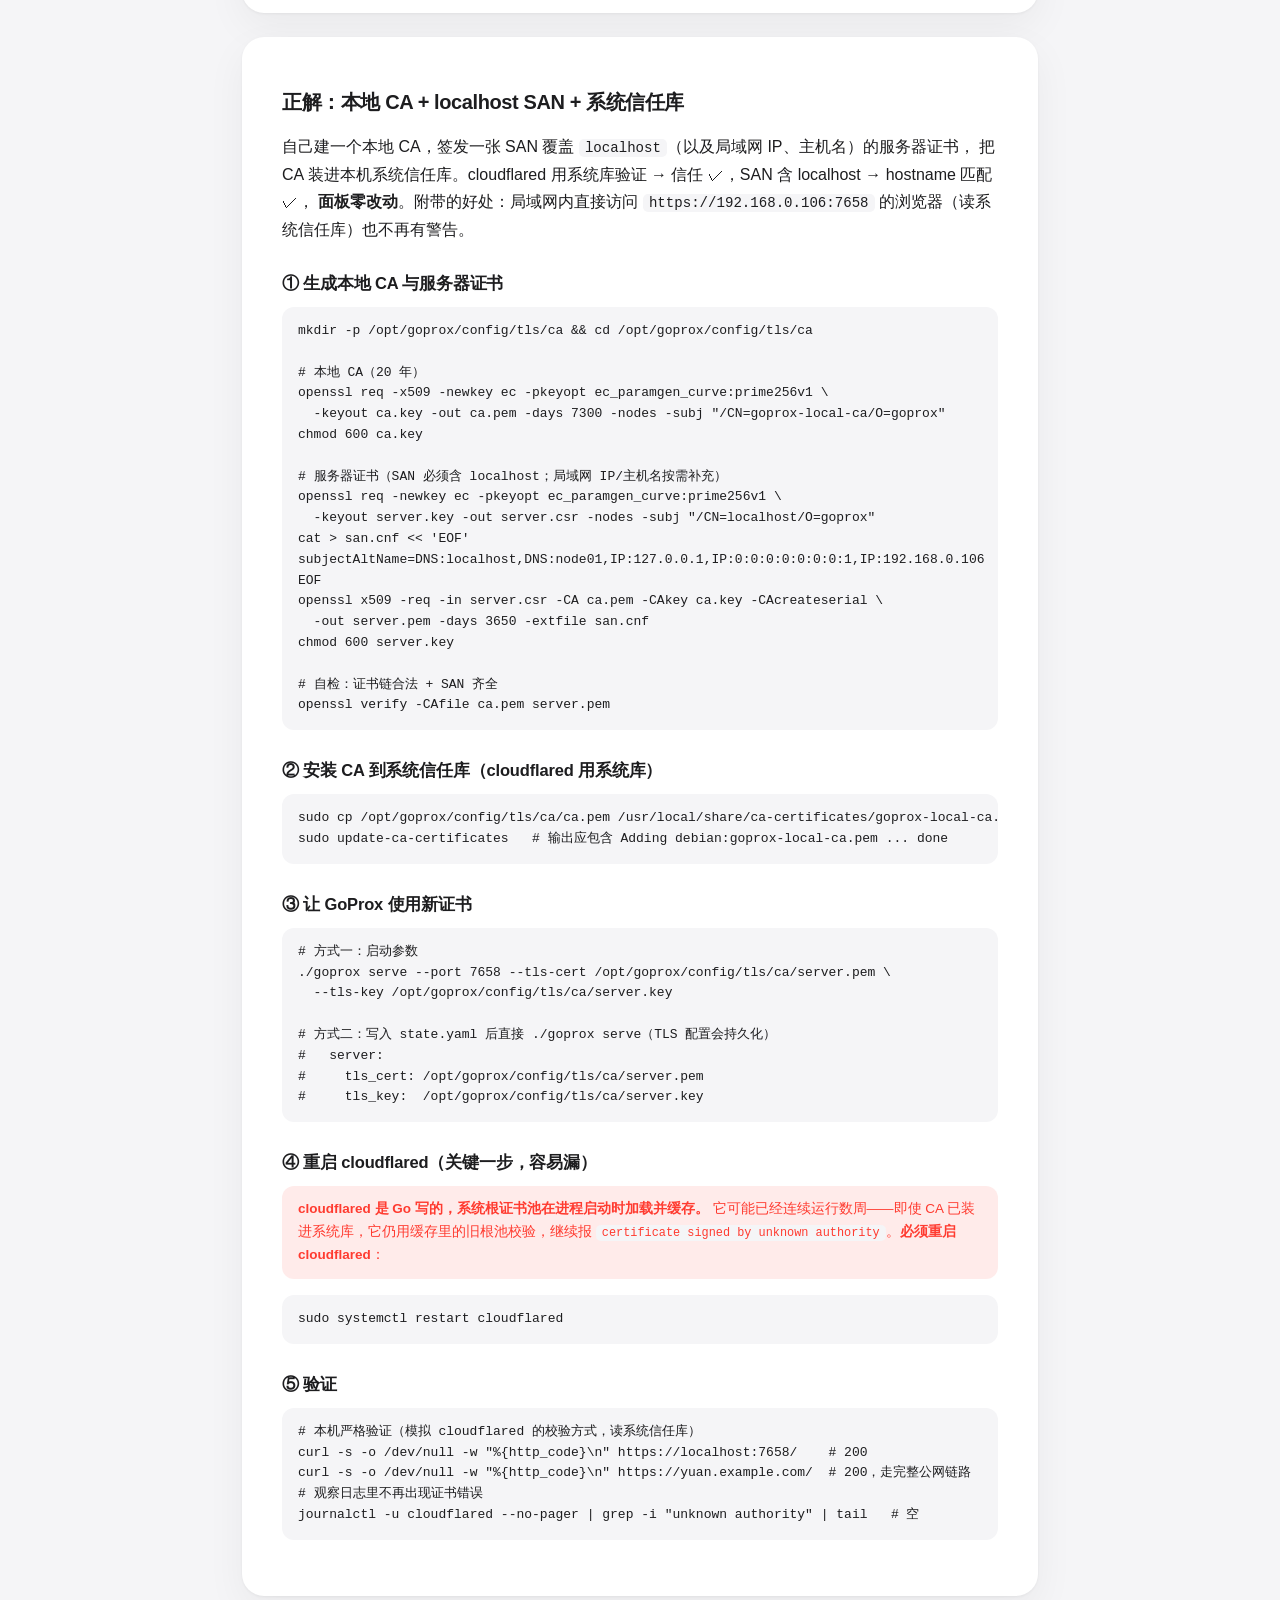
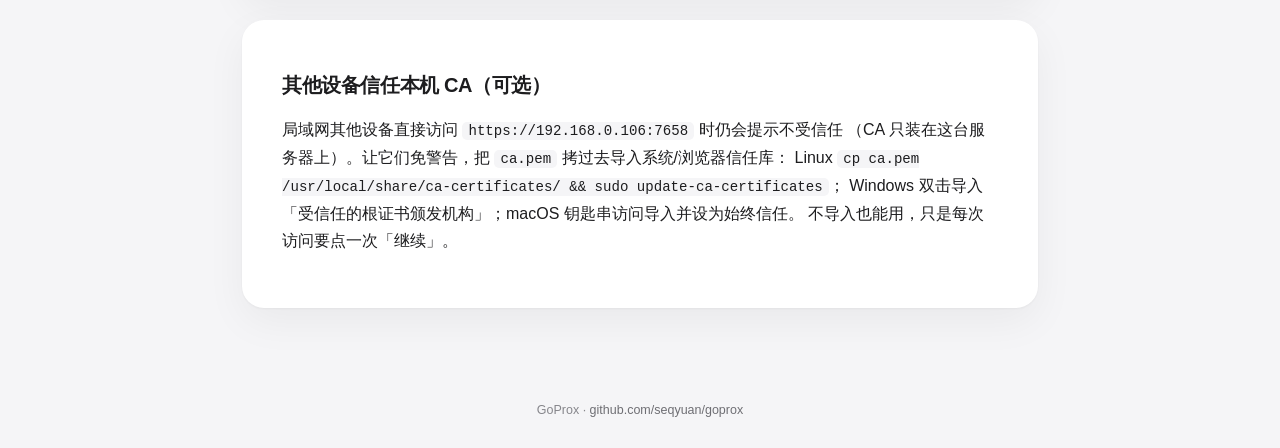
<file: site/tunnel.html>
<!DOCTYPE html>
<html lang="zh-CN">
<head>
  <meta charset="UTF-8">
  <meta name="viewport" content="width=device-width, initial-scale=1.0">
  <title>Cloudflare 隧道对接 — GoProx</title>
  <meta name="description" content="cloudflared 隧道把公网域名转发到本机 GoProx(HTTPS)的完整对接指南:自签证书校验失败的原因、Origin CA 的 hostname 坑、本地 CA 正解与验证">
  <link rel="stylesheet" href="assets/style.css">
</head>
<body>
<header class="nav">
  <a class="brand" href="index.html"><span class="mark">G</span>GoProx</a>
  <nav class="links">
    <a href="index.html">首页</a>
    <a href="install.html">安装</a>
    <a href="services.html">服务与示例</a>
    <a href="dsh-demo.html">dsh 示例</a>
    <a href="backend-path.html">BackendPath</a>
    <a href="security.html">安全</a>
    <a href="tunnel.html" class="active">隧道对接</a>
    <a href="changelog.html">更新日志</a>
  </nav>
  <a class="gh" href="https://github.com/seqyuan/goprox" target="_blank" rel="noopener">GitHub ↗</a>
</header>

<main class="container">
  <h1 class="page-title">Cloudflare 隧道（cloudflared）对接</h1>
  <p class="page-sub">把公网域名通过 Cloudflare 隧道转发到本机 GoProx 的完整指南。
    核心结论：GoProx 的 HTTPS（原生 TLS）与 cloudflared 的严格证书校验如何配合，以及常见的两个坑。</p>

  <div class="card">
    <h2>场景与架构</h2>
    <pre>公网用户
   ↓ https://yuan.example.com（Cloudflare 边缘，正规 TLS，自动证书）
   ↓ Cloudflare 隧道（cloudflared，QUIC 回连）
   ↓ 本机回环 https://localhost:7658   ← 这一步要过 cloudflared 的证书校验
GoProx（原生 TLS）</pre>
    <p>cloudflared 的 ingress 规则（云端配置或本地 <code>config.yml</code>）：</p>
    <pre>- hostname: yuan.example.com
  service: https://localhost:7658
  originRequest: {}</pre>
    <p>其他端口「照抄就能通」是因为那些是 <strong>HTTP 服务</strong>（<code>service: http://localhost:xxxx</code>），
      不涉及 TLS 校验；GoProx 一旦开 HTTPS，就必须处理证书验证这一环。</p>
  </div>

  <div class="card">
    <h2>坑 1：自签证书必然被拒</h2>
    <p>cloudflared 连接 origin 时<strong>默认严格校验 TLS 证书</strong>（系统信任库 + hostname 匹配）。
      <code>goprox serve --tls-selfsigned</code> 生成的自签证书没有可信根，握手直接失败：</p>
    <pre>ERR Unable to reach the origin service: tls: failed to verify certificate:
    x509: certificate signed by unknown authority</pre>
    <p>症状就是：隧道域名打不开，<code>journalctl -u cloudflared</code> 里刷上面这条错误。
      这不是延时生效的问题，是证书信任问题。</p>
    <div class="warn"><strong>先试的「快速开关」noTLSVerify 在面板 UI 里通常找不到</strong>——
      它是 YAML 级配置（<code>ingress 规则里加 noTLSVerify: true</code>），
      Cloudflare Zero Trust 面板的 Public Hostname 表单没有这个选项。</div>
  </div>

  <div class="card">
    <h2>坑 2：Origin CA 方案的 hostname 不匹配</h2>
    <p>「去 Cloudflare 签一张 Origin CA 证书」听起来正规，但有一个隐藏的硬伤：
      cloudflared 连接 <code>https://localhost:7658</code> 时，会用 URL 的主机名
      <strong><code>localhost</code></strong> 去验证证书 SAN，而 Origin CA 面板只能签<strong>公网域名</strong>
      （UI 拒绝单标签主机名）。两者必然不匹配：</p>
    <pre>SSL: no alternative certificate subject name matches target hostname 'localhost'</pre>
    <p>绕开它需要在面板里额外配置 <code>originServerName: &lt;域名&gt;</code>（同样是不容易找到的高级选项）。
      结论：Origin CA 只适合「cloudflared 直连域名 origin」的场景，不适合「直连 localhost」。</p>
  </div>

  <div class="card">
    <h2>正解：本地 CA + localhost SAN + 系统信任库</h2>
    <p>自己建一个本地 CA，签发一张 SAN 覆盖 <code>localhost</code>（以及局域网 IP、主机名）的服务器证书，
      把 CA 装进本机系统信任库。cloudflared 用系统库验证 → 信任 ✓，SAN 含 localhost → hostname 匹配 ✓，
      <strong>面板零改动</strong>。附带的好处：局域网内直接访问 <code>https://192.168.0.106:7658</code>
      的浏览器（读系统信任库）也不再有警告。</p>
    <h3>① 生成本地 CA 与服务器证书</h3>
    <pre>mkdir -p /opt/goprox/config/tls/ca && cd /opt/goprox/config/tls/ca

# 本地 CA（20 年）
openssl req -x509 -newkey ec -pkeyopt ec_paramgen_curve:prime256v1 \
  -keyout ca.key -out ca.pem -days 7300 -nodes -subj "/CN=goprox-local-ca/O=goprox"
chmod 600 ca.key

# 服务器证书（SAN 必须含 localhost；局域网 IP/主机名按需补充）
openssl req -newkey ec -pkeyopt ec_paramgen_curve:prime256v1 \
  -keyout server.key -out server.csr -nodes -subj "/CN=localhost/O=goprox"
cat > san.cnf &lt;&lt; 'EOF'
subjectAltName=DNS:localhost,DNS:node01,IP:127.0.0.1,IP:0:0:0:0:0:0:0:1,IP:192.168.0.106
EOF
openssl x509 -req -in server.csr -CA ca.pem -CAkey ca.key -CAcreateserial \
  -out server.pem -days 3650 -extfile san.cnf
chmod 600 server.key

# 自检：证书链合法 + SAN 齐全
openssl verify -CAfile ca.pem server.pem</pre>

    <h3>② 安装 CA 到系统信任库（cloudflared 用系统库）</h3>
    <pre>sudo cp /opt/goprox/config/tls/ca/ca.pem /usr/local/share/ca-certificates/goprox-local-ca.crt
sudo update-ca-certificates   # 输出应包含 Adding debian:goprox-local-ca.pem ... done</pre>

    <h3>③ 让 GoProx 使用新证书</h3>
    <pre># 方式一：启动参数
./goprox serve --port 7658 --tls-cert /opt/goprox/config/tls/ca/server.pem \
  --tls-key /opt/goprox/config/tls/ca/server.key

# 方式二：写入 state.yaml 后直接 ./goprox serve（TLS 配置会持久化）
#   server:
#     tls_cert: /opt/goprox/config/tls/ca/server.pem
#     tls_key:  /opt/goprox/config/tls/ca/server.key</pre>

    <h3>④ 重启 cloudflared（关键一步，容易漏）</h3>
    <div class="warn"><strong>cloudflared 是 Go 写的，系统根证书池在进程启动时加载并缓存。</strong>
      它可能已经连续运行数周——即使 CA 已装进系统库，它仍用缓存里的旧根池校验，继续报
      <code>certificate signed by unknown authority</code>。<strong>必须重启 cloudflared</strong>：</div>
    <pre>sudo systemctl restart cloudflared</pre>

    <h3>⑤ 验证</h3>
    <pre># 本机严格验证（模拟 cloudflared 的校验方式，读系统信任库）
curl -s -o /dev/null -w "%{http_code}\n" https://localhost:7658/    # 200
curl -s -o /dev/null -w "%{http_code}\n" https://yuan.example.com/  # 200，走完整公网链路
# 观察日志里不再出现证书错误
journalctl -u cloudflared --no-pager | grep -i "unknown authority" | tail   # 空</pre>
  </div>

  <div class="card">
    <h2>其他设备信任本机 CA（可选）</h2>
    <p>局域网其他设备直接访问 <code>https://192.168.0.106:7658</code> 时仍会提示不受信任
      （CA 只装在这台服务器上）。让它们免警告，把 <code>ca.pem</code> 拷过去导入系统/浏览器信任库：
      Linux <code>cp ca.pem /usr/local/share/ca-certificates/ &amp;&amp; sudo update-ca-certificates</code>；
      Windows 双击导入「受信任的根证书颁发机构」；macOS 钥匙串访问导入并设为始终信任。
      不导入也能用，只是每次访问要点一次「继续」。</p>
  </div>
</main>

<footer class="footer">
  GoProx · <a href="https://github.com/seqyuan/goprox" target="_blank" rel="noopener">github.com/seqyuan/goprox</a>
</footer>
<script src="assets/script.js"></script>
</body>
</html>
</file>
<file: site/assets/style.css>
/* Apple Liquid Glass — GoProx 文档站点 */
:root {
  --bg: #f5f5f7;
  --surface: #ffffff;
  --hover: #fbfbfd;
  --text: #1d1d1f;
  --text-2: #6e6e73;
  --text-3: #86868b;
  --hairline: rgba(0,0,0,0.07);
  --accent: #0071e3;
  --accent-hover: #0077ed;
  --accent-bg: rgba(0,113,227,0.08);
  --code-bg: #f5f5f7;
  --danger: #ff3b30;
  --danger-bg: rgba(255,59,48,0.1);
  --grad-cta: linear-gradient(135deg, #0071e3 0%, #5e5ce6 100%);
  --font: -apple-system, BlinkMacSystemFont, 'SF Pro Text', 'SF Pro Display',
          'Helvetica Neue', 'PingFang SC', 'Hiragino Sans GB', 'Microsoft YaHei', sans-serif;
  --mono: ui-monospace, 'SF Mono', Menlo, Consolas, monospace;
  --r-pill: 999px;
  --r-thumb: 12px;
  --r-card: 18px;
  --r-panel: 22px;
  --sh-card: 0 1px 2px rgba(0,0,0,0.04), 0 8px 24px rgba(0,0,0,0.05);
  --sh-panel: 0 1px 3px rgba(0,0,0,0.05), 0 14px 40px rgba(0,0,0,0.05);
  --sh-lift: 0 12px 32px rgba(0,0,0,0.1);
  --max-read: 840px;
  --pad-x: 22px;
}
* { box-sizing: border-box; margin: 0; padding: 0; }
html { scroll-behavior: smooth; }
body {
  font-family: var(--font);
  background: var(--bg);
  color: var(--text);
  line-height: 1.7;
  -webkit-font-smoothing: antialiased;
  -moz-osx-font-smoothing: grayscale;
  font-optical-sizing: auto;
}

/* ── Sticky glass nav ── */
.nav {
  position: sticky;
  top: 0;
  z-index: 50;
  display: flex;
  align-items: center;
  justify-content: space-between;
  gap: 16px;
  padding: 0 var(--pad-x);
  height: 54px;
  background: rgba(245,245,247,0.72);
  -webkit-backdrop-filter: saturate(180%) blur(20px);
  backdrop-filter: saturate(180%) blur(20px);
  border-bottom: 1px solid transparent;
  transition: border-color 0.3s, box-shadow 0.3s;
}
.nav.scrolled { border-bottom-color: var(--hairline); box-shadow: 0 1px 12px rgba(0,0,0,0.04); }
.nav .brand {
  font-size: 16px;
  font-weight: 700;
  letter-spacing: -0.02em;
  color: var(--text);
  text-decoration: none;
  display: flex;
  align-items: center;
  gap: 8px;
}
.nav .brand .mark {
  width: 22px; height: 22px;
  border-radius: 6px;
  background: var(--grad-cta);
  color: #fff;
  font-size: 12px;
  font-weight: 700;
  display: inline-flex;
  align-items: center;
  justify-content: center;
}
.nav .links { display: flex; gap: 2px; flex-wrap: wrap; }
.nav .links a {
  padding: 6px 12px;
  border-radius: var(--r-pill);
  font-size: 13px;
  font-weight: 550;
  color: var(--text-2);
  text-decoration: none;
  transition: background 0.15s, color 0.15s;
}
.nav .links a:hover { background: rgba(0,0,0,0.05); color: var(--text); }
.nav .links a.active { color: var(--accent); background: var(--accent-bg); }
.nav .gh {
  font-size: 13px;
  font-weight: 550;
  color: var(--text-2);
  text-decoration: none;
  white-space: nowrap;
}
.nav .gh:hover { color: var(--accent); }

/* ── Layout ── */
.container {
  max-width: var(--max-read);
  margin: 0 auto;
  padding: clamp(28px, 5vw, 52px) var(--pad-x) 72px;
}
.page-title {
  font-size: clamp(27px, 4.5vw, 40px);
  font-weight: 700;
  letter-spacing: -0.03em;
  line-height: 1.15;
  margin-bottom: 10px;
}
.page-sub {
  font-size: 15.5px;
  color: var(--text-2);
  margin-bottom: 36px;
  max-width: 620px;
}
.card {
  background: var(--surface);
  border-radius: var(--r-panel);
  box-shadow: var(--sh-panel);
  padding: clamp(24px, 4vw, 40px);
}
.card + .card { margin-top: 24px; }
.card h2 {
  font-size: 20px;
  font-weight: 700;
  letter-spacing: -0.02em;
  margin-bottom: 14px;
  padding-top: 8px;
}
.card h3 {
  font-size: 16.5px;
  font-weight: 650;
  letter-spacing: -0.01em;
  margin: 26px 0 10px;
}
.card p, .card ul, .card ol { margin-bottom: 14px; }
.card ul, .card ol { padding-left: 22px; }
.card li { margin-bottom: 6px; }
.card a { color: var(--accent); text-decoration: none; }
.card a:hover { text-decoration: underline; }
.card code {
  font-family: var(--mono);
  font-size: 0.88em;
  background: var(--code-bg);
  padding: 1px 6px;
  border-radius: 5px;
  font-variant-numeric: tabular-nums;
}
.card pre {
  background: var(--code-bg);
  border-radius: var(--r-thumb);
  padding: 14px 16px;
  overflow-x: auto;
  margin: 0 0 16px;
  font-family: var(--mono);
  font-size: 13px;
  line-height: 1.6;
  font-variant-numeric: tabular-nums;
}
.card pre code { background: none; padding: 0; font-size: 13px; }
.card table {
  width: 100%;
  border-collapse: collapse;
  margin: 0 0 18px;
  font-size: 13.5px;
}
.card th, .card td {
  text-align: left;
  padding: 9px 12px;
  border-bottom: 1px solid var(--hairline);
  vertical-align: top;
}
.card th {
  font-weight: 600;
  font-size: 12.5px;
  color: var(--text-2);
  letter-spacing: 0.02em;
}
.card td code { white-space: nowrap; }
.card tr:last-child td { border-bottom: none; }

/* ── Callouts ── */
.note, .warn {
  border-radius: var(--r-thumb);
  padding: 12px 16px;
  margin: 0 0 16px;
  font-size: 13.5px;
}
.note { background: var(--accent-bg); color: var(--accent); }
.note strong { font-weight: 650; }
.warn { background: var(--danger-bg); color: var(--danger); }
.warn strong { font-weight: 650; }

/* ── Hero (index) ── */
.hero {
  margin: 0 0 28px;
}
.hero h1 {
  font-size: clamp(32px, 6vw, 52px);
  font-weight: 700;
  letter-spacing: -0.03em;
  line-height: 1.06;
}
.hero p {
  margin-top: 14px;
  font-size: clamp(15px, 2.5vw, 18px);
  color: var(--text-2);
  line-height: 1.6;
  max-width: 600px;
}
.cta-row { display: flex; gap: 10px; margin-top: 26px; flex-wrap: wrap; }
.btn {
  display: inline-flex;
  align-items: center;
  height: 44px;
  padding: 0 22px;
  border-radius: var(--r-pill);
  font-size: 14px;
  font-weight: 600;
  text-decoration: none;
  transition: background 0.15s, transform 0.1s;
}
.btn:active { transform: scale(0.97); }
.btn-primary { background: var(--accent); color: #fff; }
.btn-primary:hover { background: var(--accent-hover); text-decoration: none; }
.btn-secondary {
  background: rgba(255,255,255,0.8);
  border: 1px solid rgba(0,0,0,0.08);
  color: var(--text);
}
.btn-secondary:hover { background: var(--surface); text-decoration: none; }
.feature-grid {
  display: grid;
  grid-template-columns: repeat(auto-fill, minmax(230px, 1fr));
  gap: 14px;
  margin-top: 28px;
}
.feature {
  background: var(--surface);
  border-radius: var(--r-card);
  box-shadow: var(--sh-card);
  padding: 20px;
}
.feature h3 { font-size: 15.5px; font-weight: 650; letter-spacing: -0.01em; margin-bottom: 6px; }
.feature p { font-size: 13px; color: var(--text-2); margin: 0; line-height: 1.55; }

/* ── Footer ── */
.footer {
  text-align: center;
  padding: 20px var(--pad-x) 36px;
  color: var(--text-3);
  font-size: 12.5px;
}
.footer a { color: var(--text-2); text-decoration: none; }
.footer a:hover { color: var(--accent); }

@media (max-width: 680px) {
  .nav { flex-wrap: wrap; height: auto; padding-top: 8px; padding-bottom: 8px; }
  .nav .gh { display: none; }
  .container { padding-top: 24px; }
}
@media (prefers-reduced-motion: reduce) {
  *, *::before, *::after { animation: none !important; transition: none !important; }
  html { scroll-behavior: auto; }
}
</file>
